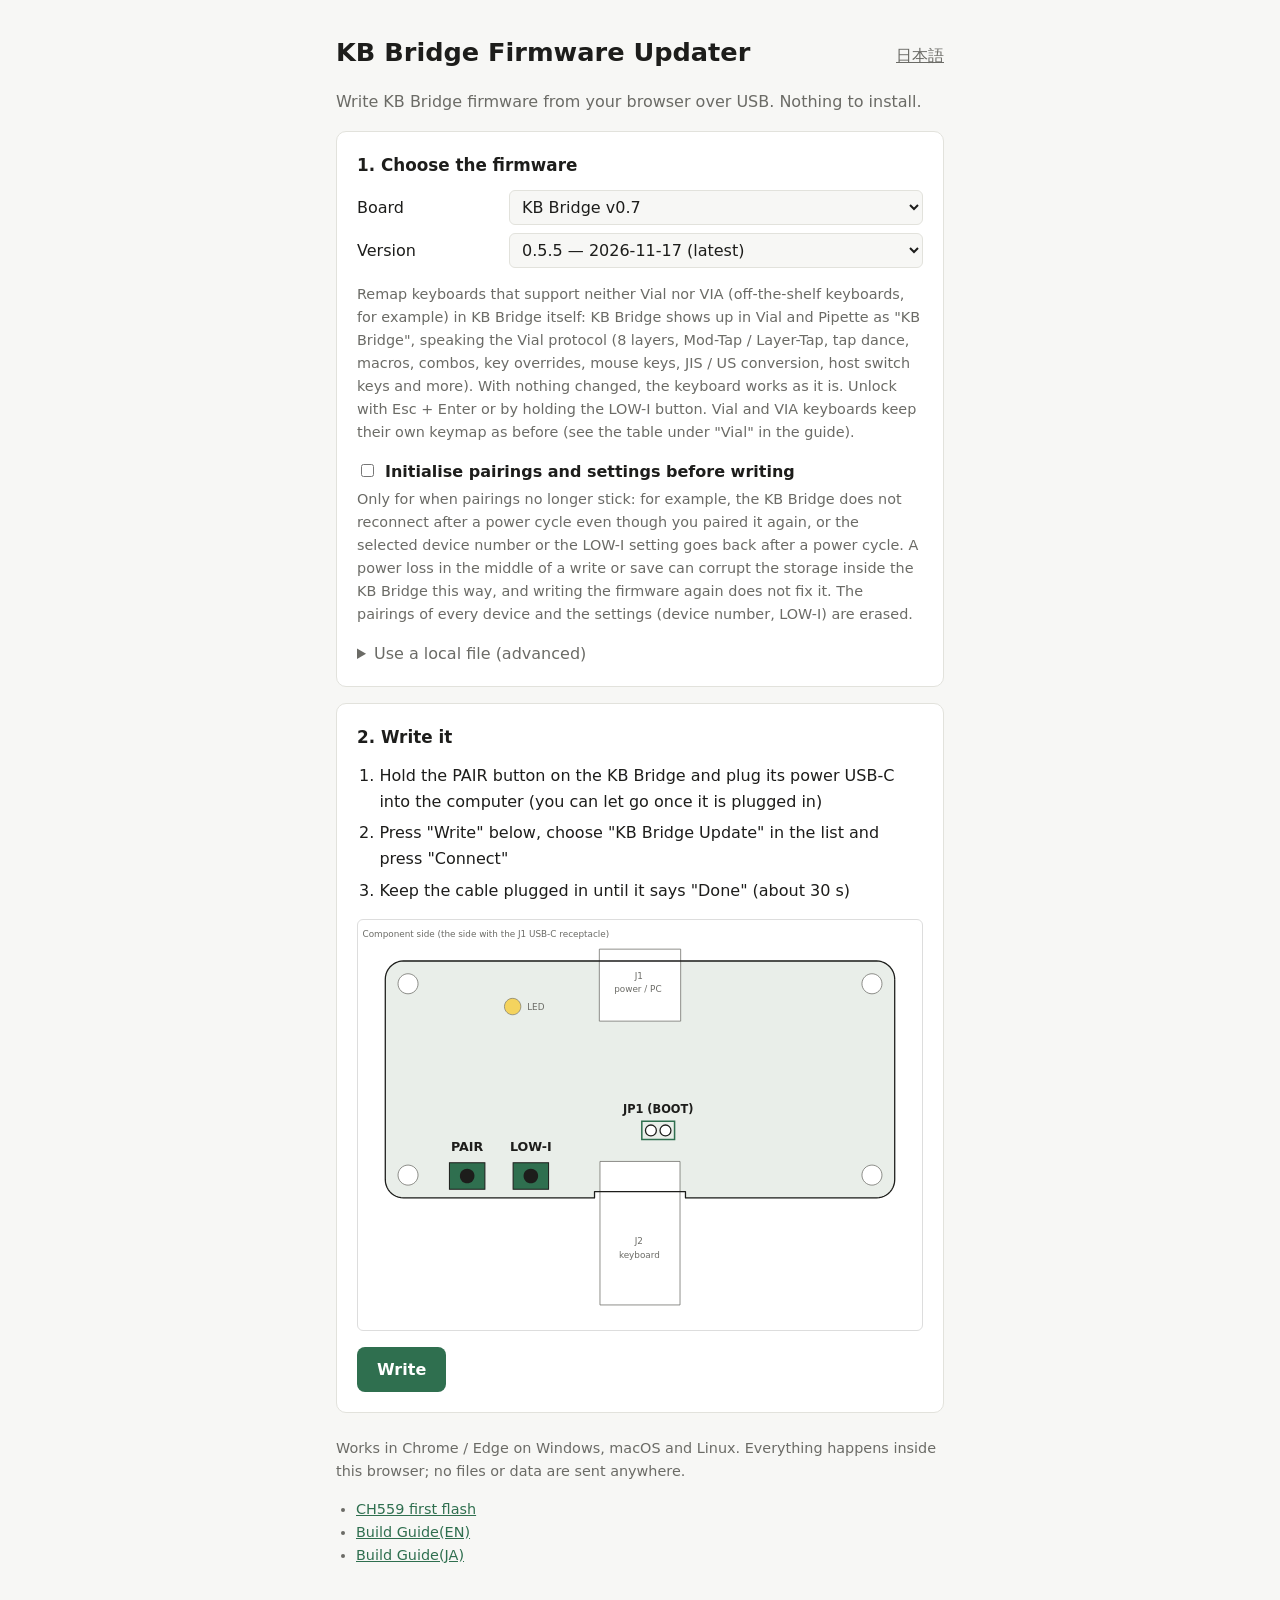
<file: docs/index.html>
<!doctype html>
<html lang="ja">
<head>
<meta charset="utf-8">
<meta name="viewport" content="width=device-width, initial-scale=1">
<title>KB Bridge Firmware Updater</title>
<link rel="stylesheet" href="style.css?v=6">
</head>
<body>
<main>
  <header>
    <h1>KB Bridge Firmware Updater</h1>
    <button id="lang" class="link" type="button">English</button>
  </header>
  <p class="lead" data-i18n="lead"></p>

  <div id="unsupported" class="notice error" hidden data-i18n="unsupported"></div>

  <section>
    <h2 data-i18n="s1"></h2>
    <label class="field"><span data-i18n="board"></span>
      <select id="board"></select>
    </label>
    <label class="field"><span data-i18n="version"></span>
      <select id="fw"></select>
    </label>
    <p id="notes" class="muted"></p>
    <label class="check"><input id="reset" type="checkbox"> <span data-i18n="resetLabel"></span></label>
    <p class="muted" data-i18n="resetHelp"></p>
    <details>
      <summary data-i18n="localSummary"></summary>
      <p class="muted" data-i18n="localHelp"></p>
      <input id="local" type="file" accept=".zip">
    </details>
  </section>

  <section>
    <h2 data-i18n="s2"></h2>
    <ol class="steps">
      <li data-i18n="step1"></li>
      <li data-i18n="step2"></li>
      <li data-i18n="step3"></li>
    </ol>
    <figure class="diagram"><img src="img/buttons.svg" style="max-width:100%;height:auto" alt="PAIR / LOW-I / JP1 (BOOT)"></figure>
    <button id="go" class="primary" type="button" data-i18n="go"></button>
  </section>

  <section id="run" hidden>
    <h2 data-i18n="s3"></h2>
    <div class="bar"><div id="barfill"></div></div>
    <p id="status" class="status"></p>
  </section>

  <footer class="muted">
    <p data-i18n="footer"></p>
    <ul class="links">
      <li><a id="ch559" href="ch559.html">CH559 first flash</a></li>
      <li><a href="guide_en.html">Build Guide(EN)</a></li>
      <li><a href="guide_ja.html">Build Guide(JA)</a></li>
    </ul>
  </footer>
</main>
<script type="module" src="js/app.js"></script>
</body>
</html>
</file>
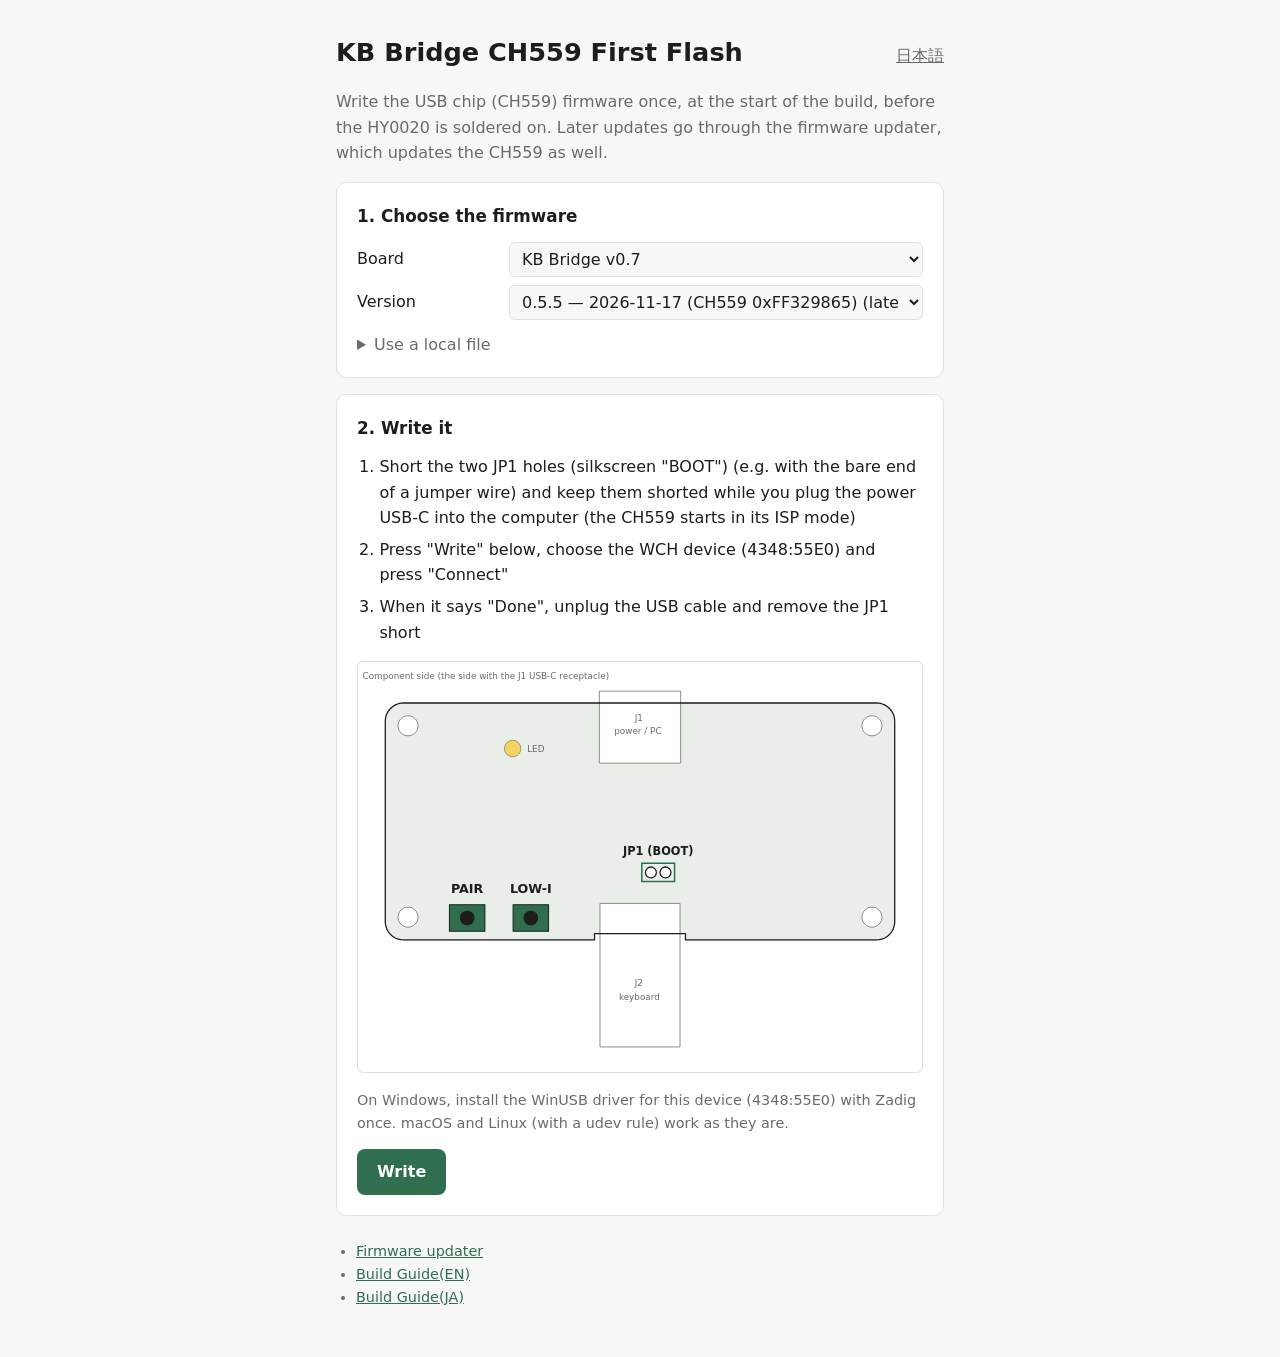
<file: docs/ch559.html>
<!doctype html>
<html lang="ja">
<head>
<meta charset="utf-8">
<meta name="viewport" content="width=device-width, initial-scale=1">
<title>KB Bridge CH559 First Flash</title>
<link rel="stylesheet" href="style.css?v=5">
</head>
<body>
<main>
  <header>
    <h1>KB Bridge CH559 First Flash</h1>
    <button id="lang" class="link" type="button">English</button>
  </header>
  <p class="lead" data-i18n="lead"></p>

  <div id="unsupported" class="notice error" hidden data-i18n="unsupported"></div>

  <section>
    <h2 data-i18n="s1"></h2>
    <label class="field"><span data-i18n="board"></span>
      <select id="board"></select>
    </label>
    <label class="field"><span data-i18n="version"></span>
      <select id="fw"></select>
    </label>
    <details>
      <summary data-i18n="localSummary"></summary>
      <p class="muted" data-i18n="localHelp"></p>
      <input id="local" type="file" accept=".bin">
    </details>
  </section>

  <section>
    <h2 data-i18n="s2"></h2>
    <ol class="steps">
      <li data-i18n="step1"></li>
      <li data-i18n="step2"></li>
      <li data-i18n="step3"></li>
    </ol>
    <figure class="diagram"><img src="img/buttons.svg" style="max-width:100%;height:auto" alt="JP1 (BOOT) / PAIR / LOW-I"></figure>
    <p class="muted" data-i18n="windows"></p>
    <button id="go" class="primary" type="button" data-i18n="go"></button>
  </section>

  <section id="run" hidden>
    <h2 data-i18n="s3"></h2>
    <div class="bar"><div id="barfill"></div></div>
    <p id="status" class="status"></p>
  </section>
  <footer class="muted">
    <ul class="links">
      <li><a id="back" href="./">Firmware updater</a></li>
      <li><a href="guide_en.html#ch559">Build Guide(EN)</a></li>
      <li><a href="guide_ja.html#ch559">Build Guide(JA)</a></li>
    </ul>
  </footer>
</main>
<script type="module" src="js/ch559.js"></script>
</body>
</html>
</file>
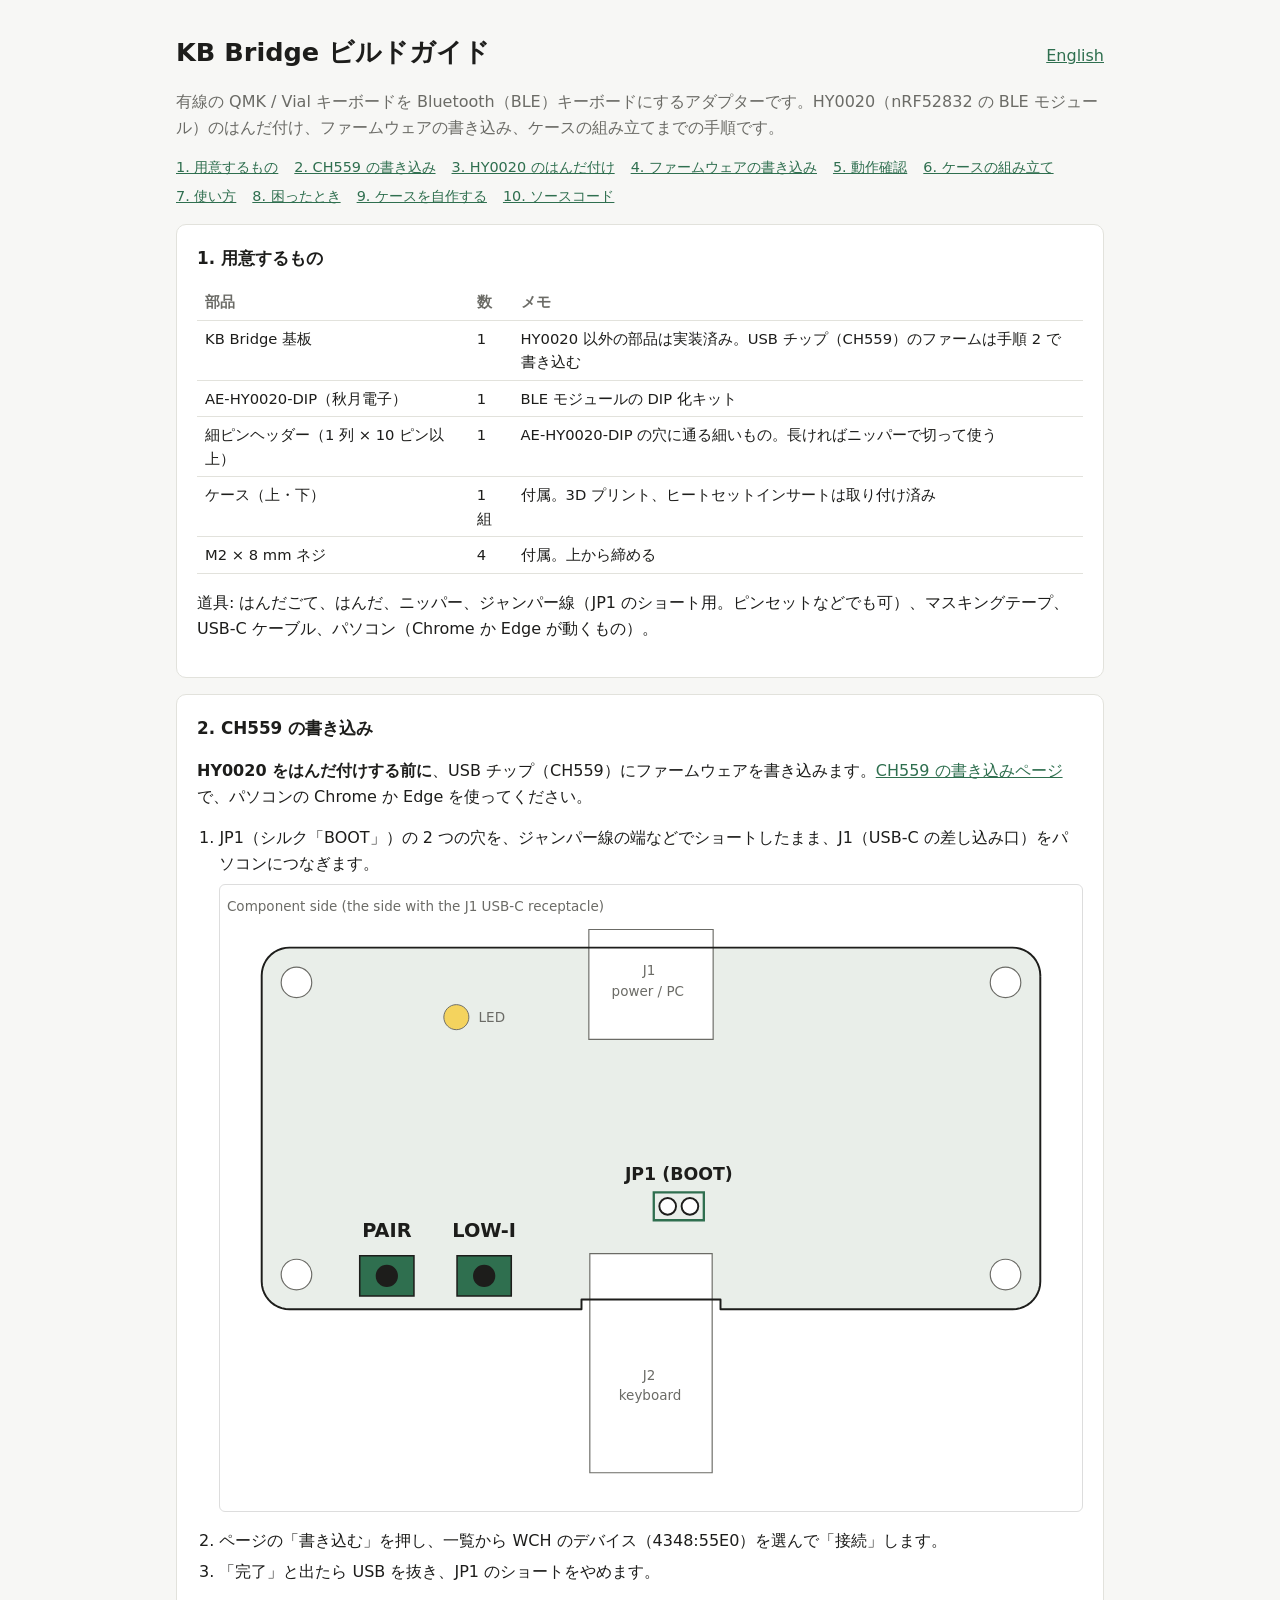
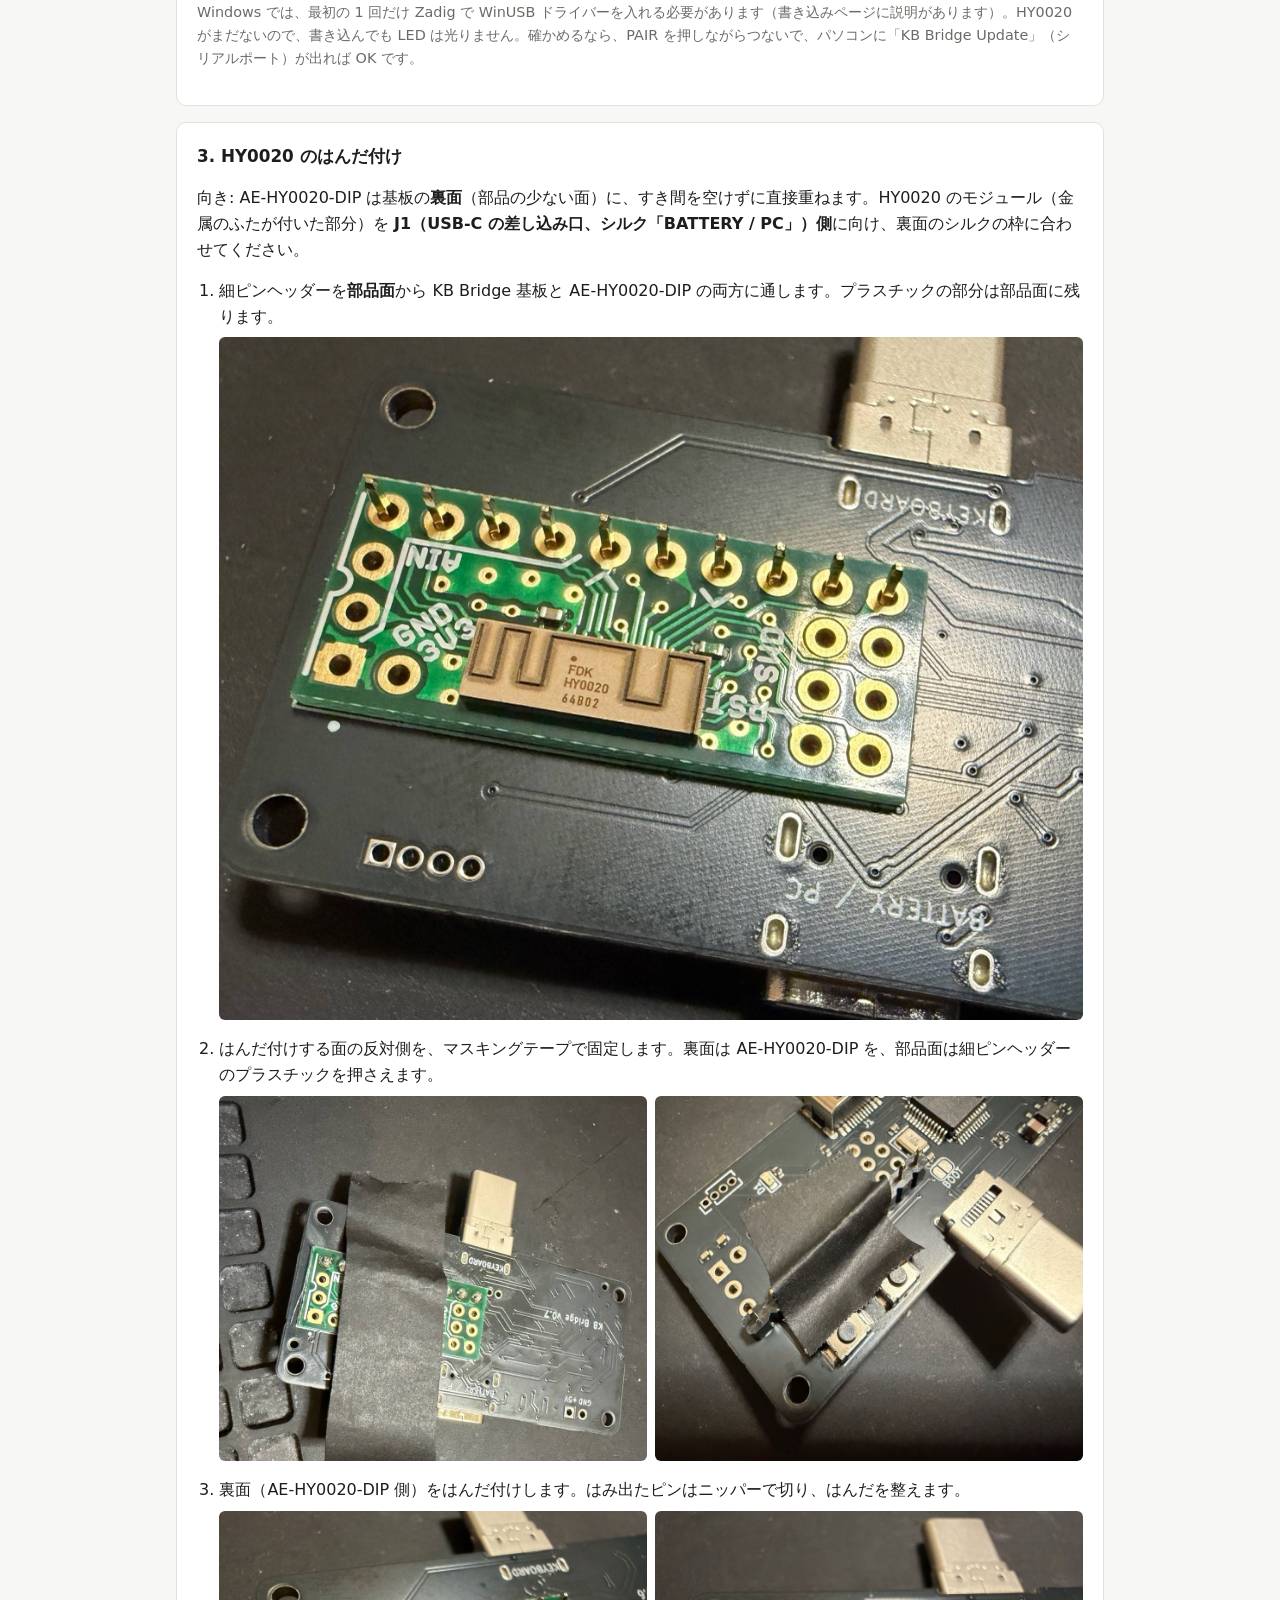
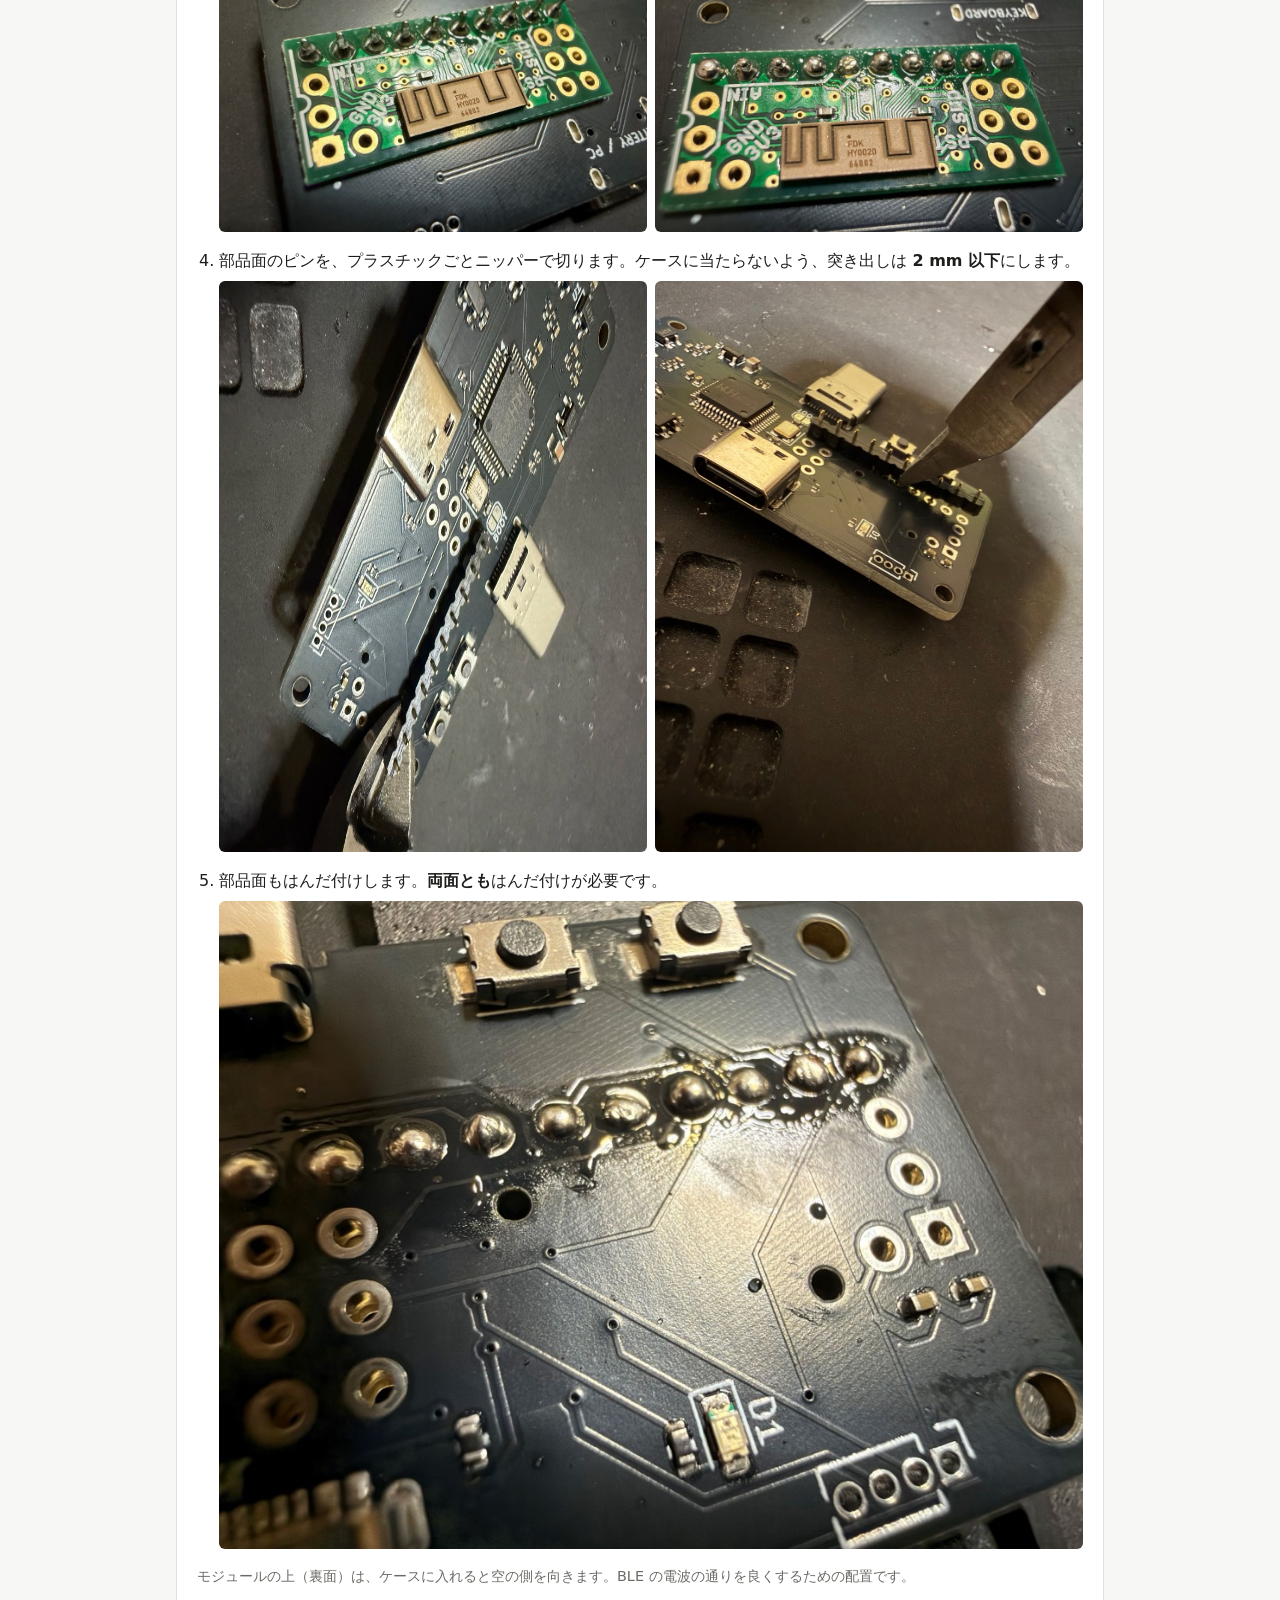
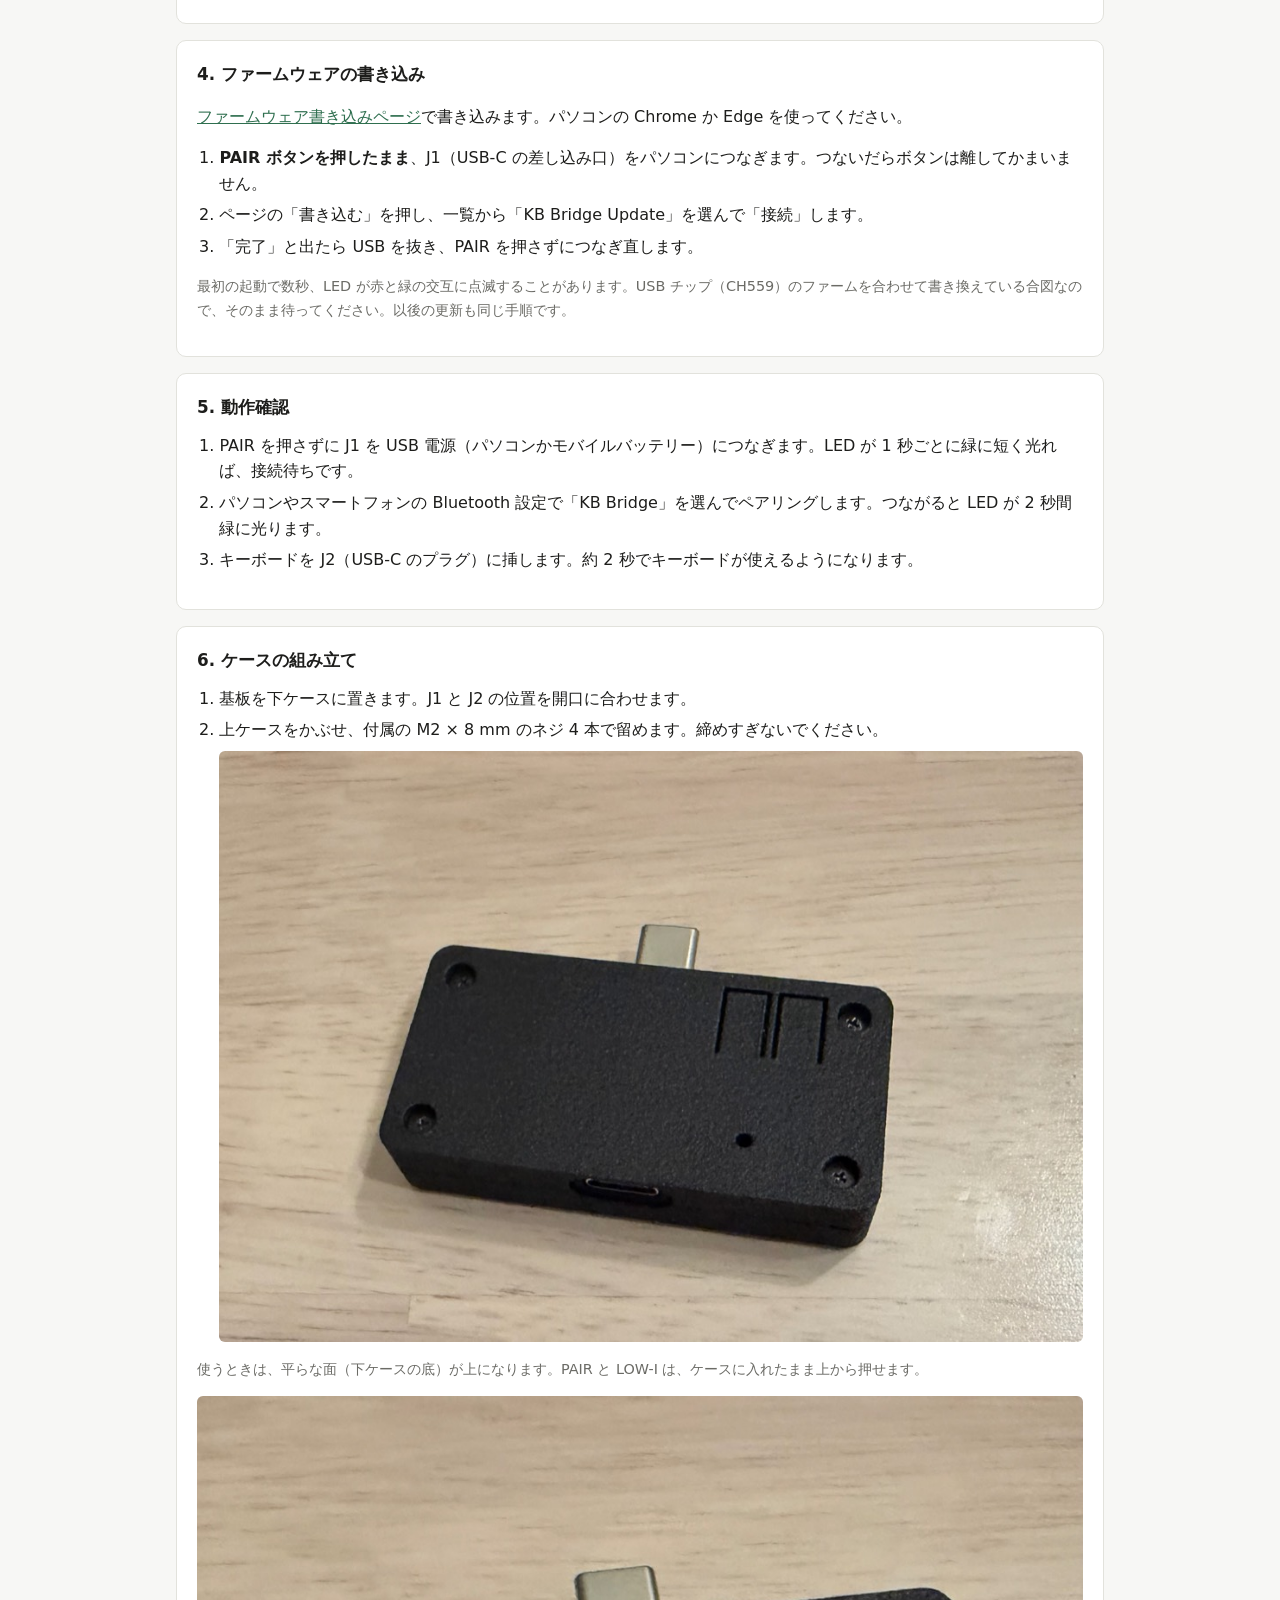
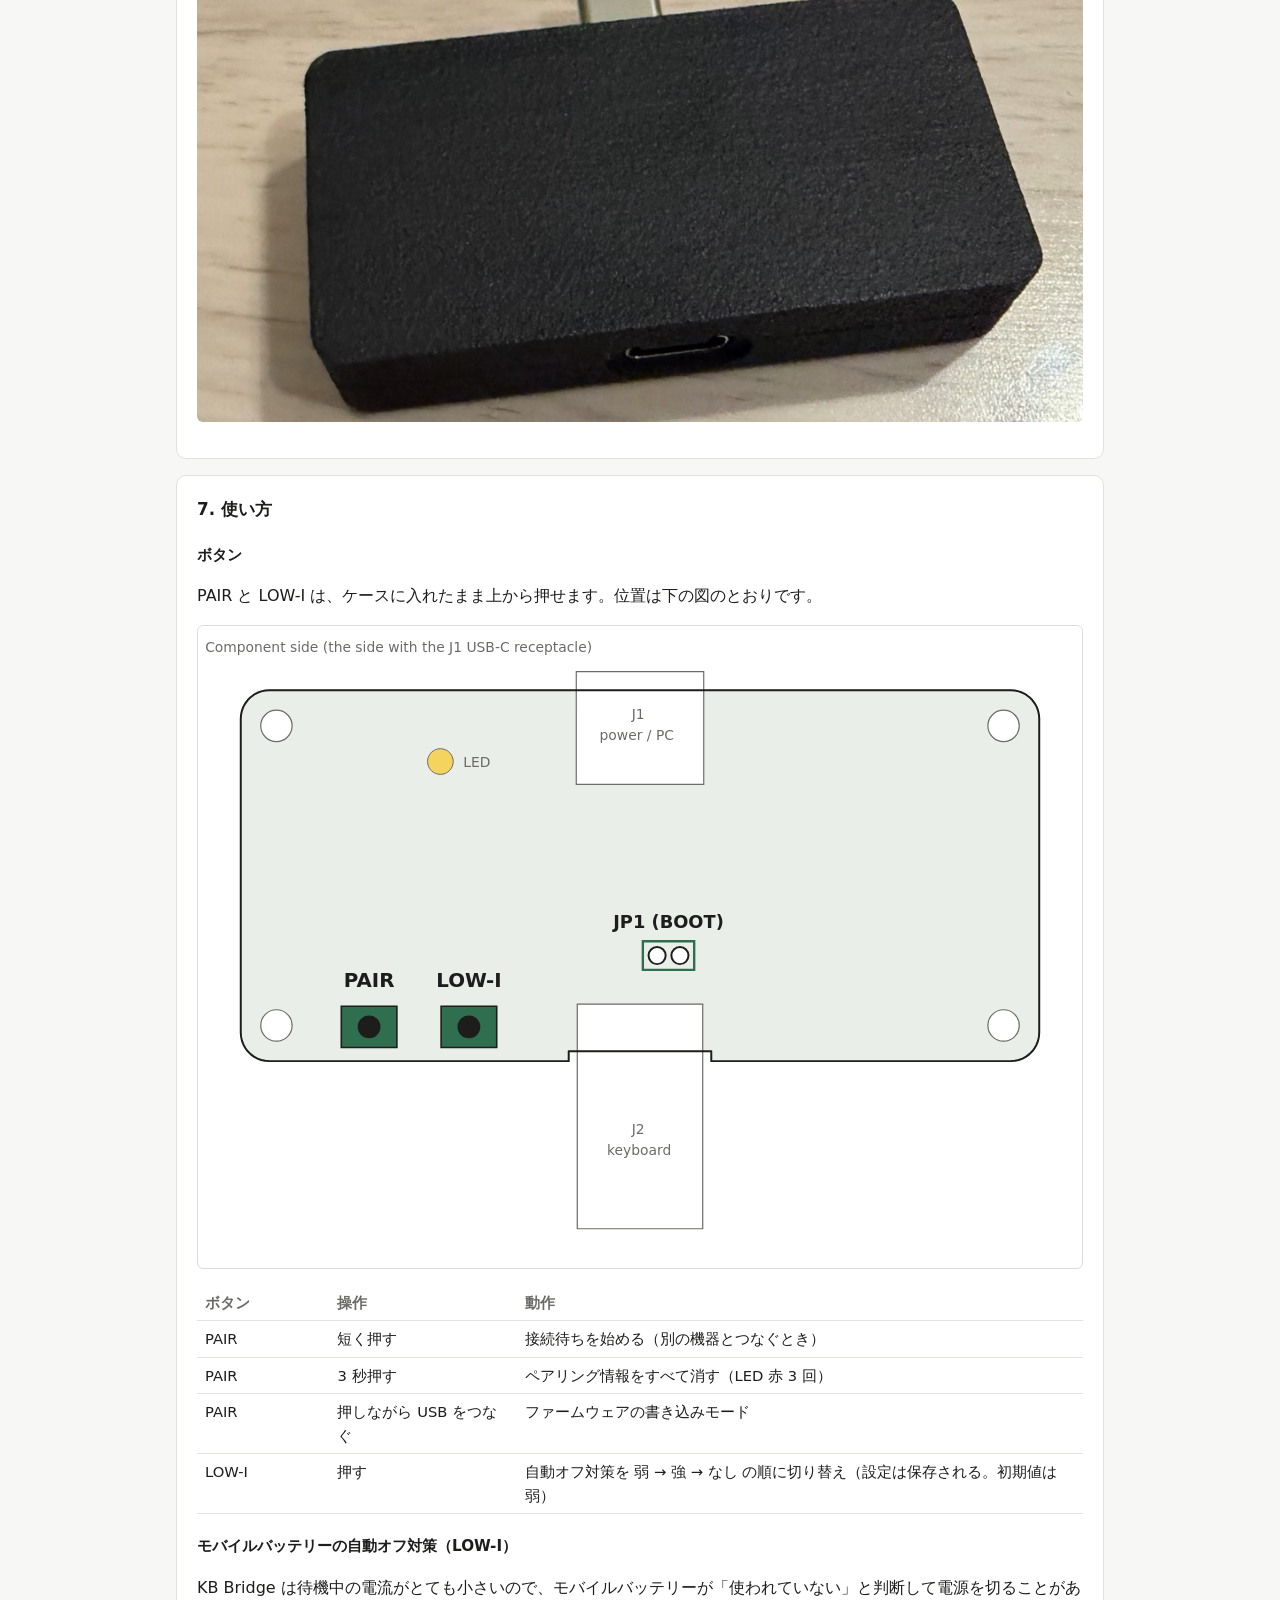
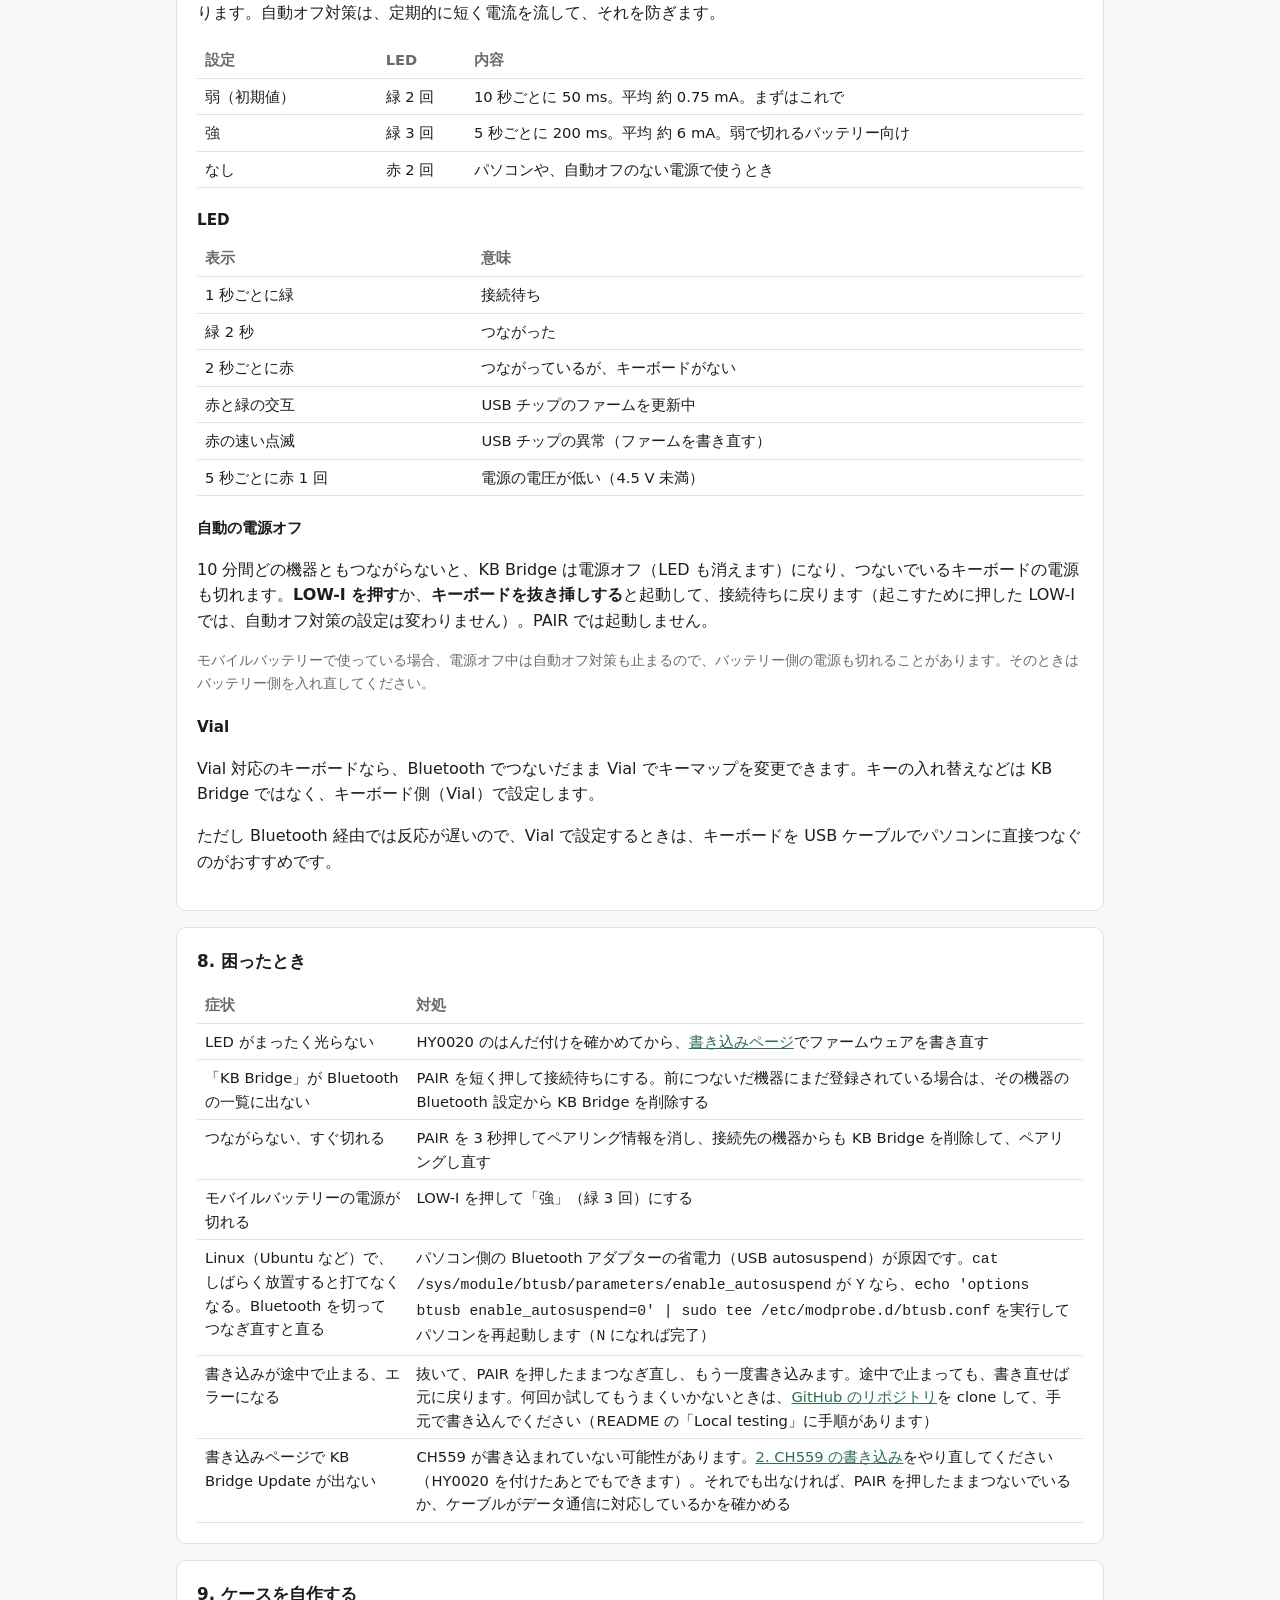
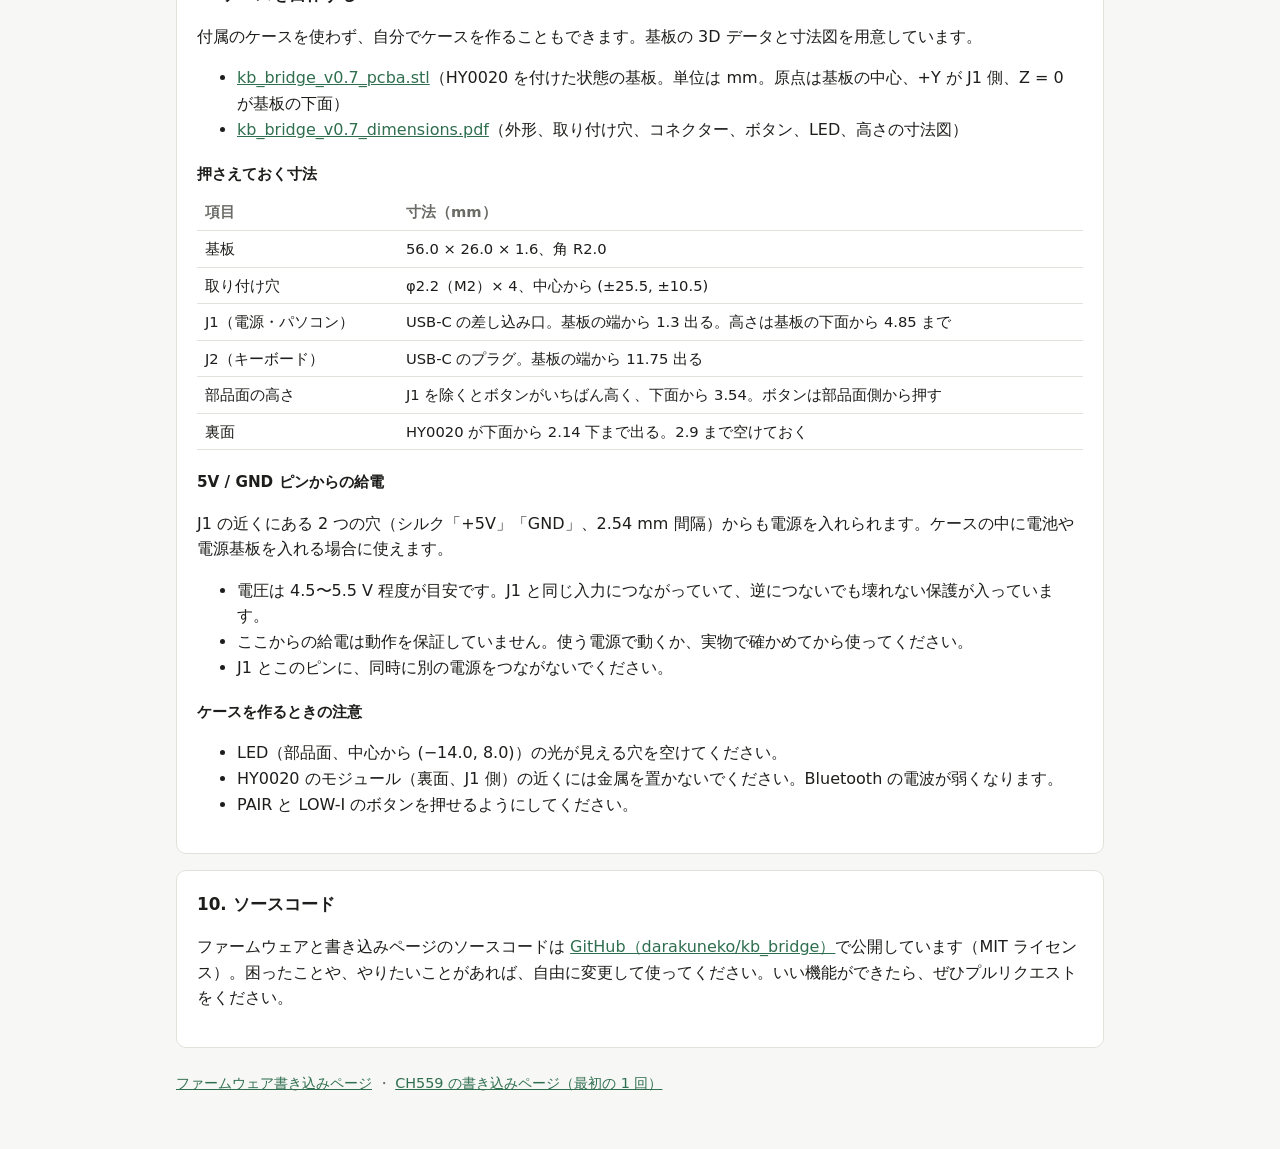
<file: docs/guide.html>
<!doctype html>
<html lang="ja">
<head>
<meta charset="utf-8">
<meta name="viewport" content="width=device-width, initial-scale=1">
<title>KB Bridge Build Guide</title>
<link rel="stylesheet" href="style.css?v=3">
</head>
<body>
<main class="doc">
  <header>
    <h1>KB Bridge ビルドガイド</h1>
    <a href="guide_en.html" lang="en">English</a>
  </header>
  <p class="lead">有線の QMK / Vial キーボードを Bluetooth（BLE）キーボードにするアダプターです。HY0020（nRF52832 の BLE モジュール）のはんだ付け、ファームウェアの書き込み、ケースの組み立てまでの手順です。</p>
  <nav class="toc">
    <a href="#parts">1. 用意するもの</a>
    <a href="#ch559">2. CH559 の書き込み</a>
    <a href="#solder">3. HY0020 のはんだ付け</a>
    <a href="#firmware">4. ファームウェアの書き込み</a>
    <a href="#check">5. 動作確認</a>
    <a href="#case">6. ケースの組み立て</a>
    <a href="#use">7. 使い方</a>
    <a href="#trouble">8. 困ったとき</a>
    <a href="#custom">9. ケースを自作する</a>
    <a href="#source">10. ソースコード</a>
  </nav>

  <section id="parts">
    <h2>1. 用意するもの</h2>
    <table>
      <tr><th>部品</th><th>数</th><th>メモ</th></tr>
      <tr><td>KB Bridge 基板</td><td>1</td><td>HY0020 以外の部品は実装済み。USB チップ（CH559）のファームは手順 2 で書き込む</td></tr>
      <tr><td>AE-HY0020-DIP（秋月電子）</td><td>1</td><td>BLE モジュールの DIP 化キット</td></tr>
      <tr><td>細ピンヘッダー（1 列 × 10 ピン以上）</td><td>1</td><td>AE-HY0020-DIP の穴に通る細いもの。長ければニッパーで切って使う</td></tr>
      <tr><td>ケース（上・下）</td><td>1 組</td><td>付属。3D プリント、ヒートセットインサートは取り付け済み</td></tr>
      <tr><td>M2 × 8 mm ネジ</td><td>4</td><td>付属。上から締める</td></tr>
    </table>
    <p>道具: はんだごて、はんだ、ニッパー、ジャンパー線（JP1 のショート用。ピンセットなどでも可）、マスキングテープ、USB-C ケーブル、パソコン（Chrome か Edge が動くもの）。</p>
  </section>

  <section id="ch559">
    <h2>2. CH559 の書き込み</h2>
    <p><strong>HY0020 をはんだ付けする前に</strong>、USB チップ（CH559）にファームウェアを書き込みます。<a href="ch559.html">CH559 の書き込みページ</a>で、パソコンの Chrome か Edge を使ってください。</p>
    <ol class="steps">
      <li>JP1（シルク「BOOT」）の 2 つの穴を、ジャンパー線の端などでショートしたまま、J1（USB-C の差し込み口）をパソコンにつなぎます。
        <figure class="diagram"><img src="img/buttons.svg" style="max-width:100%;height:auto" alt="部品面の図: JP1（BOOT）の位置"></figure></li>
      <li>ページの「書き込む」を押し、一覧から WCH のデバイス（4348:55E0）を選んで「接続」します。</li>
      <li>「完了」と出たら USB を抜き、JP1 のショートをやめます。</li>
    </ol>
    <p class="muted">Windows では、最初の 1 回だけ Zadig で WinUSB ドライバーを入れる必要があります（書き込みページに説明があります）。HY0020 がまだないので、書き込んでも LED は光りません。確かめるなら、PAIR を押しながらつないで、パソコンに「KB Bridge Update」（シリアルポート）が出れば OK です。</p>
  </section>

  <section id="solder">
    <h2>3. HY0020 のはんだ付け</h2>
    <p>向き: AE-HY0020-DIP は基板の<strong>裏面</strong>（部品の少ない面）に、すき間を空けずに直接重ねます。HY0020 のモジュール（金属のふたが付いた部分）を <strong>J1（USB-C の差し込み口、シルク「BATTERY / PC」）側</strong>に向け、裏面のシルクの枠に合わせてください。</p>
    <ol class="steps">
      <li>細ピンヘッダーを<strong>部品面</strong>から KB Bridge 基板と AE-HY0020-DIP の両方に通します。プラスチックの部分は部品面に残ります。
        <figure><img src="img/solder_1.jpg" alt="裏面に AE-HY0020-DIP を重ね、細ピンヘッダーを通した状態" loading="lazy"></figure></li>
      <li>はんだ付けする面の反対側を、マスキングテープで固定します。裏面は AE-HY0020-DIP を、部品面は細ピンヘッダーのプラスチックを押さえます。
        <figure><img src="img/solder_2.jpg" alt="裏面: AE-HY0020-DIP をマスキングテープで固定" loading="lazy"><img src="img/solder_3.jpg" alt="部品面: 細ピンヘッダーをマスキングテープで固定" loading="lazy"></figure></li>
      <li>裏面（AE-HY0020-DIP 側）をはんだ付けします。はみ出たピンはニッパーで切り、はんだを整えます。
        <figure><img src="img/solder_4.jpg" alt="裏面をはんだ付けした状態" loading="lazy"><img src="img/solder_5.jpg" alt="裏面のピンを切って整えた状態" loading="lazy"></figure></li>
      <li>部品面のピンを、プラスチックごとニッパーで切ります。ケースに当たらないよう、突き出しは <strong>2 mm 以下</strong>にします。
        <figure><img src="img/solder_6.jpg" alt="部品面のピンをプラスチックごとニッパーで切る" loading="lazy"><img src="img/solder_7.jpg" alt="ピンを切っているところ" loading="lazy"></figure></li>
      <li>部品面もはんだ付けします。<strong>両面とも</strong>はんだ付けが必要です。
        <figure><img src="img/solder_8.jpg" alt="部品面をはんだ付けした状態" loading="lazy"></figure></li>
    </ol>
    <p class="muted">モジュールの上（裏面）は、ケースに入れると空の側を向きます。BLE の電波の通りを良くするための配置です。</p>
  </section>

  <section id="firmware">
    <h2>4. ファームウェアの書き込み</h2>
    <p><a href="./">ファームウェア書き込みページ</a>で書き込みます。パソコンの Chrome か Edge を使ってください。</p>
    <ol class="steps">
      <li><strong>PAIR ボタンを押したまま</strong>、J1（USB-C の差し込み口）をパソコンにつなぎます。つないだらボタンは離してかまいません。</li>
      <li>ページの「書き込む」を押し、一覧から「KB Bridge Update」を選んで「接続」します。</li>
      <li>「完了」と出たら USB を抜き、PAIR を押さずにつなぎ直します。</li>
    </ol>
    <p class="muted">最初の起動で数秒、LED が赤と緑の交互に点滅することがあります。USB チップ（CH559）のファームを合わせて書き換えている合図なので、そのまま待ってください。以後の更新も同じ手順です。</p>
  </section>

  <section id="check">
    <h2>5. 動作確認</h2>
    <ol class="steps">
      <li>PAIR を押さずに J1 を USB 電源（パソコンかモバイルバッテリー）につなぎます。LED が 1 秒ごとに緑に短く光れば、接続待ちです。</li>
      <li>パソコンやスマートフォンの Bluetooth 設定で「KB Bridge」を選んでペアリングします。つながると LED が 2 秒間緑に光ります。</li>
      <li>キーボードを J2（USB-C のプラグ）に挿します。約 2 秒でキーボードが使えるようになります。</li>
    </ol>
  </section>

  <section id="case">
    <h2>6. ケースの組み立て</h2>
    <ol class="steps">
      <li>基板を下ケースに置きます。J1 と J2 の位置を開口に合わせます。</li>
      <li>上ケースをかぶせ、付属の M2 × 8 mm のネジ 4 本で留めます。締めすぎないでください。
        <figure><img src="img/case_1.jpg" alt="ネジ止めしたケース。ネジ 4 本と LED の穴がある面" loading="lazy"></figure></li>
    </ol>
    <p class="muted">使うときは、平らな面（下ケースの底）が上になります。PAIR と LOW-I は、ケースに入れたまま上から押せます。</p>
    <figure><img src="img/case_2.jpg" alt="使うときの向き: 平らな面が上" loading="lazy"></figure>
  </section>

  <section id="use">
    <h2>7. 使い方</h2>
    <h3>ボタン</h3>
    <p>PAIR と LOW-I は、ケースに入れたまま上から押せます。位置は下の図のとおりです。</p>
    <figure class="diagram"><img src="img/buttons.svg" style="max-width:100%;height:auto" alt="部品面の図: PAIR と LOW-I のボタン、JP1（BOOT）の位置"></figure>
    <table>
      <tr><th>ボタン</th><th>操作</th><th>動作</th></tr>
      <tr><td>PAIR</td><td>短く押す</td><td>接続待ちを始める（別の機器とつなぐとき）</td></tr>
      <tr><td>PAIR</td><td>3 秒押す</td><td>ペアリング情報をすべて消す（LED 赤 3 回）</td></tr>
      <tr><td>PAIR</td><td>押しながら USB をつなぐ</td><td>ファームウェアの書き込みモード</td></tr>
      <tr><td>LOW-I</td><td>押す</td><td>自動オフ対策を 弱 → 強 → なし の順に切り替え（設定は保存される。初期値は弱）</td></tr>
    </table>
    <h3>モバイルバッテリーの自動オフ対策（LOW-I）</h3>
    <p>KB Bridge は待機中の電流がとても小さいので、モバイルバッテリーが「使われていない」と判断して電源を切ることがあります。自動オフ対策は、定期的に短く電流を流して、それを防ぎます。</p>
    <table>
      <tr><th>設定</th><th>LED</th><th>内容</th></tr>
      <tr><td>弱（初期値）</td><td>緑 2 回</td><td>10 秒ごとに 50 ms。平均 約 0.75 mA。まずはこれで</td></tr>
      <tr><td>強</td><td>緑 3 回</td><td>5 秒ごとに 200 ms。平均 約 6 mA。弱で切れるバッテリー向け</td></tr>
      <tr><td>なし</td><td>赤 2 回</td><td>パソコンや、自動オフのない電源で使うとき</td></tr>
    </table>
    <h3>LED</h3>
    <table>
      <tr><th>表示</th><th>意味</th></tr>
      <tr><td>1 秒ごとに緑</td><td>接続待ち</td></tr>
      <tr><td>緑 2 秒</td><td>つながった</td></tr>
      <tr><td>2 秒ごとに赤</td><td>つながっているが、キーボードがない</td></tr>
      <tr><td>赤と緑の交互</td><td>USB チップのファームを更新中</td></tr>
      <tr><td>赤の速い点滅</td><td>USB チップの異常（ファームを書き直す）</td></tr>
      <tr><td>5 秒ごとに赤 1 回</td><td>電源の電圧が低い（4.5 V 未満）</td></tr>
    </table>
    <h3>自動の電源オフ</h3>
    <p>10 分間どの機器ともつながらないと、KB Bridge は電源オフ（LED も消えます）になり、つないでいるキーボードの電源も切れます。<strong>LOW-I を押す</strong>か、<strong>キーボードを抜き挿しする</strong>と起動して、接続待ちに戻ります（起こすために押した LOW-I では、自動オフ対策の設定は変わりません）。PAIR では起動しません。</p>
    <p class="muted">モバイルバッテリーで使っている場合、電源オフ中は自動オフ対策も止まるので、バッテリー側の電源も切れることがあります。そのときはバッテリー側を入れ直してください。</p>
    <h3>Vial</h3>
    <p>Vial 対応のキーボードなら、Bluetooth でつないだまま Vial でキーマップを変更できます。キーの入れ替えなどは KB Bridge ではなく、キーボード側（Vial）で設定します。</p>
    <p>ただし Bluetooth 経由では反応が遅いので、Vial で設定するときは、キーボードを USB ケーブルでパソコンに直接つなぐのがおすすめです。</p>
  </section>

  <section id="trouble">
    <h2>8. 困ったとき</h2>
    <table>
      <tr><th>症状</th><th>対処</th></tr>
      <tr><td>LED がまったく光らない</td><td>HY0020 のはんだ付けを確かめてから、<a href="./">書き込みページ</a>でファームウェアを書き直す</td></tr>
      <tr><td>「KB Bridge」が Bluetooth の一覧に出ない</td><td>PAIR を短く押して接続待ちにする。前につないだ機器にまだ登録されている場合は、その機器の Bluetooth 設定から KB Bridge を削除する</td></tr>
      <tr><td>つながらない、すぐ切れる</td><td>PAIR を 3 秒押してペアリング情報を消し、接続先の機器からも KB Bridge を削除して、ペアリングし直す</td></tr>
      <tr><td>モバイルバッテリーの電源が切れる</td><td>LOW-I を押して「強」（緑 3 回）にする</td></tr>
      <tr><td>Linux（Ubuntu など）で、しばらく放置すると打てなくなる。Bluetooth を切ってつなぎ直すと直る</td><td>パソコン側の Bluetooth アダプターの省電力（USB autosuspend）が原因です。<code>cat /sys/module/btusb/parameters/enable_autosuspend</code> が <code>Y</code> なら、<code>echo 'options btusb enable_autosuspend=0' | sudo tee /etc/modprobe.d/btusb.conf</code> を実行してパソコンを再起動します（<code>N</code> になれば完了）</td></tr>
      <tr><td>書き込みが途中で止まる、エラーになる</td><td>抜いて、PAIR を押したままつなぎ直し、もう一度書き込みます。途中で止まっても、書き直せば元に戻ります。何回か試してもうまくいかないときは、<a href="https://github.com/darakuneko/kb_bridge">GitHub のリポジトリ</a>を clone して、手元で書き込んでください（README の「Local testing」に手順があります）</td></tr>
      <tr><td>書き込みページで KB Bridge Update が出ない</td><td>CH559 が書き込まれていない可能性があります。<a href="#ch559">2. CH559 の書き込み</a>をやり直してください（HY0020 を付けたあとでもできます）。それでも出なければ、PAIR を押したままつないでいるか、ケーブルがデータ通信に対応しているかを確かめる</td></tr>
    </table>
  </section>

  <section id="custom">
    <h2>9. ケースを自作する</h2>
    <p>付属のケースを使わず、自分でケースを作ることもできます。基板の 3D データと寸法図を用意しています。</p>
    <ul>
      <li><a href="hardware/kb_bridge_v0.7_pcba.stl" download>kb_bridge_v0.7_pcba.stl</a>（HY0020 を付けた状態の基板。単位は mm。原点は基板の中心、+Y が J1 側、Z = 0 が基板の下面）</li>
      <li><a href="hardware/kb_bridge_v0.7_dimensions.pdf">kb_bridge_v0.7_dimensions.pdf</a>（外形、取り付け穴、コネクター、ボタン、LED、高さの寸法図）</li>
    </ul>
    <h3>押さえておく寸法</h3>
    <table>
      <tr><th>項目</th><th>寸法（mm）</th></tr>
      <tr><td>基板</td><td>56.0 × 26.0 × 1.6、角 R2.0</td></tr>
      <tr><td>取り付け穴</td><td>φ2.2（M2）× 4、中心から (±25.5, ±10.5)</td></tr>
      <tr><td>J1（電源・パソコン）</td><td>USB-C の差し込み口。基板の端から 1.3 出る。高さは基板の下面から 4.85 まで</td></tr>
      <tr><td>J2（キーボード）</td><td>USB-C のプラグ。基板の端から 11.75 出る</td></tr>
      <tr><td>部品面の高さ</td><td>J1 を除くとボタンがいちばん高く、下面から 3.54。ボタンは部品面側から押す</td></tr>
      <tr><td>裏面</td><td>HY0020 が下面から 2.14 下まで出る。2.9 まで空けておく</td></tr>
    </table>
    <h3>5V / GND ピンからの給電</h3>
    <p>J1 の近くにある 2 つの穴（シルク「+5V」「GND」、2.54 mm 間隔）からも電源を入れられます。ケースの中に電池や電源基板を入れる場合に使えます。</p>
    <ul>
      <li>電圧は 4.5〜5.5 V 程度が目安です。J1 と同じ入力につながっていて、逆につないでも壊れない保護が入っています。</li>
      <li>ここからの給電は動作を保証していません。使う電源で動くか、実物で確かめてから使ってください。</li>
      <li>J1 とこのピンに、同時に別の電源をつながないでください。</li>
    </ul>
    <h3>ケースを作るときの注意</h3>
    <ul>
      <li>LED（部品面、中心から (−14.0, 8.0)）の光が見える穴を空けてください。</li>
      <li>HY0020 のモジュール（裏面、J1 側）の近くには金属を置かないでください。Bluetooth の電波が弱くなります。</li>
      <li>PAIR と LOW-I のボタンを押せるようにしてください。</li>
    </ul>
  </section>

  <section id="source">
    <h2>10. ソースコード</h2>
    <p>ファームウェアと書き込みページのソースコードは <a href="https://github.com/darakuneko/kb_bridge">GitHub（darakuneko/kb_bridge）</a>で公開しています（MIT ライセンス）。困ったことや、やりたいことがあれば、自由に変更して使ってください。いい機能ができたら、ぜひプルリクエストをください。</p>
  </section>

  <footer class="muted">
    <p><a href="./">ファームウェア書き込みページ</a> ・ <a href="ch559.html">CH559 の書き込みページ（最初の 1 回）</a></p>
  </footer>
</main>
</body>
</html>
</file>
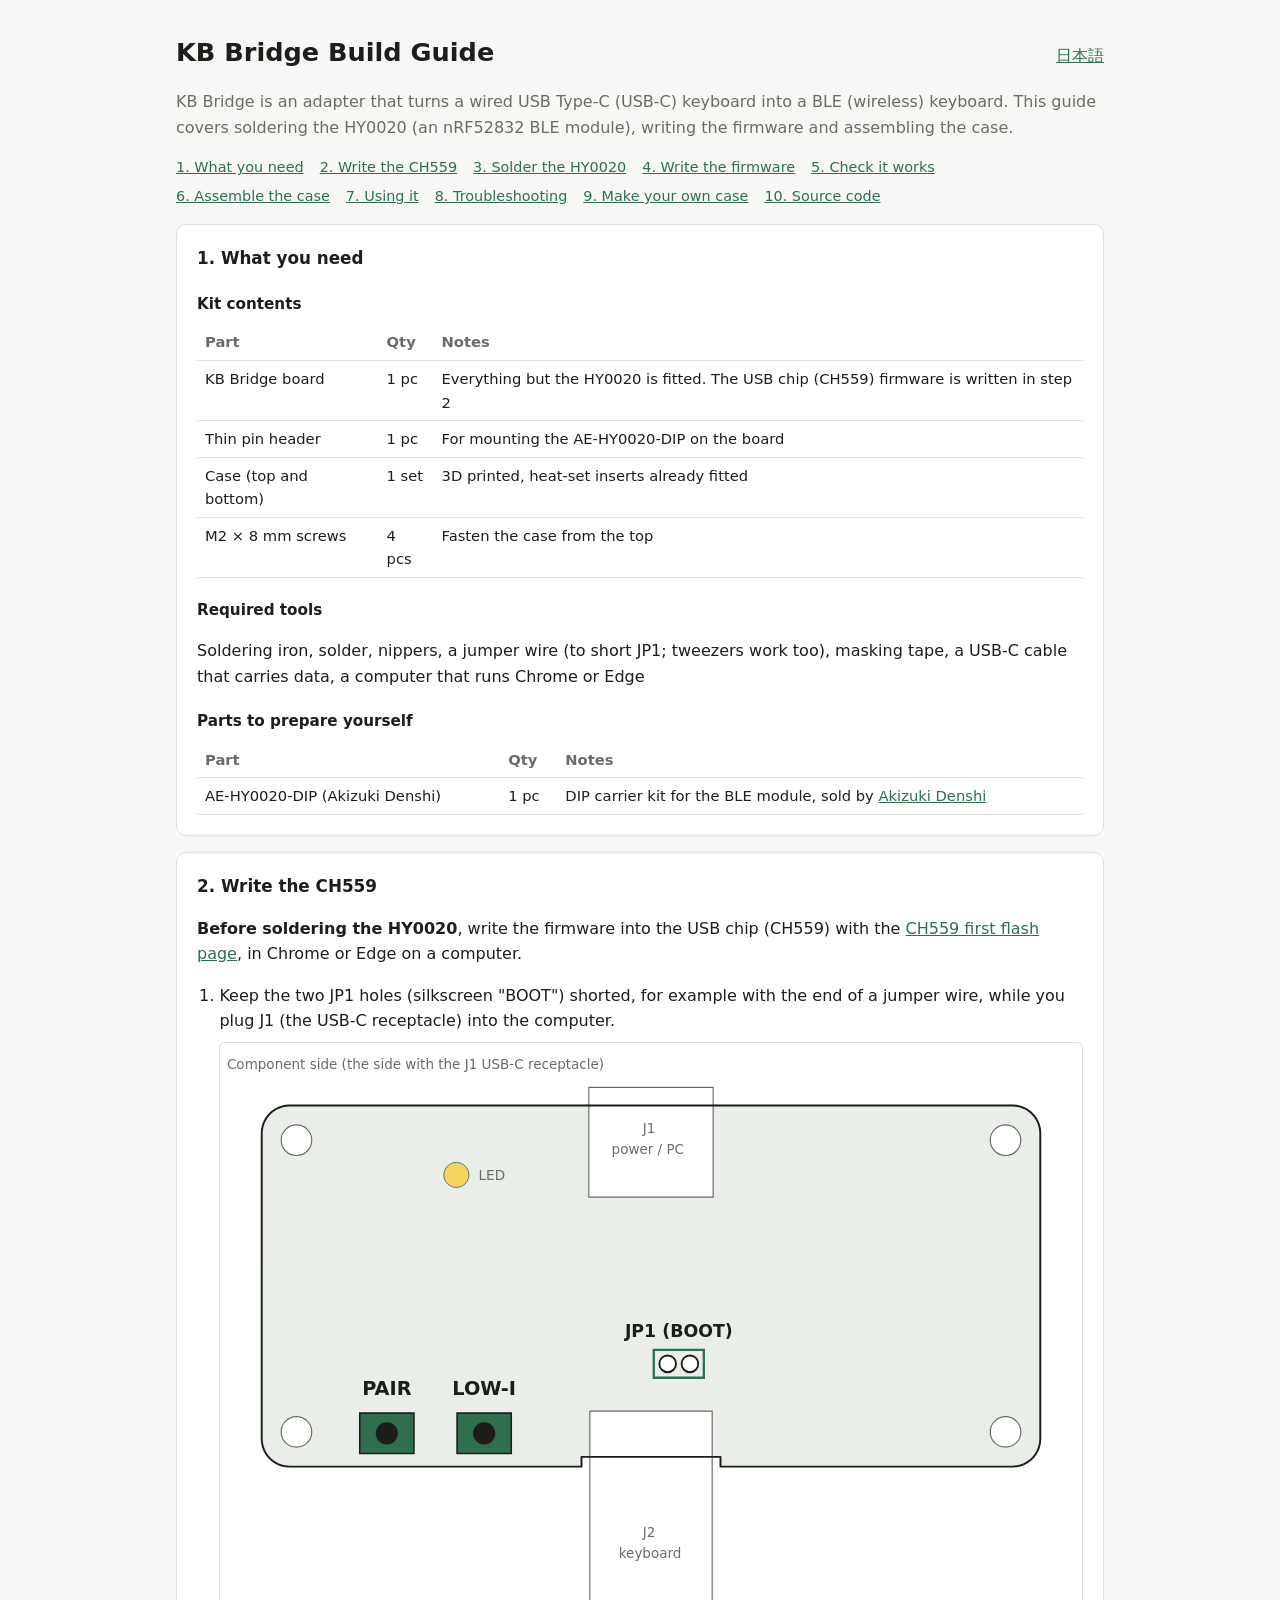
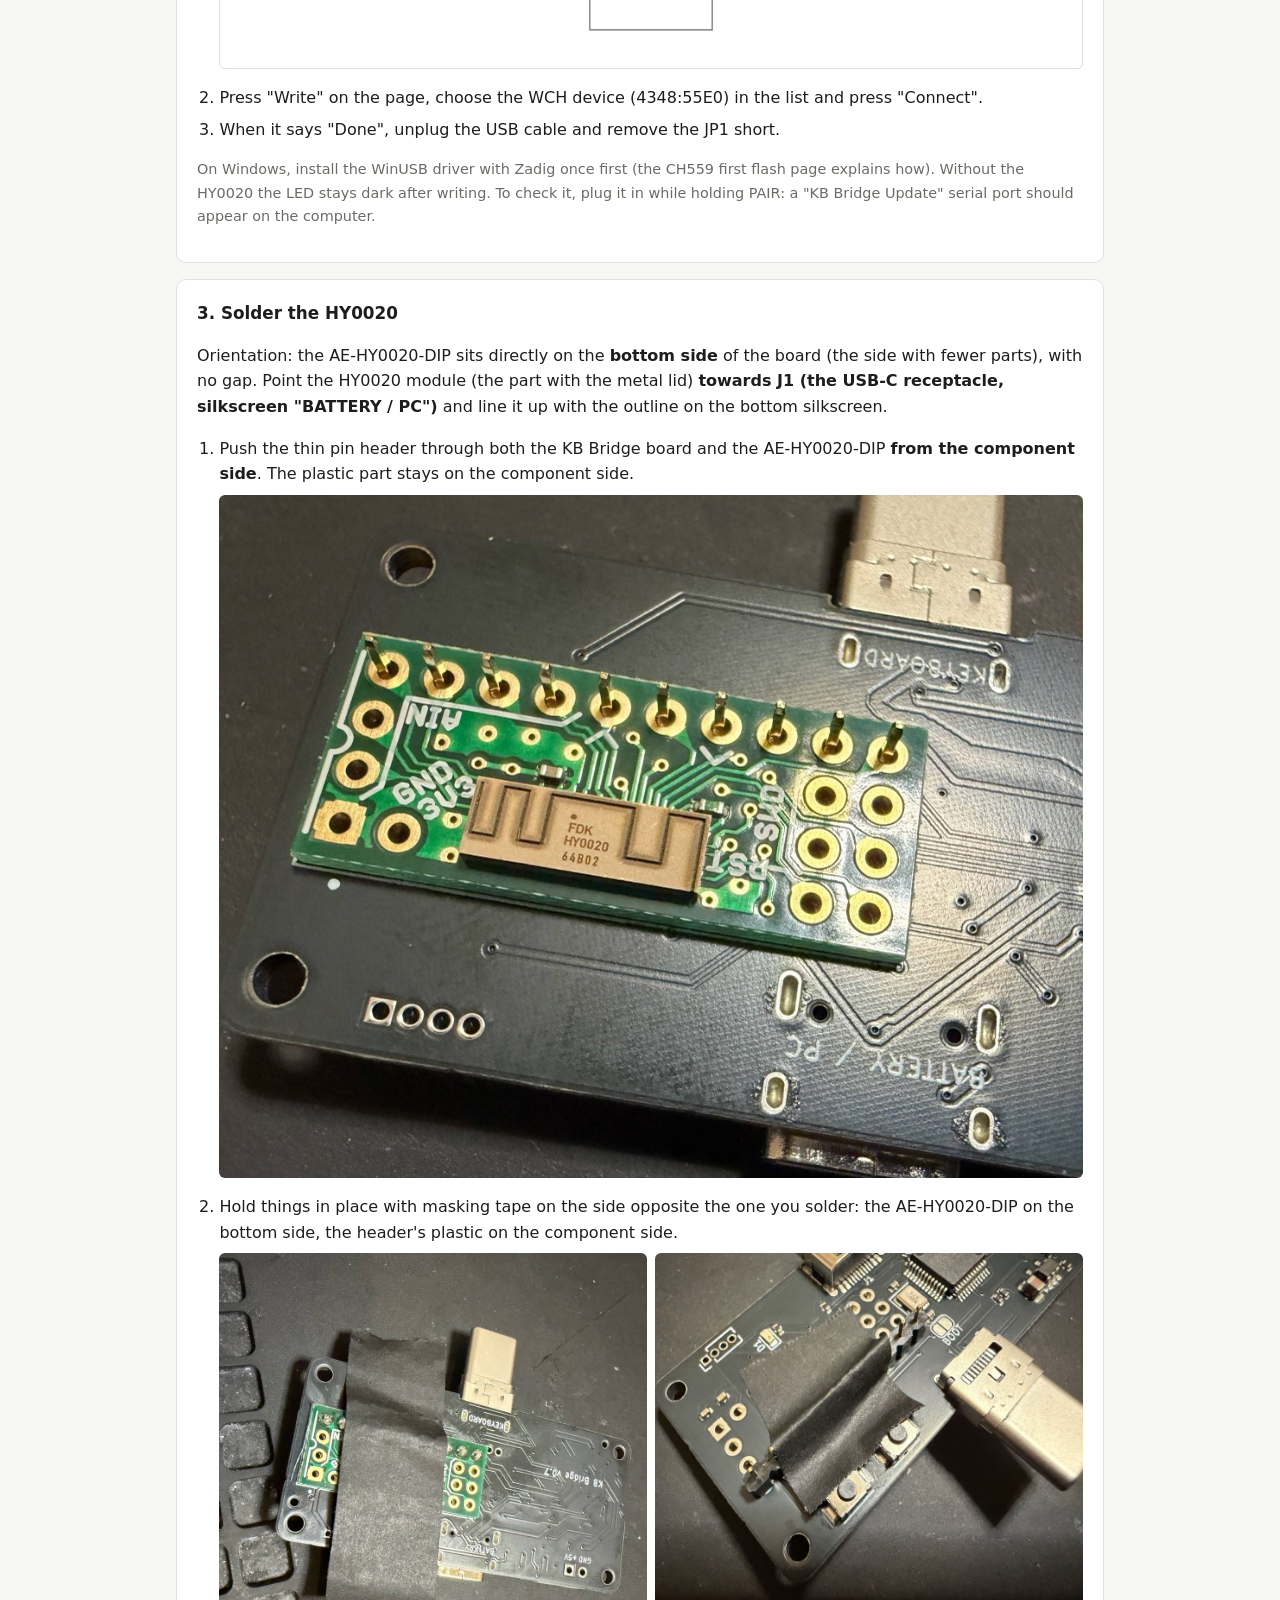
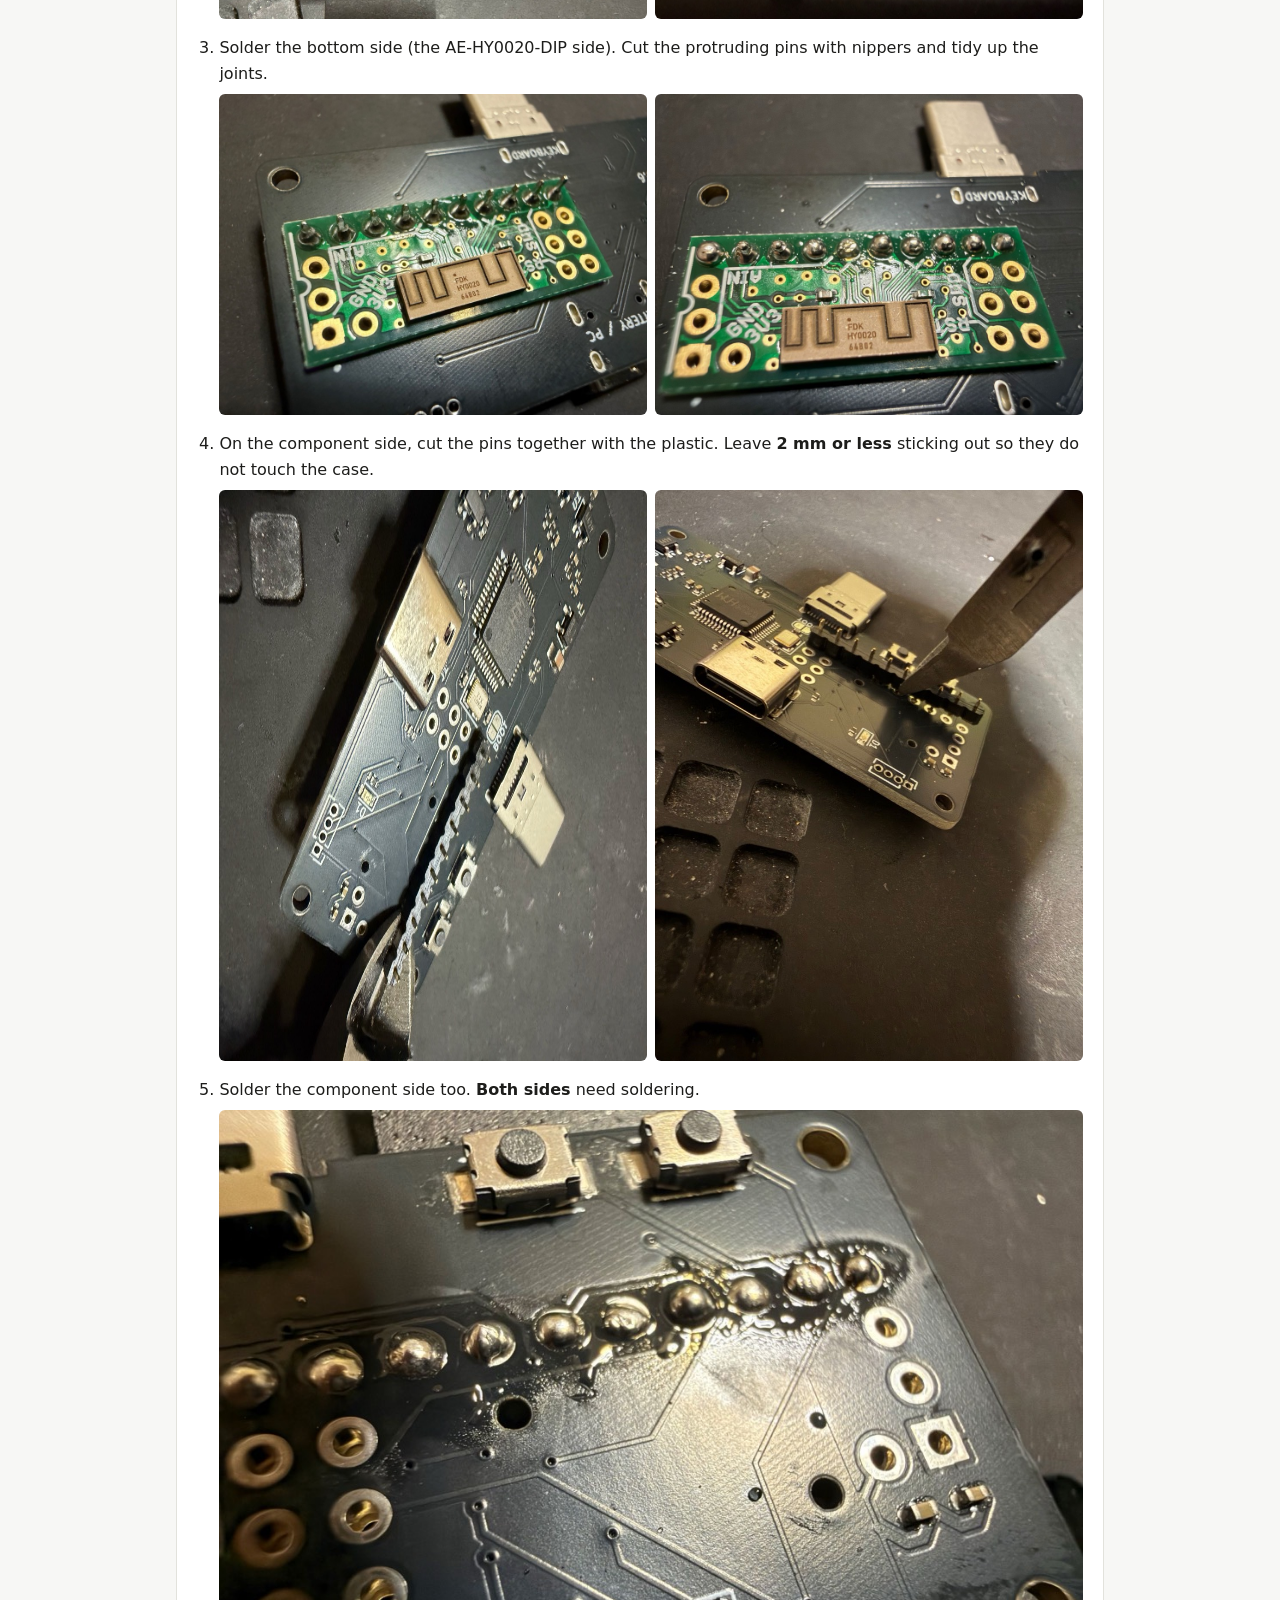
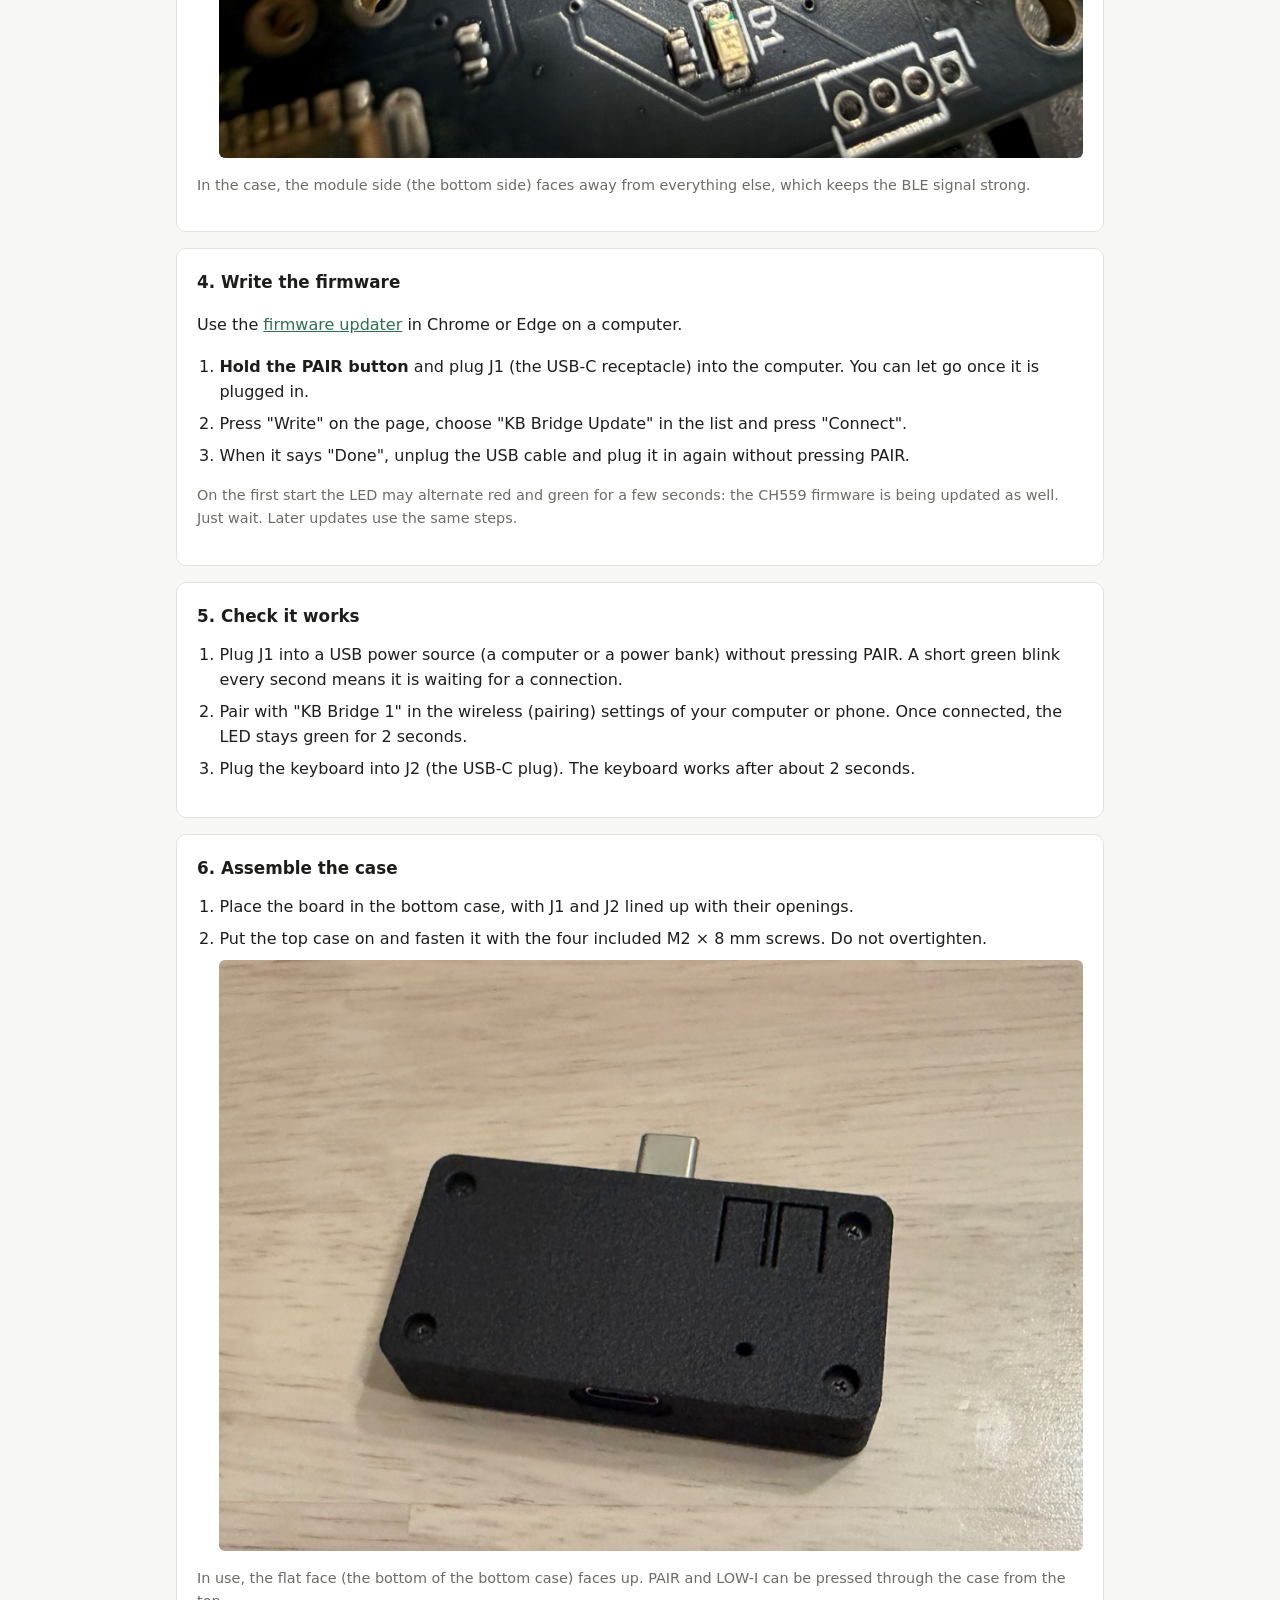
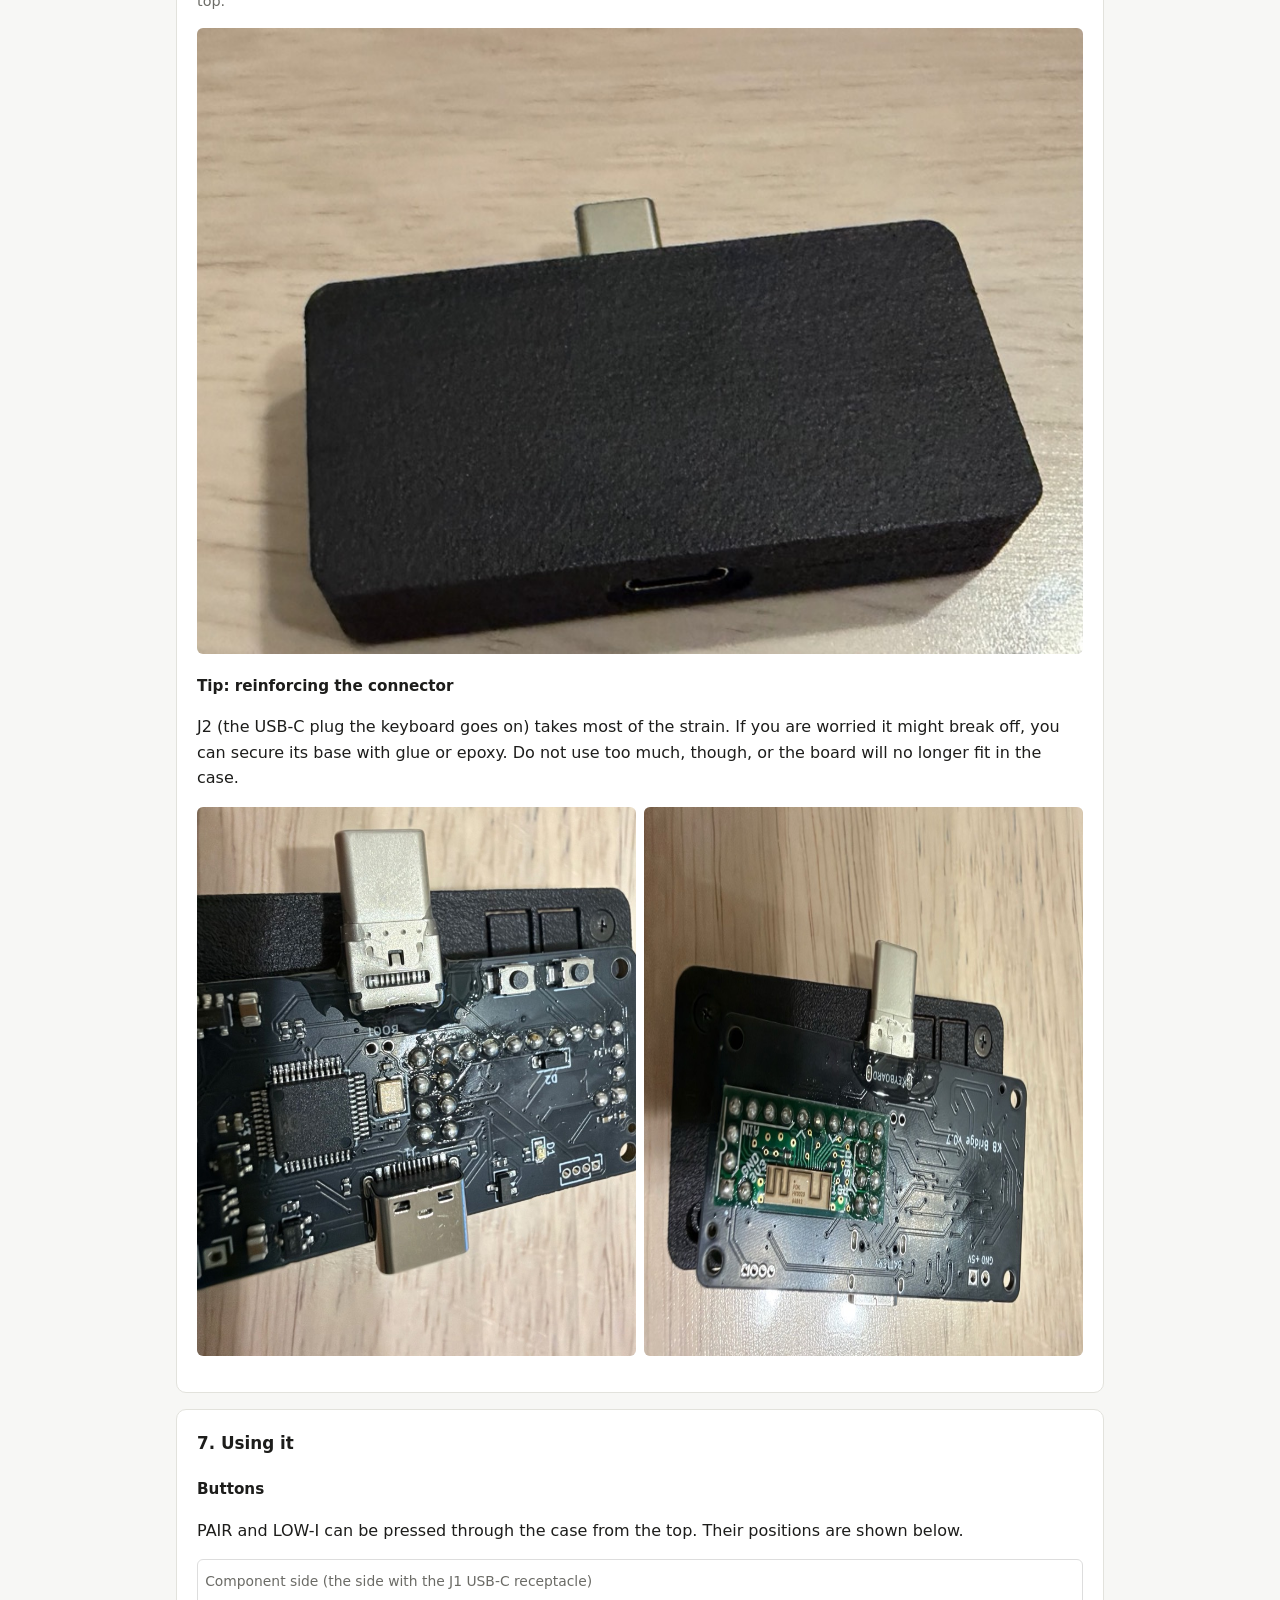
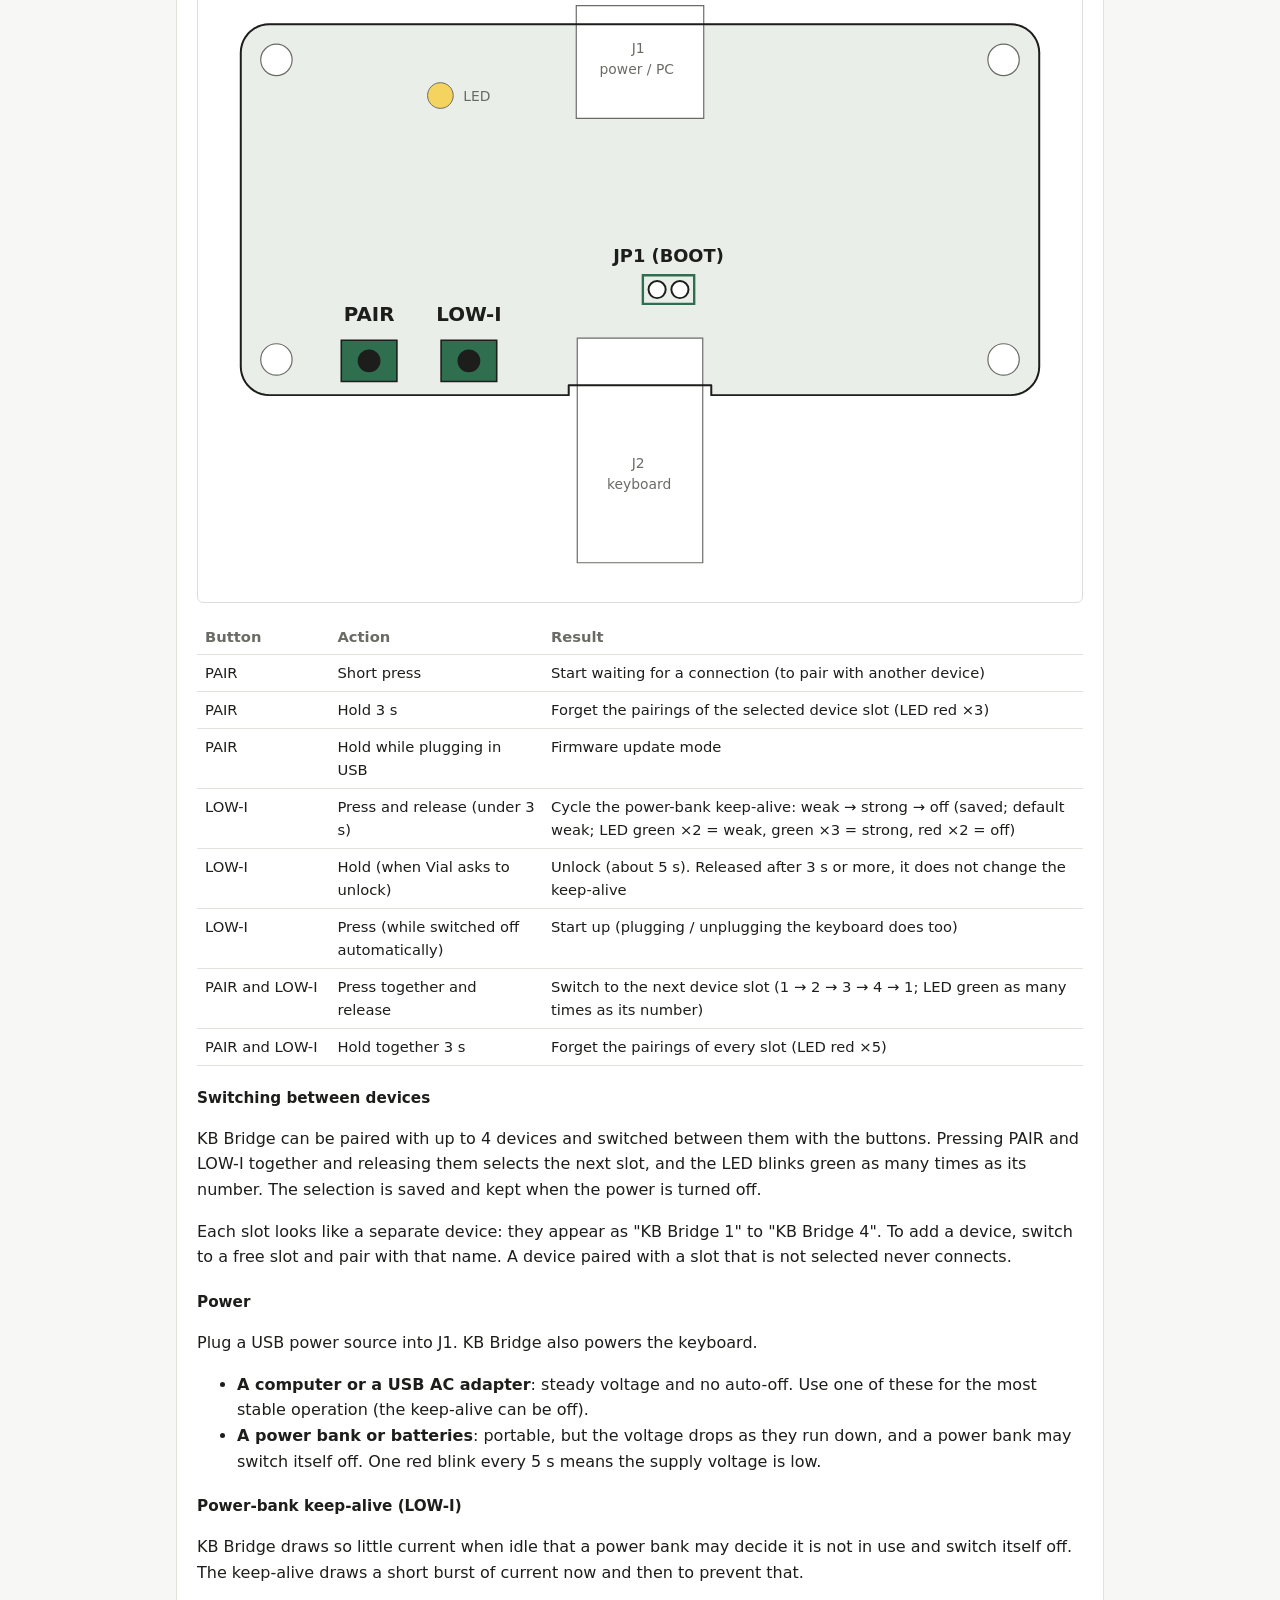
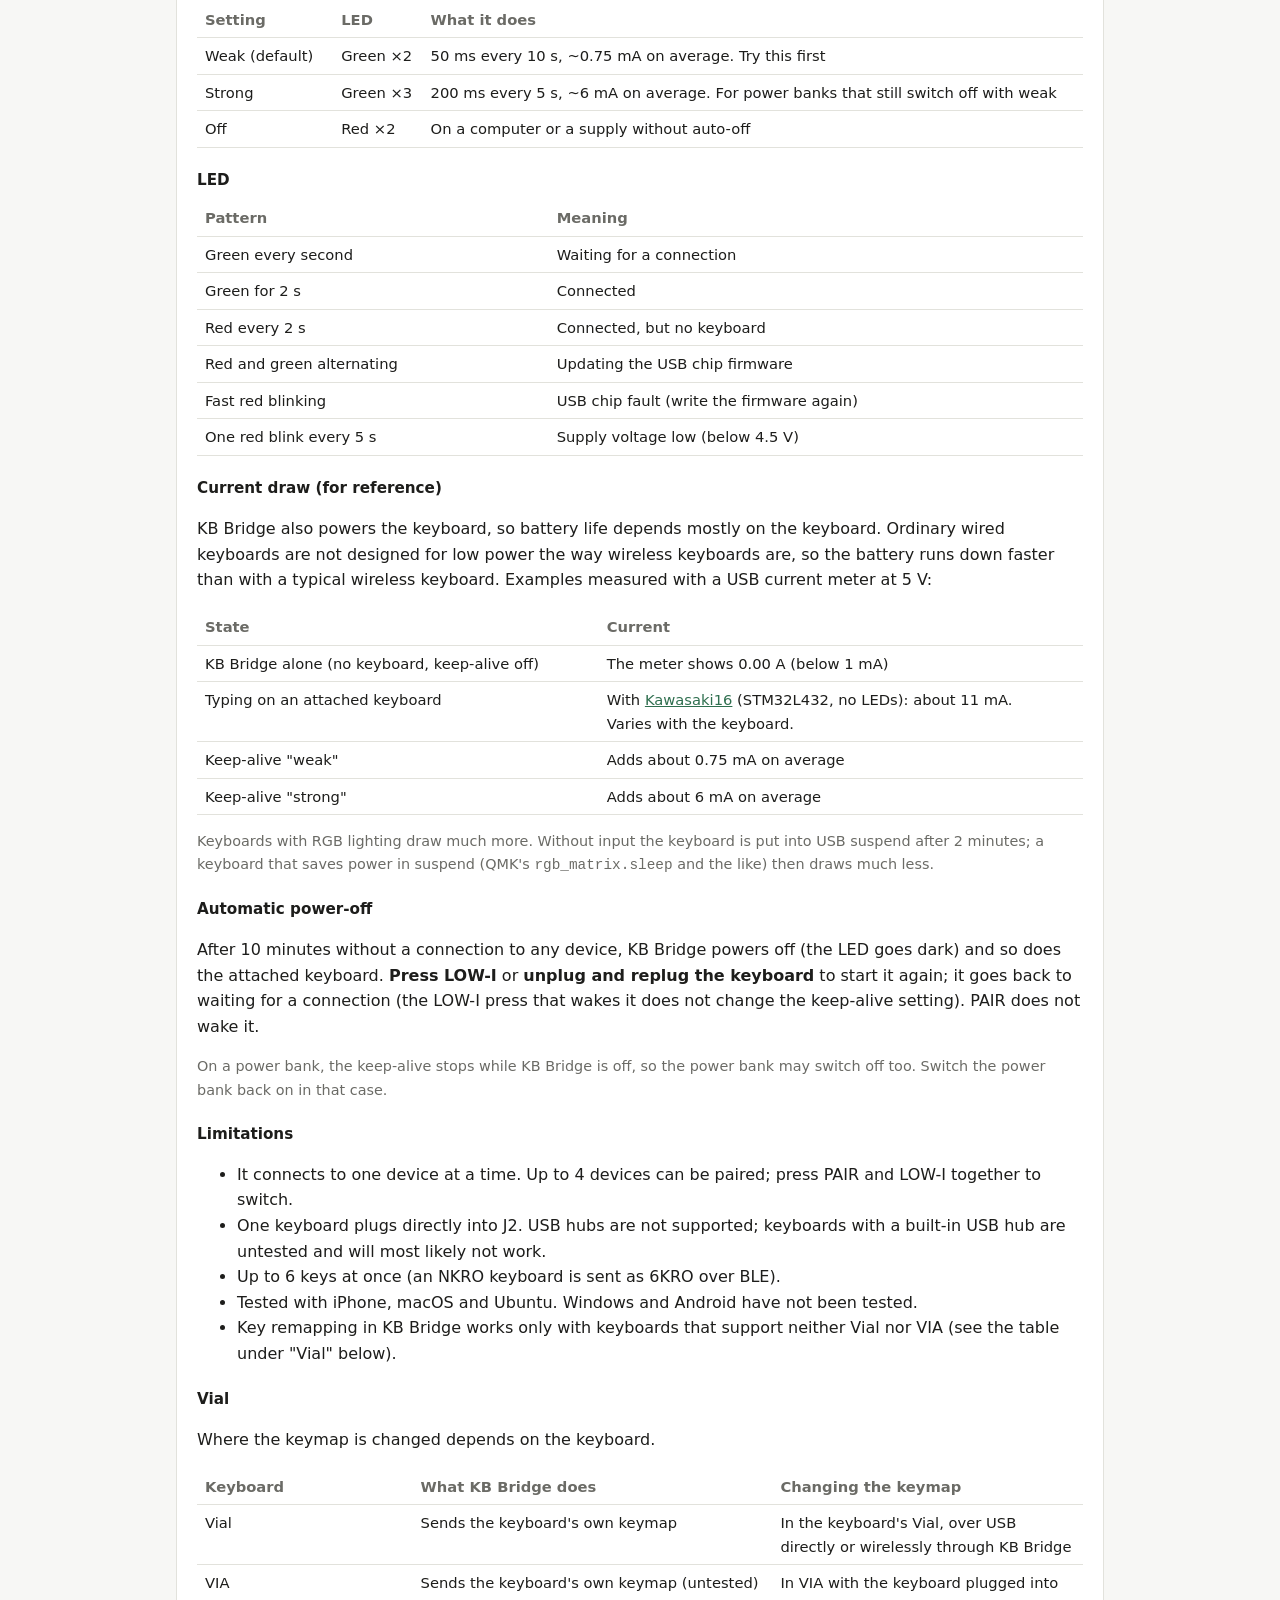
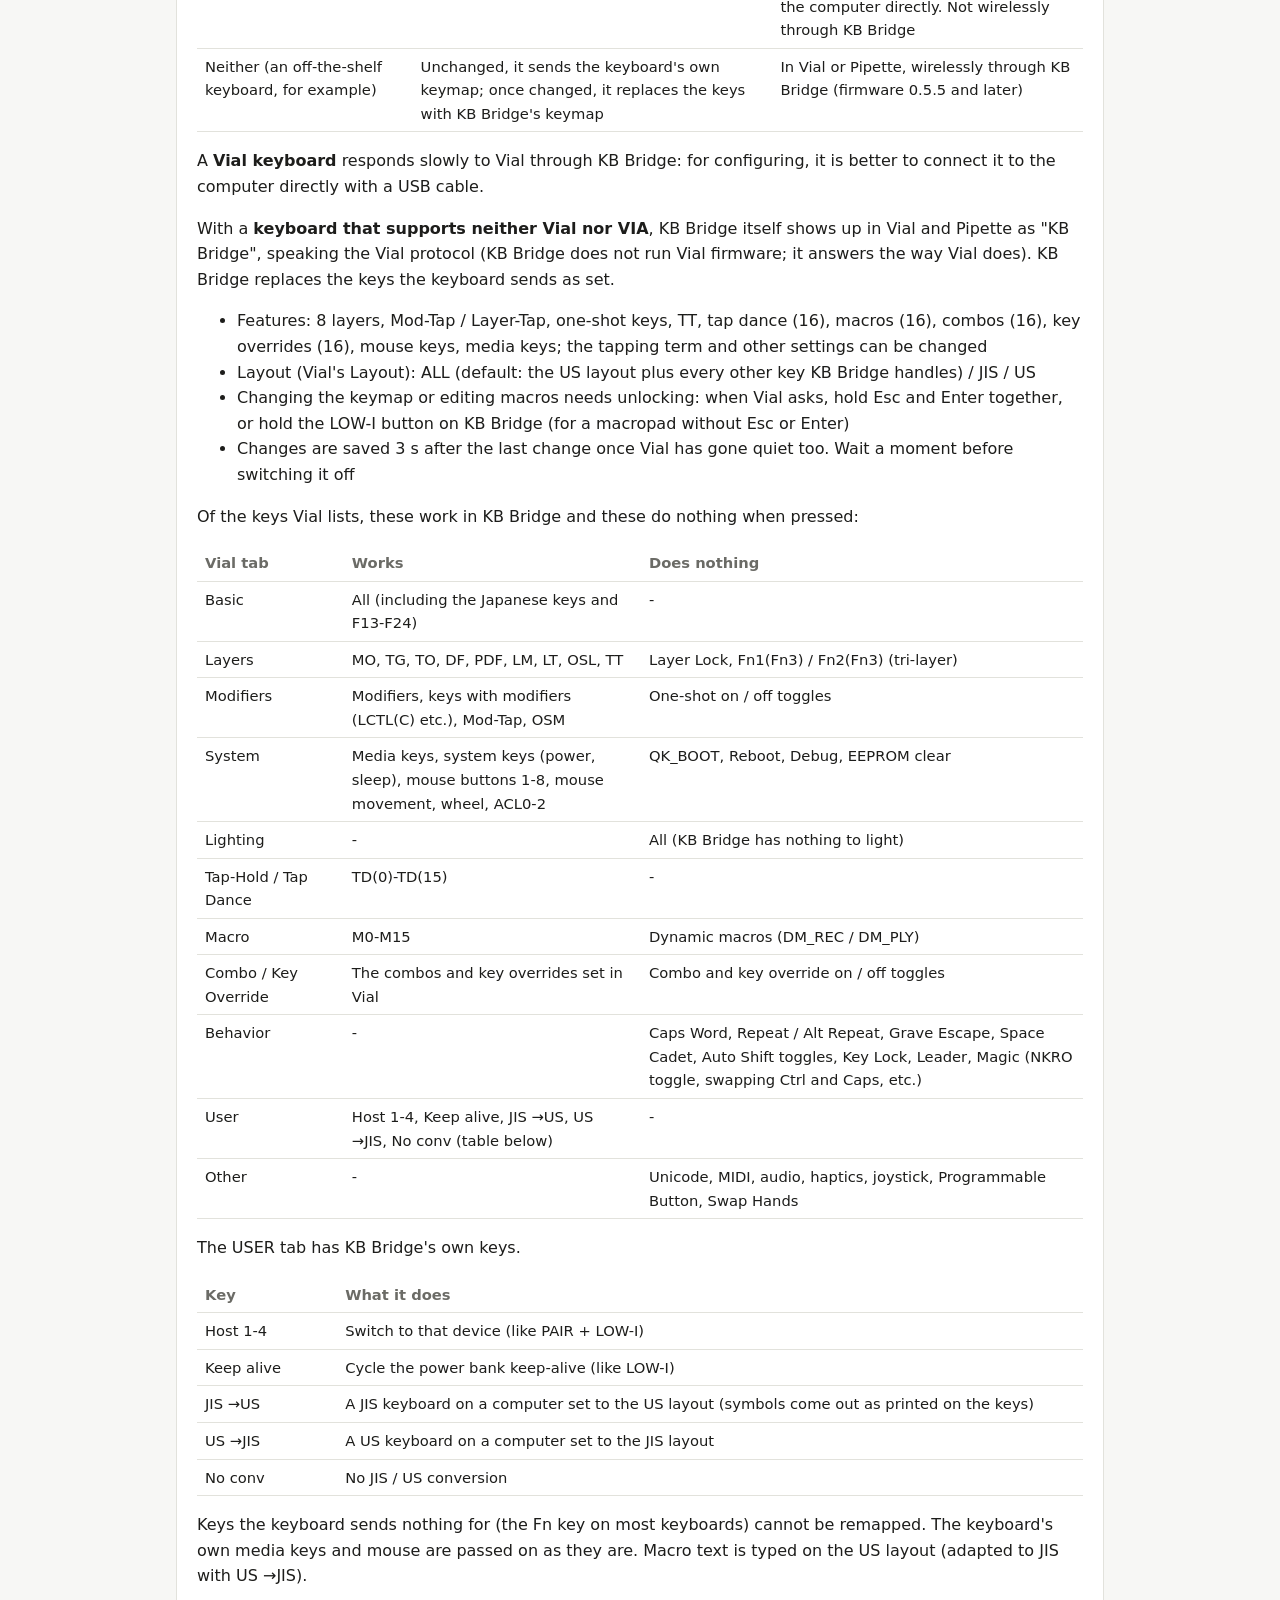
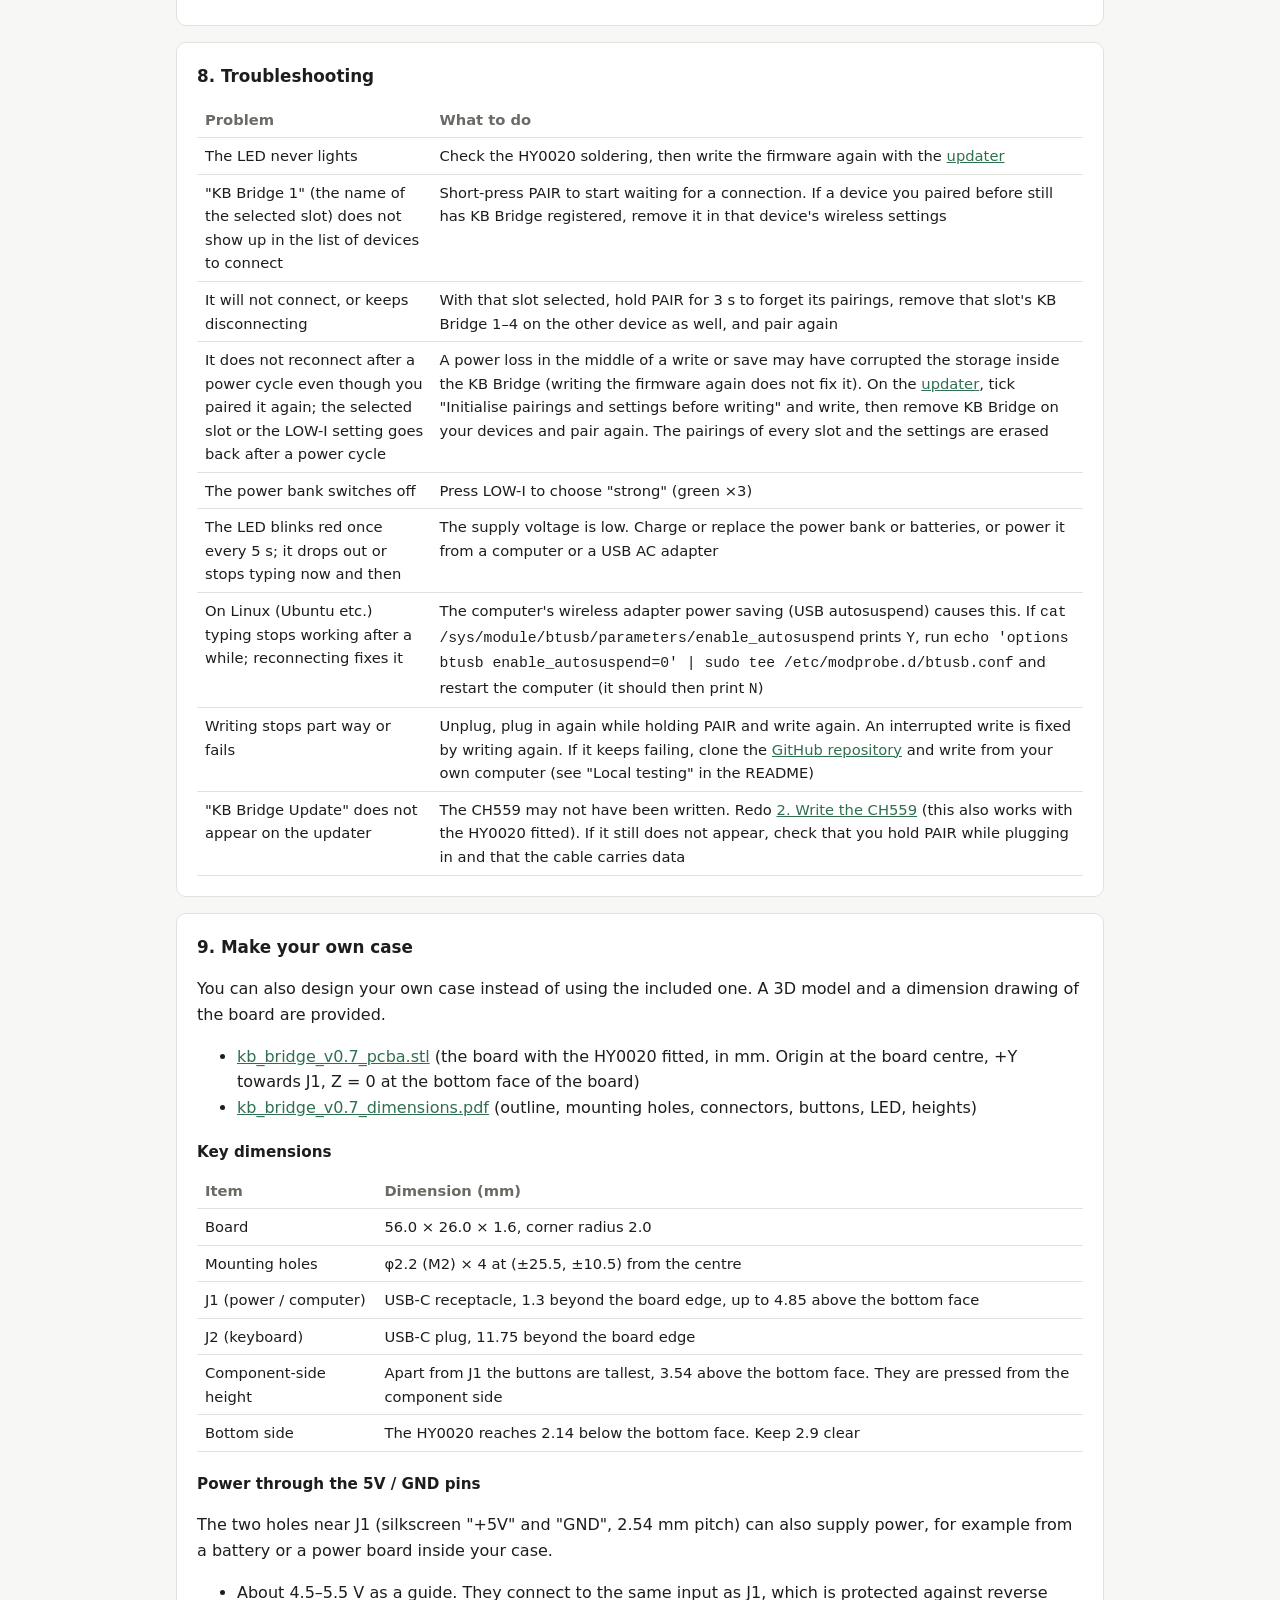
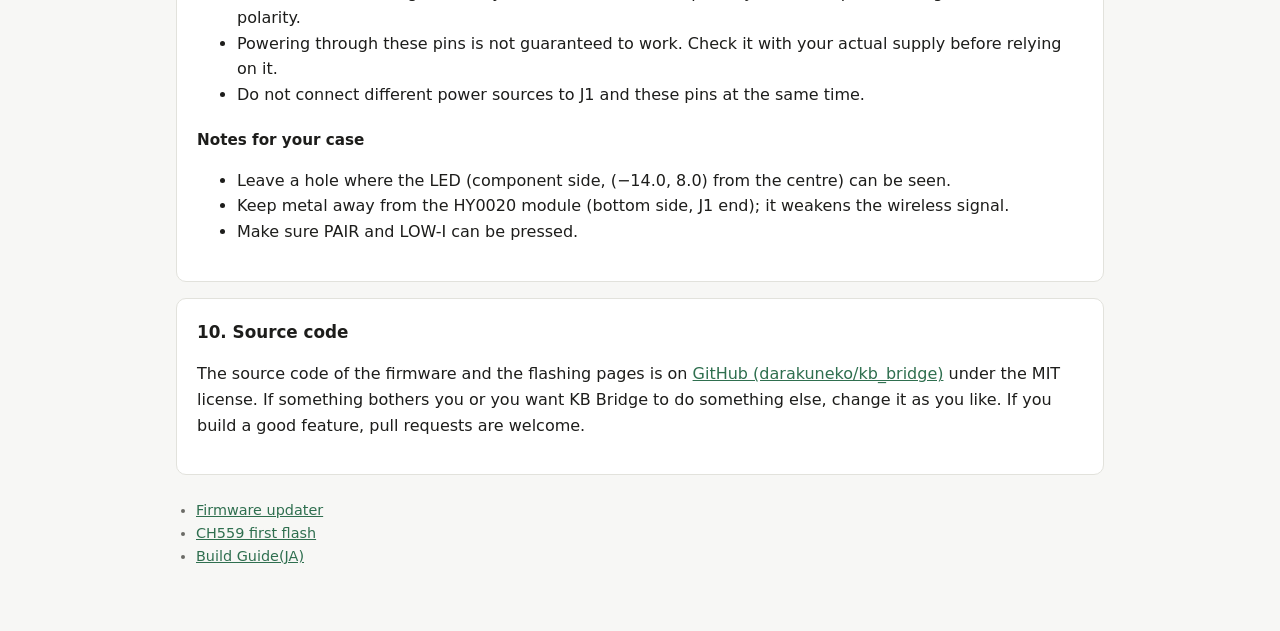
<file: docs/guide_en.html>
<!doctype html>
<html lang="en">
<head>
<meta charset="utf-8">
<meta name="viewport" content="width=device-width, initial-scale=1">
<title>KB Bridge Build Guide</title>
<link rel="stylesheet" href="style.css?v=5">
</head>
<body>
<main class="doc">
  <header>
    <h1>KB Bridge Build Guide</h1>
    <a href="guide_ja.html" lang="ja">日本語</a>
  </header>
  <p class="lead">KB Bridge is an adapter that turns a wired USB Type-C (USB-C) keyboard into a BLE (wireless) keyboard. This guide covers soldering the HY0020 (an nRF52832 BLE module), writing the firmware and assembling the case.</p>
  <nav class="toc">
    <a href="#parts">1. What you need</a>
    <a href="#ch559">2. Write the CH559</a>
    <a href="#solder">3. Solder the HY0020</a>
    <a href="#firmware">4. Write the firmware</a>
    <a href="#check">5. Check it works</a>
    <a href="#case">6. Assemble the case</a>
    <a href="#use">7. Using it</a>
    <a href="#trouble">8. Troubleshooting</a>
    <a href="#custom">9. Make your own case</a>
    <a href="#source">10. Source code</a>
  </nav>

  <section id="parts">
    <h2>1. What you need</h2>
    <h3>Kit contents</h3>
    <table>
      <tr><th>Part</th><th>Qty</th><th>Notes</th></tr>
      <tr><td>KB Bridge board</td><td>1 pc</td><td>Everything but the HY0020 is fitted. The USB chip (CH559) firmware is written in step 2</td></tr>
      <tr><td>Thin pin header</td><td>1 pc</td><td>For mounting the AE-HY0020-DIP on the board</td></tr>
      <tr><td>Case (top and bottom)</td><td>1 set</td><td>3D printed, heat-set inserts already fitted</td></tr>
      <tr><td>M2 × 8 mm screws</td><td>4 pcs</td><td>Fasten the case from the top</td></tr>
    </table>
    <h3>Required tools</h3>
    <p>Soldering iron, solder, nippers, a jumper wire (to short JP1; tweezers work too), masking tape, a USB-C cable that carries data, a computer that runs Chrome or Edge</p>
    <h3>Parts to prepare yourself</h3>
    <table>
      <tr><th>Part</th><th>Qty</th><th>Notes</th></tr>
      <tr><td>AE-HY0020-DIP (Akizuki Denshi)</td><td>1 pc</td><td>DIP carrier kit for the BLE module, sold by <a href="https://akizukidenshi.com/catalog/g/g131342/">Akizuki Denshi</a></td></tr>
    </table>
  </section>

  <section id="ch559">
    <h2>2. Write the CH559</h2>
    <p><strong>Before soldering the HY0020</strong>, write the firmware into the USB chip (CH559) with the <a href="ch559.html?lang=en">CH559 first flash page</a>, in Chrome or Edge on a computer.</p>
    <ol class="steps">
      <li>Keep the two JP1 holes (silkscreen "BOOT") shorted, for example with the end of a jumper wire, while you plug J1 (the USB-C receptacle) into the computer.
        <figure class="diagram"><img src="img/buttons.svg" style="max-width:100%;height:auto" alt="Component side: position of JP1 (BOOT)"></figure></li>
      <li>Press "Write" on the page, choose the WCH device (4348:55E0) in the list and press "Connect".</li>
      <li>When it says "Done", unplug the USB cable and remove the JP1 short.</li>
    </ol>
    <p class="muted">On Windows, install the WinUSB driver with Zadig once first (the CH559 first flash page explains how). Without the HY0020 the LED stays dark after writing. To check it, plug it in while holding PAIR: a "KB Bridge Update" serial port should appear on the computer.</p>
  </section>

  <section id="solder">
    <h2>3. Solder the HY0020</h2>
    <p>Orientation: the AE-HY0020-DIP sits directly on the <strong>bottom side</strong> of the board (the side with fewer parts), with no gap. Point the HY0020 module (the part with the metal lid) <strong>towards J1 (the USB-C receptacle, silkscreen "BATTERY / PC")</strong> and line it up with the outline on the bottom silkscreen.</p>
    <ol class="steps">
      <li>Push the thin pin header through both the KB Bridge board and the AE-HY0020-DIP <strong>from the component side</strong>. The plastic part stays on the component side.
        <figure><img src="img/solder_1.jpg" alt="AE-HY0020-DIP on the bottom side with the thin pin header pushed through" loading="lazy"></figure></li>
      <li>Hold things in place with masking tape on the side opposite the one you solder: the AE-HY0020-DIP on the bottom side, the header's plastic on the component side.
        <figure><img src="img/solder_2.jpg" alt="Bottom side: AE-HY0020-DIP held with masking tape" loading="lazy"><img src="img/solder_3.jpg" alt="Component side: thin pin header held with masking tape" loading="lazy"></figure></li>
      <li>Solder the bottom side (the AE-HY0020-DIP side). Cut the protruding pins with nippers and tidy up the joints.
        <figure><img src="img/solder_4.jpg" alt="Bottom side soldered" loading="lazy"><img src="img/solder_5.jpg" alt="Bottom side pins cut and tidied" loading="lazy"></figure></li>
      <li>On the component side, cut the pins together with the plastic. Leave <strong>2 mm or less</strong> sticking out so they do not touch the case.
        <figure><img src="img/solder_6.jpg" alt="Cutting the component-side pins together with the plastic" loading="lazy"><img src="img/solder_7.jpg" alt="Cutting the pins" loading="lazy"></figure></li>
      <li>Solder the component side too. <strong>Both sides</strong> need soldering.
        <figure><img src="img/solder_8.jpg" alt="Component side soldered" loading="lazy"></figure></li>
    </ol>
    <p class="muted">In the case, the module side (the bottom side) faces away from everything else, which keeps the BLE signal strong.</p>
  </section>

  <section id="firmware">
    <h2>4. Write the firmware</h2>
    <p>Use the <a href="./?lang=en">firmware updater</a> in Chrome or Edge on a computer.</p>
    <ol class="steps">
      <li><strong>Hold the PAIR button</strong> and plug J1 (the USB-C receptacle) into the computer. You can let go once it is plugged in.</li>
      <li>Press "Write" on the page, choose "KB Bridge Update" in the list and press "Connect".</li>
      <li>When it says "Done", unplug the USB cable and plug it in again without pressing PAIR.</li>
    </ol>
    <p class="muted">On the first start the LED may alternate red and green for a few seconds: the CH559 firmware is being updated as well. Just wait. Later updates use the same steps.</p>
  </section>

  <section id="check">
    <h2>5. Check it works</h2>
    <ol class="steps">
      <li>Plug J1 into a USB power source (a computer or a power bank) without pressing PAIR. A short green blink every second means it is waiting for a connection.</li>
      <li>Pair with "KB Bridge 1" in the wireless (pairing) settings of your computer or phone. Once connected, the LED stays green for 2 seconds.</li>
      <li>Plug the keyboard into J2 (the USB-C plug). The keyboard works after about 2 seconds.</li>
    </ol>
  </section>

  <section id="case">
    <h2>6. Assemble the case</h2>
    <ol class="steps">
      <li>Place the board in the bottom case, with J1 and J2 lined up with their openings.</li>
      <li>Put the top case on and fasten it with the four included M2 × 8 mm screws. Do not overtighten.
        <figure><img src="img/case_1.jpg" alt="Assembled case: the side with the four screws and the LED hole" loading="lazy"></figure></li>
    </ol>
    <p class="muted">In use, the flat face (the bottom of the bottom case) faces up. PAIR and LOW-I can be pressed through the case from the top.</p>
    <figure><img src="img/case_2.jpg" alt="In use: flat face up" loading="lazy"></figure>
    <h3>Tip: reinforcing the connector</h3>
    <p>J2 (the USB-C plug the keyboard goes on) takes most of the strain. If you are worried it might break off, you can secure its base with glue or epoxy. Do not use too much, though, or the board will no longer fit in the case.</p>
    <figure><img src="img/epoxy_1.jpg" alt="Component side: base of J2 secured with epoxy" loading="lazy"><img src="img/epoxy_2.jpg" alt="Bottom side: base of J2 secured with epoxy" loading="lazy"></figure>
  </section>

  <section id="use">
    <h2>7. Using it</h2>
    <h3>Buttons</h3>
    <p>PAIR and LOW-I can be pressed through the case from the top. Their positions are shown below.</p>
    <figure class="diagram"><img src="img/buttons.svg" style="max-width:100%;height:auto" alt="Component side: PAIR and LOW-I buttons, JP1 (BOOT)"></figure>
    <table>
      <tr><th>Button</th><th>Action</th><th>Result</th></tr>
      <tr><td>PAIR</td><td>Short press</td><td>Start waiting for a connection (to pair with another device)</td></tr>
      <tr><td>PAIR</td><td>Hold 3 s</td><td>Forget the pairings of the selected device slot (LED red ×3)</td></tr>
      <tr><td>PAIR</td><td>Hold while plugging in USB</td><td>Firmware update mode</td></tr>
      <tr><td>LOW-I</td><td>Press and release (under 3 s)</td><td>Cycle the power-bank keep-alive: weak → strong → off (saved; default weak; LED green ×2 = weak, green ×3 = strong, red ×2 = off)</td></tr>
      <tr><td>LOW-I</td><td>Hold (when Vial asks to unlock)</td><td>Unlock (about 5 s). Released after 3 s or more, it does not change the keep-alive</td></tr>
      <tr><td>LOW-I</td><td>Press (while switched off automatically)</td><td>Start up (plugging / unplugging the keyboard does too)</td></tr>
      <tr><td>PAIR and LOW-I</td><td>Press together and release</td><td>Switch to the next device slot (1 → 2 → 3 → 4 → 1; LED green as many times as its number)</td></tr>
      <tr><td>PAIR and LOW-I</td><td>Hold together 3 s</td><td>Forget the pairings of every slot (LED red ×5)</td></tr>
    </table>
    <h3>Switching between devices</h3>
    <p>KB Bridge can be paired with up to 4 devices and switched between them with the buttons. Pressing PAIR and LOW-I together and releasing them selects the next slot, and the LED blinks green as many times as its number. The selection is saved and kept when the power is turned off.</p>
    <p>Each slot looks like a separate device: they appear as "KB Bridge 1" to "KB Bridge 4". To add a device, switch to a free slot and pair with that name. A device paired with a slot that is not selected never connects.</p>
    <h3>Power</h3>
    <p>Plug a USB power source into J1. KB Bridge also powers the keyboard.</p>
    <ul>
      <li><strong>A computer or a USB AC adapter</strong>: steady voltage and no auto-off. Use one of these for the most stable operation (the keep-alive can be off).</li>
      <li><strong>A power bank or batteries</strong>: portable, but the voltage drops as they run down, and a power bank may switch itself off. One red blink every 5 s means the supply voltage is low.</li>
    </ul>
    <h3>Power-bank keep-alive (LOW-I)</h3>
    <p>KB Bridge draws so little current when idle that a power bank may decide it is not in use and switch itself off. The keep-alive draws a short burst of current now and then to prevent that.</p>
    <table>
      <tr><th>Setting</th><th>LED</th><th>What it does</th></tr>
      <tr><td>Weak (default)</td><td>Green ×2</td><td>50 ms every 10 s, ~0.75 mA on average. Try this first</td></tr>
      <tr><td>Strong</td><td>Green ×3</td><td>200 ms every 5 s, ~6 mA on average. For power banks that still switch off with weak</td></tr>
      <tr><td>Off</td><td>Red ×2</td><td>On a computer or a supply without auto-off</td></tr>
    </table>
    <h3>LED</h3>
    <table>
      <tr><th>Pattern</th><th>Meaning</th></tr>
      <tr><td>Green every second</td><td>Waiting for a connection</td></tr>
      <tr><td>Green for 2 s</td><td>Connected</td></tr>
      <tr><td>Red every 2 s</td><td>Connected, but no keyboard</td></tr>
      <tr><td>Red and green alternating</td><td>Updating the USB chip firmware</td></tr>
      <tr><td>Fast red blinking</td><td>USB chip fault (write the firmware again)</td></tr>
      <tr><td>One red blink every 5 s</td><td>Supply voltage low (below 4.5 V)</td></tr>
    </table>
    <h3>Current draw (for reference)</h3>
    <p>KB Bridge also powers the keyboard, so battery life depends mostly on the keyboard. Ordinary wired keyboards are not designed for low power the way wireless keyboards are, so the battery runs down faster than with a typical wireless keyboard. Examples measured with a USB current meter at 5 V:</p>
    <table>
      <tr><th>State</th><th>Current</th></tr>
      <tr><td>KB Bridge alone (no keyboard, keep-alive off)</td><td>The meter shows 0.00 A (below 1 mA)</td></tr>
      <tr><td>Typing on an attached keyboard</td><td>With <a href="https://booth.pm/ja/items/5647687">Kawasaki16</a> (STM32L432, no LEDs): about 11 mA.<br>Varies with the keyboard.</td></tr>
      <tr><td>Keep-alive "weak"</td><td>Adds about 0.75 mA on average</td></tr>
      <tr><td>Keep-alive "strong"</td><td>Adds about 6 mA on average</td></tr>
    </table>
    <p class="muted">Keyboards with RGB lighting draw much more. Without input the keyboard is put into USB suspend after 2 minutes; a keyboard that saves power in suspend (QMK's <code>rgb_matrix.sleep</code> and the like) then draws much less.</p>
    <h3>Automatic power-off</h3>
    <p>After 10 minutes without a connection to any device, KB Bridge powers off (the LED goes dark) and so does the attached keyboard. <strong>Press LOW-I</strong> or <strong>unplug and replug the keyboard</strong> to start it again; it goes back to waiting for a connection (the LOW-I press that wakes it does not change the keep-alive setting). PAIR does not wake it.</p>
    <p class="muted">On a power bank, the keep-alive stops while KB Bridge is off, so the power bank may switch off too. Switch the power bank back on in that case.</p>
    <h3>Limitations</h3>
    <ul>
      <li>It connects to one device at a time. Up to 4 devices can be paired; press PAIR and LOW-I together to switch.</li>
      <li>One keyboard plugs directly into J2. USB hubs are not supported; keyboards with a built-in USB hub are untested and will most likely not work.</li>
      <li>Up to 6 keys at once (an NKRO keyboard is sent as 6KRO over BLE).</li>
      <li>Tested with iPhone, macOS and Ubuntu. Windows and Android have not been tested.</li>
      <li>Key remapping in KB Bridge works only with keyboards that support neither Vial nor VIA (see the table under "Vial" below).</li>
    </ul>
    <h3>Vial</h3>
    <p>Where the keymap is changed depends on the keyboard.</p>
    <table>
      <tr><th>Keyboard</th><th>What KB Bridge does</th><th>Changing the keymap</th></tr>
      <tr><td>Vial</td><td>Sends the keyboard's own keymap</td><td>In the keyboard's Vial, over USB directly or wirelessly through KB Bridge</td></tr>
      <tr><td>VIA</td><td>Sends the keyboard's own keymap (untested)</td><td>In VIA with the keyboard plugged into the computer directly. Not wirelessly through KB Bridge</td></tr>
      <tr><td>Neither (an off-the-shelf keyboard, for example)</td><td>Unchanged, it sends the keyboard's own keymap; once changed, it replaces the keys with KB Bridge's keymap</td><td>In Vial or Pipette, wirelessly through KB Bridge (firmware 0.5.5 and later)</td></tr>
    </table>
    <p>A <b>Vial keyboard</b> responds slowly to Vial through KB Bridge: for configuring, it is better to connect it to the computer directly with a USB cable.</p>
    <p>With a <b>keyboard that supports neither Vial nor VIA</b>, KB Bridge itself shows up in Vial and Pipette as "KB Bridge", speaking the Vial protocol (KB Bridge does not run Vial firmware; it answers the way Vial does). KB Bridge replaces the keys the keyboard sends as set.</p>
    <ul>
      <li>Features: 8 layers, Mod-Tap / Layer-Tap, one-shot keys, TT, tap dance (16), macros (16), combos (16), key overrides (16), mouse keys, media keys; the tapping term and other settings can be changed</li>
      <li>Layout (Vial's Layout): ALL (default: the US layout plus every other key KB Bridge handles) / JIS / US</li>
      <li>Changing the keymap or editing macros needs unlocking: when Vial asks, hold Esc and Enter together, or hold the LOW-I button on KB Bridge (for a macropad without Esc or Enter)</li>
      <li>Changes are saved 3 s after the last change once Vial has gone quiet too. Wait a moment before switching it off</li>
    </ul>
    <p>Of the keys Vial lists, these work in KB Bridge and these do nothing when pressed:</p>
    <table>
      <tr><th>Vial tab</th><th>Works</th><th>Does nothing</th></tr>
      <tr><td>Basic</td><td>All (including the Japanese keys and F13-F24)</td><td>-</td></tr>
      <tr><td>Layers</td><td>MO, TG, TO, DF, PDF, LM, LT, OSL, TT</td><td>Layer Lock, Fn1(Fn3) / Fn2(Fn3) (tri-layer)</td></tr>
      <tr><td>Modifiers</td><td>Modifiers, keys with modifiers (LCTL(C) etc.), Mod-Tap, OSM</td><td>One-shot on / off toggles</td></tr>
      <tr><td>System</td><td>Media keys, system keys (power, sleep), mouse buttons 1-8, mouse movement, wheel, ACL0-2</td><td>QK_BOOT, Reboot, Debug, EEPROM clear</td></tr>
      <tr><td>Lighting</td><td>-</td><td>All (KB Bridge has nothing to light)</td></tr>
      <tr><td>Tap-Hold / Tap Dance</td><td>TD(0)-TD(15)</td><td>-</td></tr>
      <tr><td>Macro</td><td>M0-M15</td><td>Dynamic macros (DM_REC / DM_PLY)</td></tr>
      <tr><td>Combo / Key Override</td><td>The combos and key overrides set in Vial</td><td>Combo and key override on / off toggles</td></tr>
      <tr><td>Behavior</td><td>-</td><td>Caps Word, Repeat / Alt Repeat, Grave Escape, Space Cadet, Auto Shift toggles, Key Lock, Leader, Magic (NKRO toggle, swapping Ctrl and Caps, etc.)</td></tr>
      <tr><td>User</td><td>Host 1-4, Keep alive, JIS →US, US →JIS, No conv (table below)</td><td>-</td></tr>
      <tr><td>Other</td><td>-</td><td>Unicode, MIDI, audio, haptics, joystick, Programmable Button, Swap Hands</td></tr>
    </table>
    <p>The USER tab has KB Bridge's own keys.</p>
    <table>
      <tr><th>Key</th><th>What it does</th></tr>
      <tr><td>Host 1-4</td><td>Switch to that device (like PAIR + LOW-I)</td></tr>
      <tr><td>Keep alive</td><td>Cycle the power bank keep-alive (like LOW-I)</td></tr>
      <tr><td>JIS →US</td><td>A JIS keyboard on a computer set to the US layout (symbols come out as printed on the keys)</td></tr>
      <tr><td>US →JIS</td><td>A US keyboard on a computer set to the JIS layout</td></tr>
      <tr><td>No conv</td><td>No JIS / US conversion</td></tr>
    </table>
    <p>Keys the keyboard sends nothing for (the Fn key on most keyboards) cannot be remapped. The keyboard's own media keys and mouse are passed on as they are. Macro text is typed on the US layout (adapted to JIS with US →JIS).</p>
  </section>

  <section id="trouble">
    <h2>8. Troubleshooting</h2>
    <table>
      <tr><th>Problem</th><th>What to do</th></tr>
      <tr><td>The LED never lights</td><td>Check the HY0020 soldering, then write the firmware again with the <a href="./?lang=en">updater</a></td></tr>
      <tr><td>"KB Bridge 1" (the name of the selected slot) does not show up in the list of devices to connect</td><td>Short-press PAIR to start waiting for a connection. If a device you paired before still has KB Bridge registered, remove it in that device's wireless settings</td></tr>
      <tr><td>It will not connect, or keeps disconnecting</td><td>With that slot selected, hold PAIR for 3 s to forget its pairings, remove that slot's KB Bridge 1–4 on the other device as well, and pair again</td></tr>
      <tr><td>It does not reconnect after a power cycle even though you paired it again; the selected slot or the LOW-I setting goes back after a power cycle</td><td>A power loss in the middle of a write or save may have corrupted the storage inside the KB Bridge (writing the firmware again does not fix it). On the <a href="./?lang=en">updater</a>, tick "Initialise pairings and settings before writing" and write, then remove KB Bridge on your devices and pair again. The pairings of every slot and the settings are erased</td></tr>
      <tr><td>The power bank switches off</td><td>Press LOW-I to choose "strong" (green ×3)</td></tr>
      <tr><td>The LED blinks red once every 5 s; it drops out or stops typing now and then</td><td>The supply voltage is low. Charge or replace the power bank or batteries, or power it from a computer or a USB AC adapter</td></tr>
      <tr><td>On Linux (Ubuntu etc.) typing stops working after a while; reconnecting fixes it</td><td>The computer's wireless adapter power saving (USB autosuspend) causes this. If <code>cat /sys/module/btusb/parameters/enable_autosuspend</code> prints <code>Y</code>, run <code>echo 'options btusb enable_autosuspend=0' | sudo tee /etc/modprobe.d/btusb.conf</code> and restart the computer (it should then print <code>N</code>)</td></tr>
      <tr><td>Writing stops part way or fails</td><td>Unplug, plug in again while holding PAIR and write again. An interrupted write is fixed by writing again. If it keeps failing, clone the <a href="https://github.com/darakuneko/kb_bridge">GitHub repository</a> and write from your own computer (see "Local testing" in the README)</td></tr>
      <tr><td>"KB Bridge Update" does not appear on the updater</td><td>The CH559 may not have been written. Redo <a href="#ch559">2. Write the CH559</a> (this also works with the HY0020 fitted). If it still does not appear, check that you hold PAIR while plugging in and that the cable carries data</td></tr>
    </table>
  </section>

  <section id="custom">
    <h2>9. Make your own case</h2>
    <p>You can also design your own case instead of using the included one. A 3D model and a dimension drawing of the board are provided.</p>
    <ul>
      <li><a href="hardware/kb_bridge_v0.7_pcba.stl" download>kb_bridge_v0.7_pcba.stl</a> (the board with the HY0020 fitted, in mm. Origin at the board centre, +Y towards J1, Z = 0 at the bottom face of the board)</li>
      <li><a href="hardware/kb_bridge_v0.7_dimensions.pdf">kb_bridge_v0.7_dimensions.pdf</a> (outline, mounting holes, connectors, buttons, LED, heights)</li>
    </ul>
    <h3>Key dimensions</h3>
    <table>
      <tr><th>Item</th><th>Dimension (mm)</th></tr>
      <tr><td>Board</td><td>56.0 × 26.0 × 1.6, corner radius 2.0</td></tr>
      <tr><td>Mounting holes</td><td>φ2.2 (M2) × 4 at (±25.5, ±10.5) from the centre</td></tr>
      <tr><td>J1 (power / computer)</td><td>USB-C receptacle, 1.3 beyond the board edge, up to 4.85 above the bottom face</td></tr>
      <tr><td>J2 (keyboard)</td><td>USB-C plug, 11.75 beyond the board edge</td></tr>
      <tr><td>Component-side height</td><td>Apart from J1 the buttons are tallest, 3.54 above the bottom face. They are pressed from the component side</td></tr>
      <tr><td>Bottom side</td><td>The HY0020 reaches 2.14 below the bottom face. Keep 2.9 clear</td></tr>
    </table>
    <h3>Power through the 5V / GND pins</h3>
    <p>The two holes near J1 (silkscreen "+5V" and "GND", 2.54 mm pitch) can also supply power, for example from a battery or a power board inside your case.</p>
    <ul>
      <li>About 4.5–5.5 V as a guide. They connect to the same input as J1, which is protected against reverse polarity.</li>
      <li>Powering through these pins is not guaranteed to work. Check it with your actual supply before relying on it.</li>
      <li>Do not connect different power sources to J1 and these pins at the same time.</li>
    </ul>
    <h3>Notes for your case</h3>
    <ul>
      <li>Leave a hole where the LED (component side, (−14.0, 8.0) from the centre) can be seen.</li>
      <li>Keep metal away from the HY0020 module (bottom side, J1 end); it weakens the wireless signal.</li>
      <li>Make sure PAIR and LOW-I can be pressed.</li>
    </ul>
  </section>

  <section id="source">
    <h2>10. Source code</h2>
    <p>The source code of the firmware and the flashing pages is on <a href="https://github.com/darakuneko/kb_bridge">GitHub (darakuneko/kb_bridge)</a> under the MIT license. If something bothers you or you want KB Bridge to do something else, change it as you like. If you build a good feature, pull requests are welcome.</p>
  </section>

  <footer class="muted">
    <ul class="links">
      <li><a href="./?lang=en">Firmware updater</a></li>
      <li><a href="ch559.html?lang=en">CH559 first flash</a></li>
      <li><a href="guide_ja.html">Build Guide(JA)</a></li>
    </ul>
  </footer>
</main>
</body>
</html>
</file>
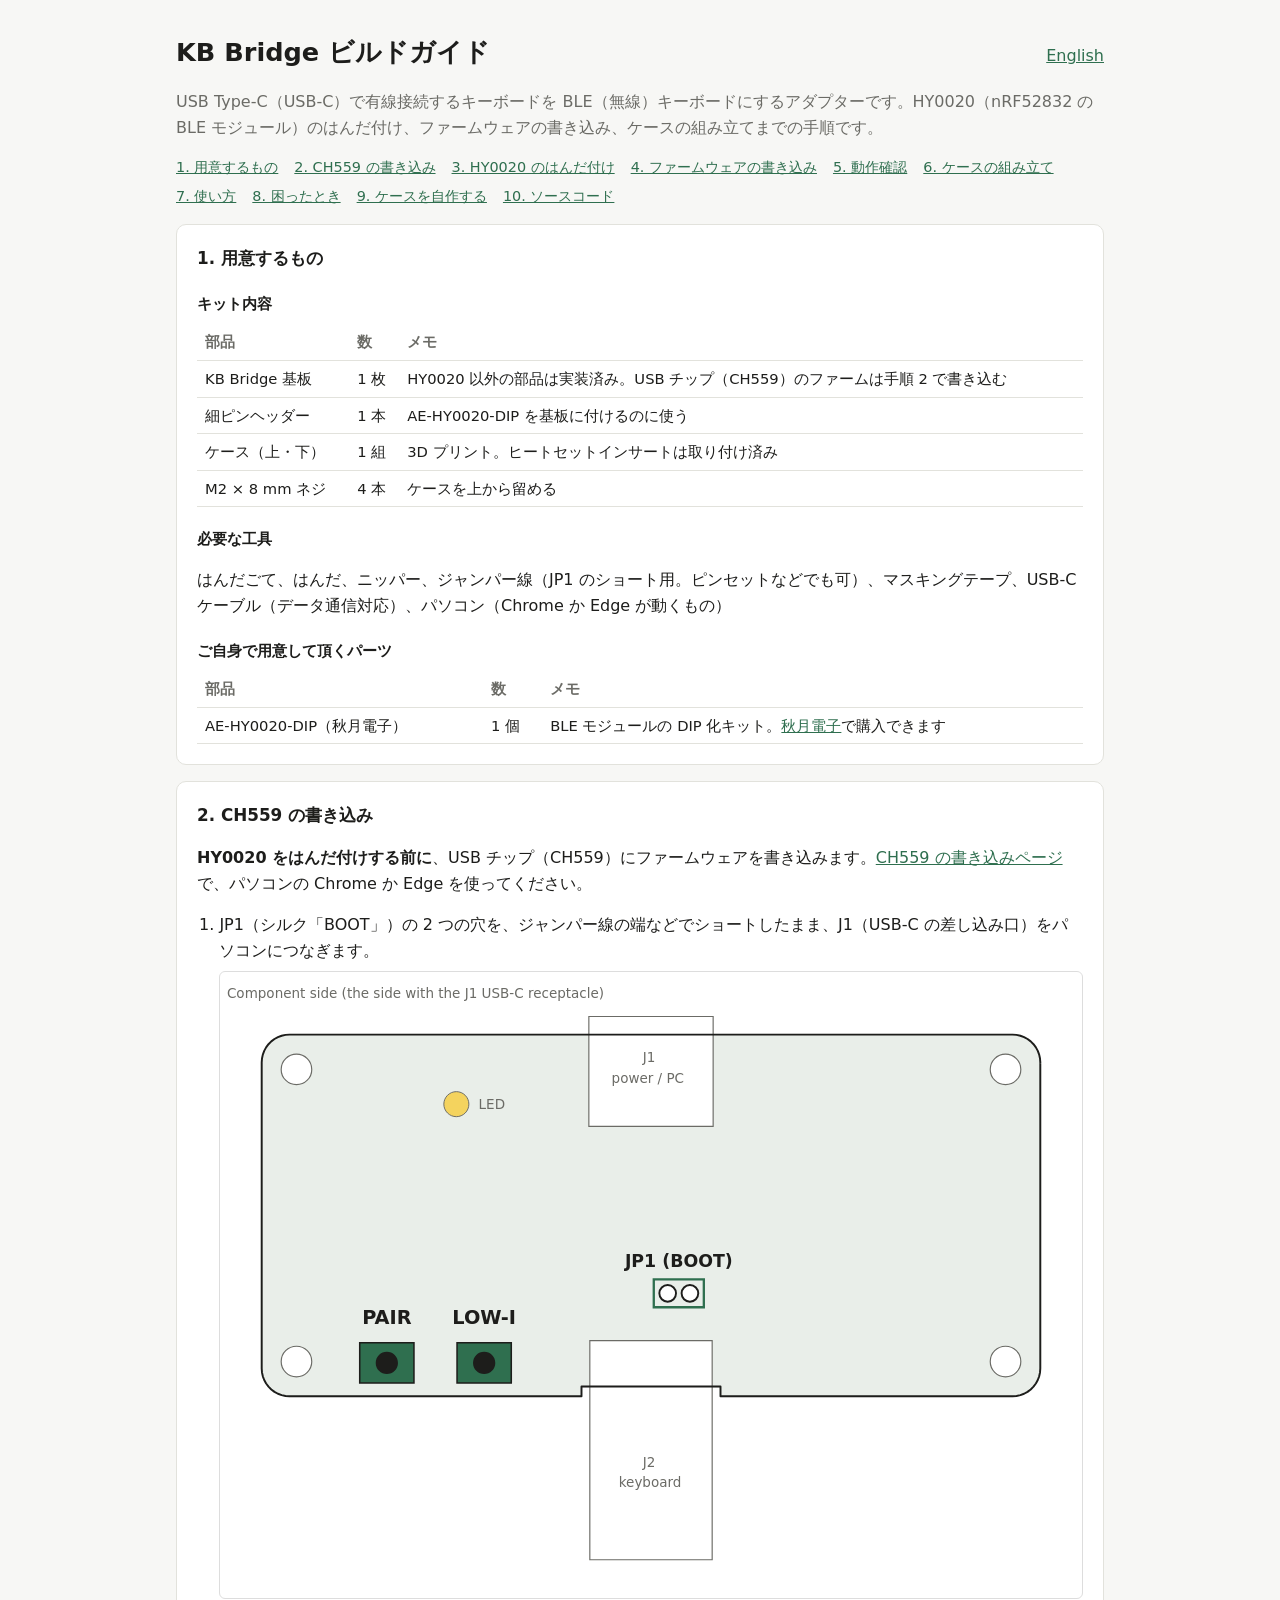
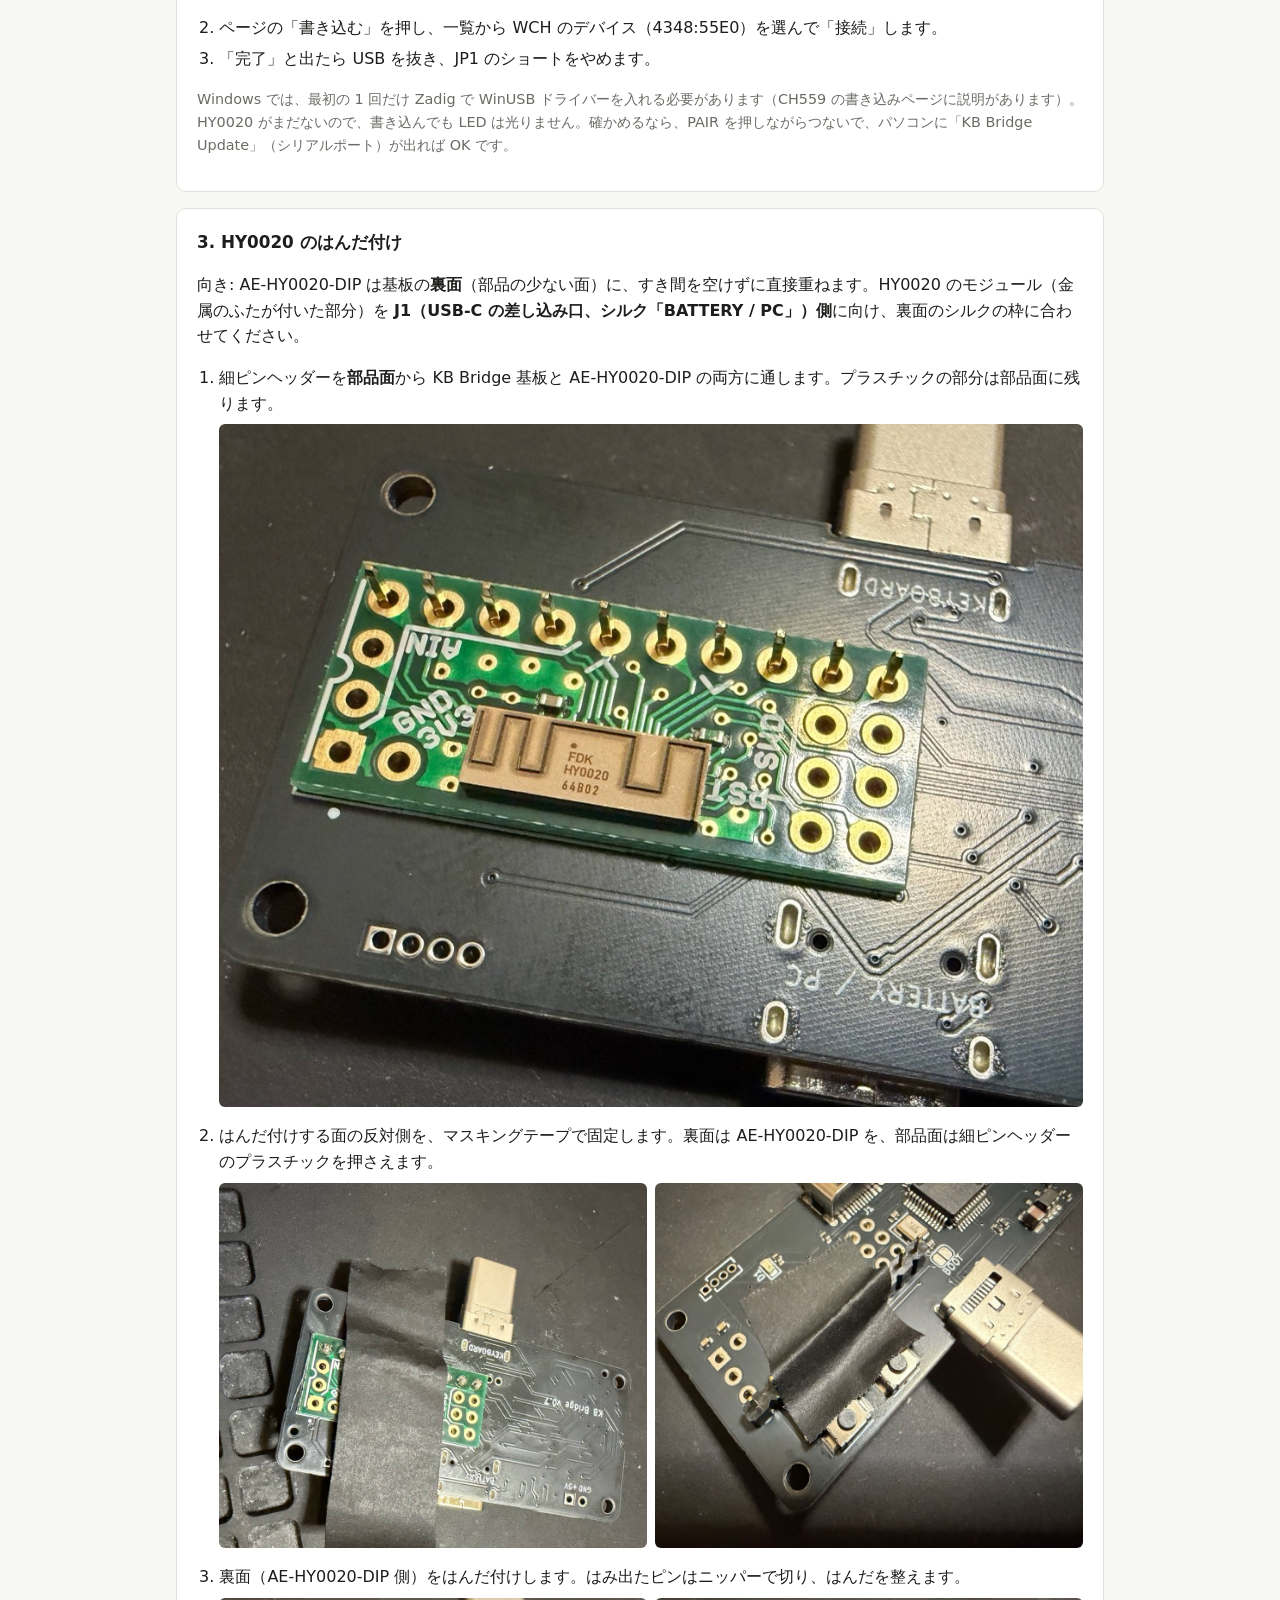
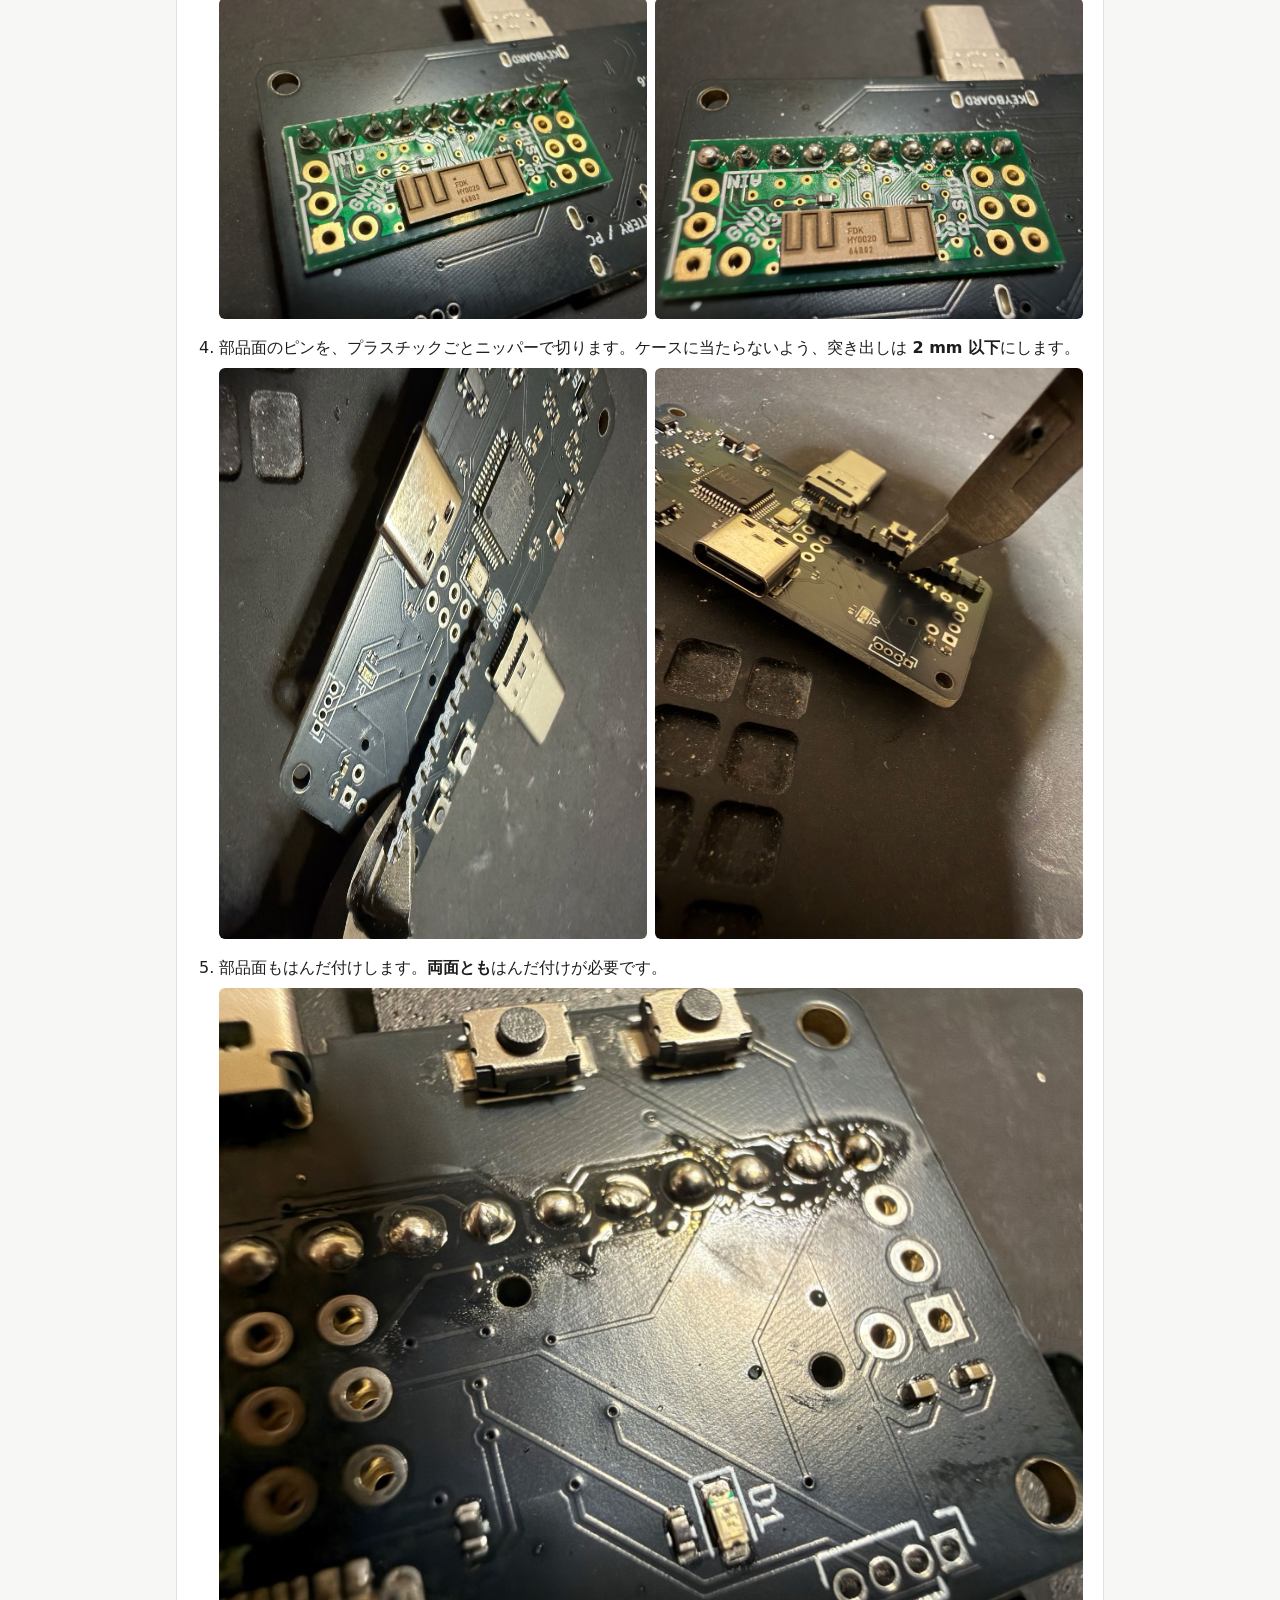
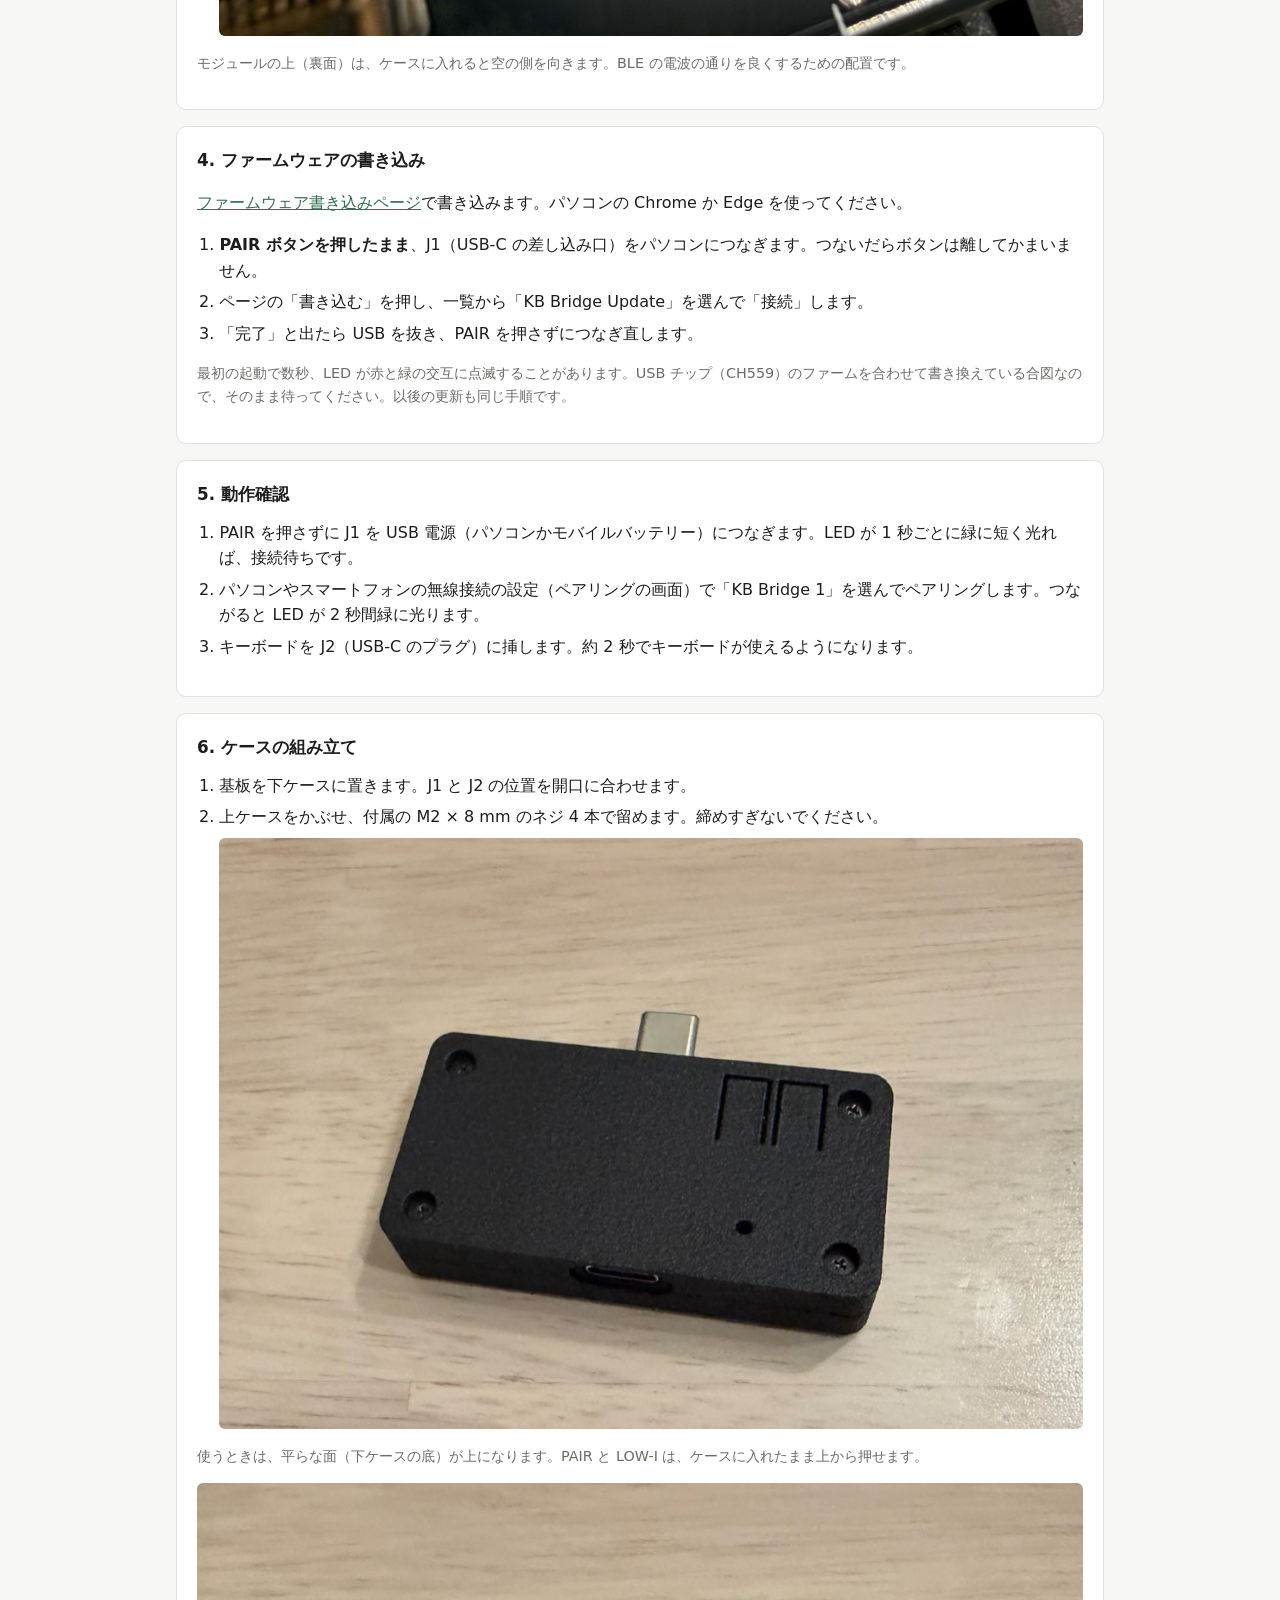
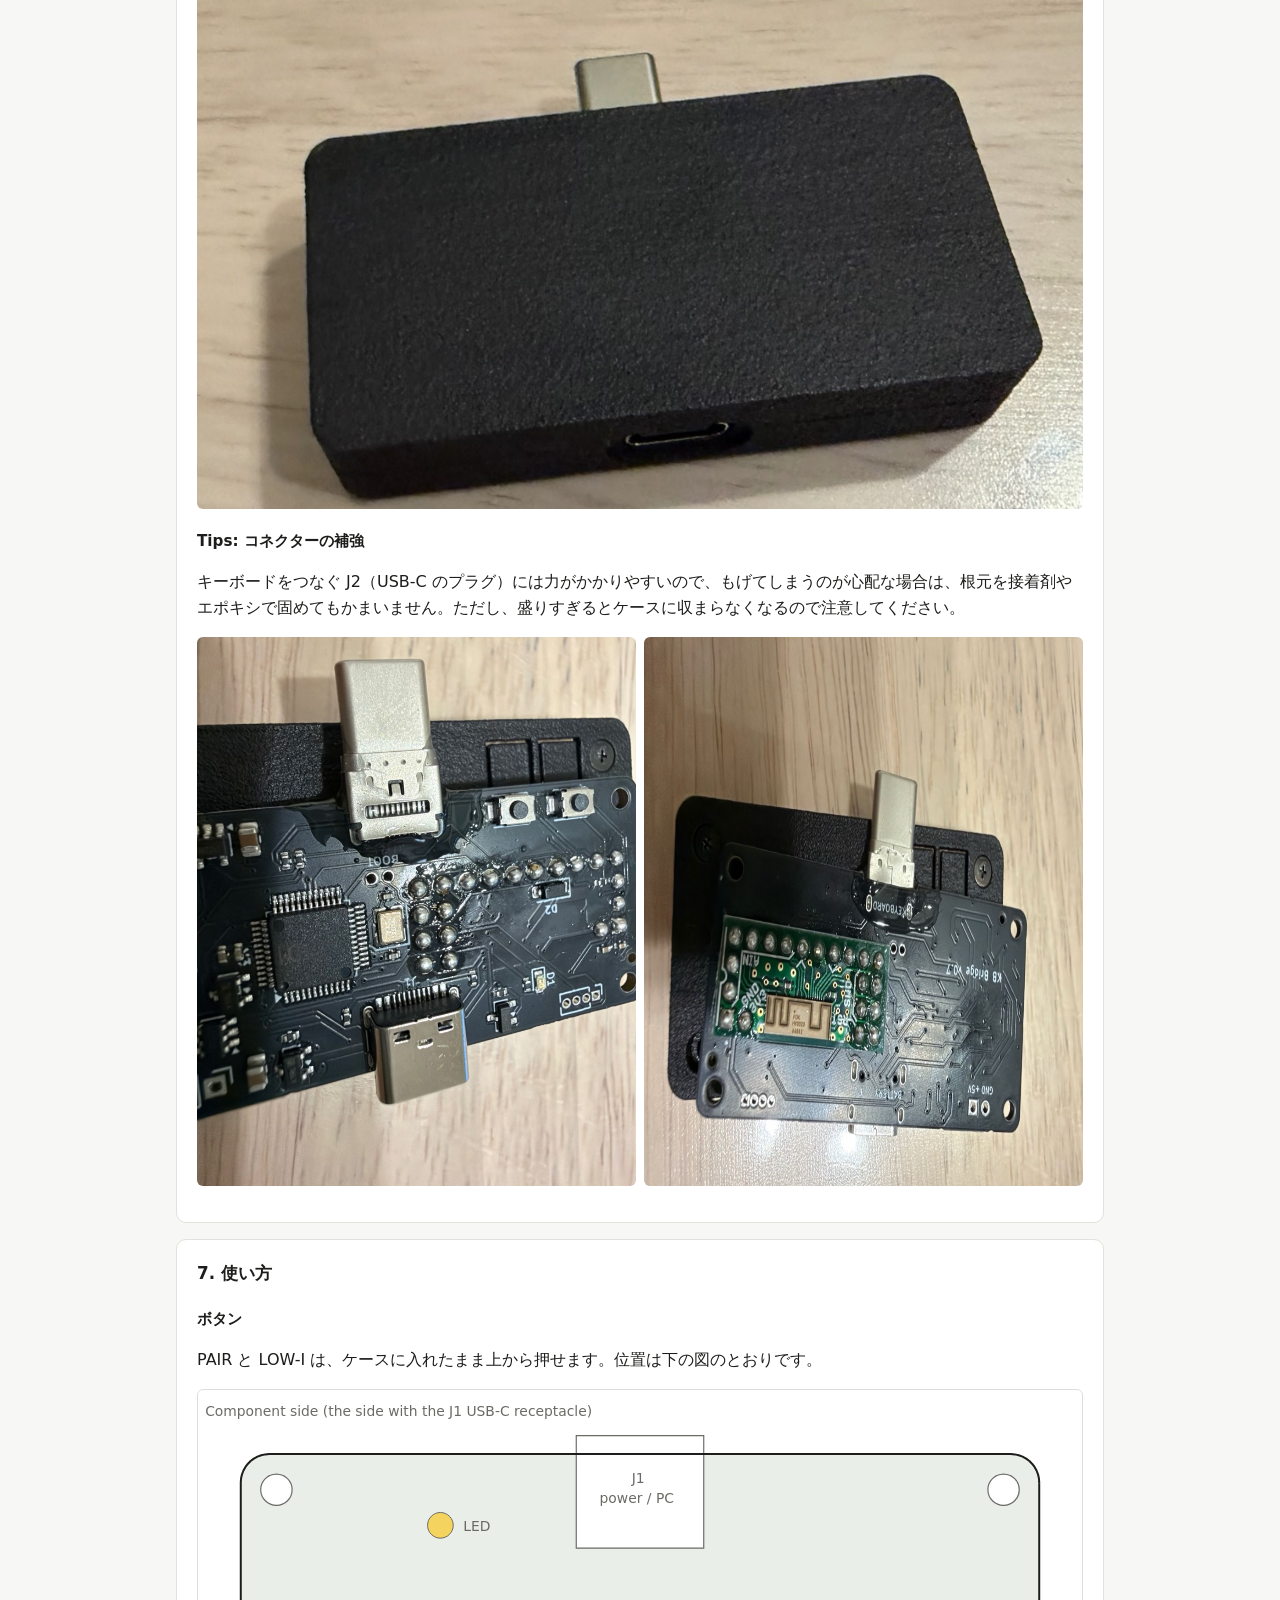
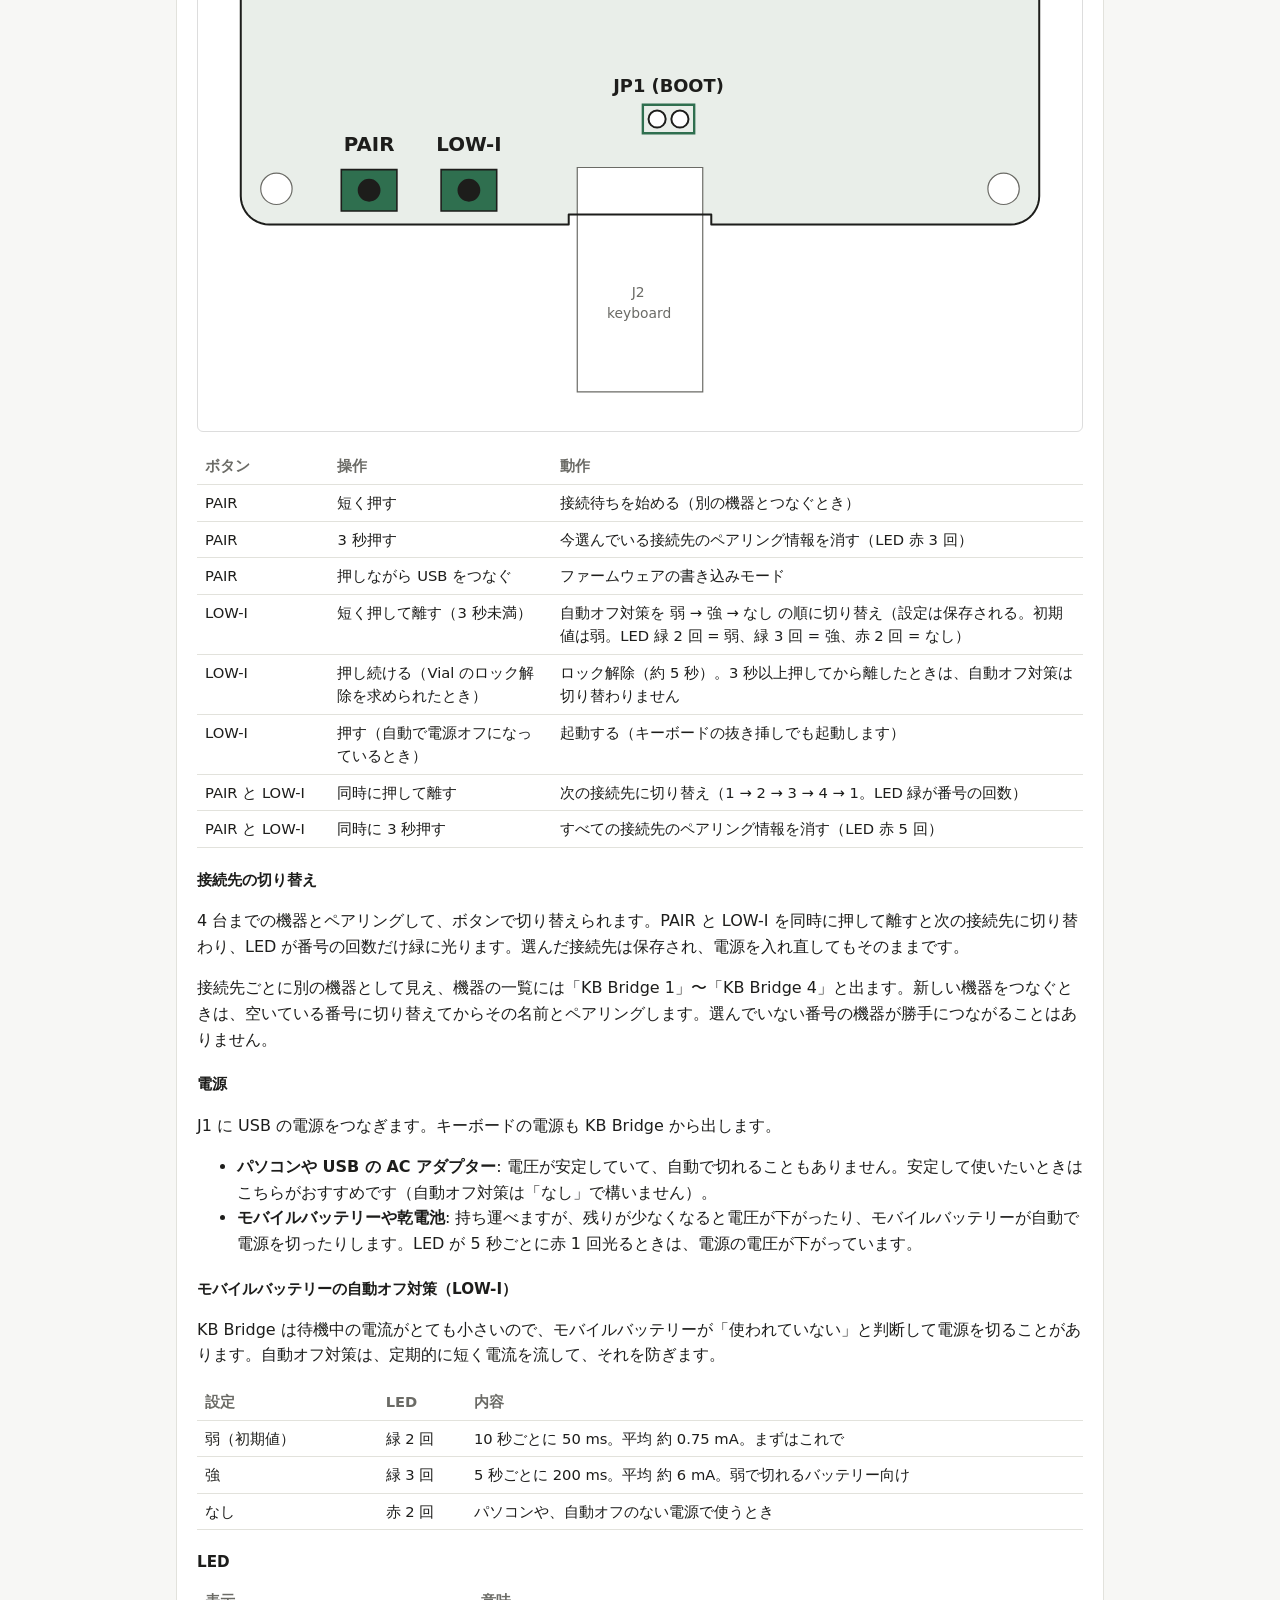
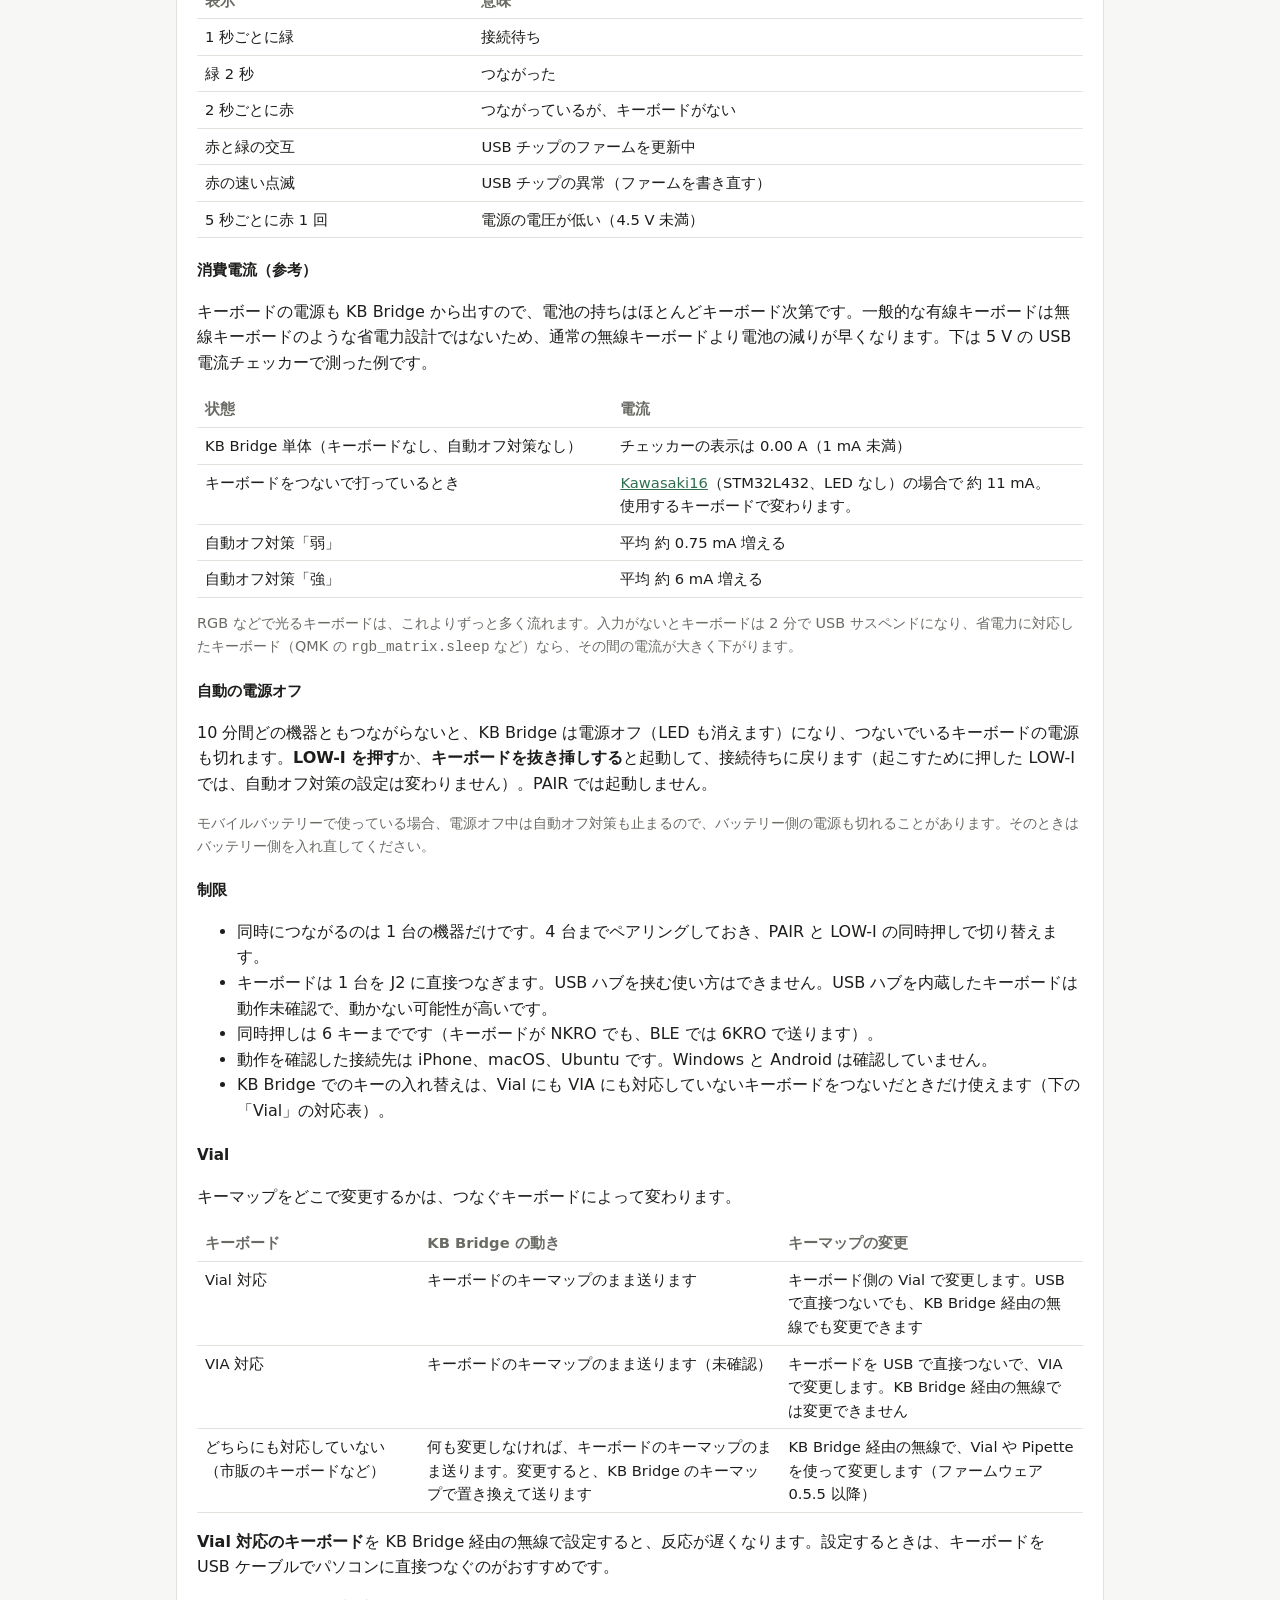
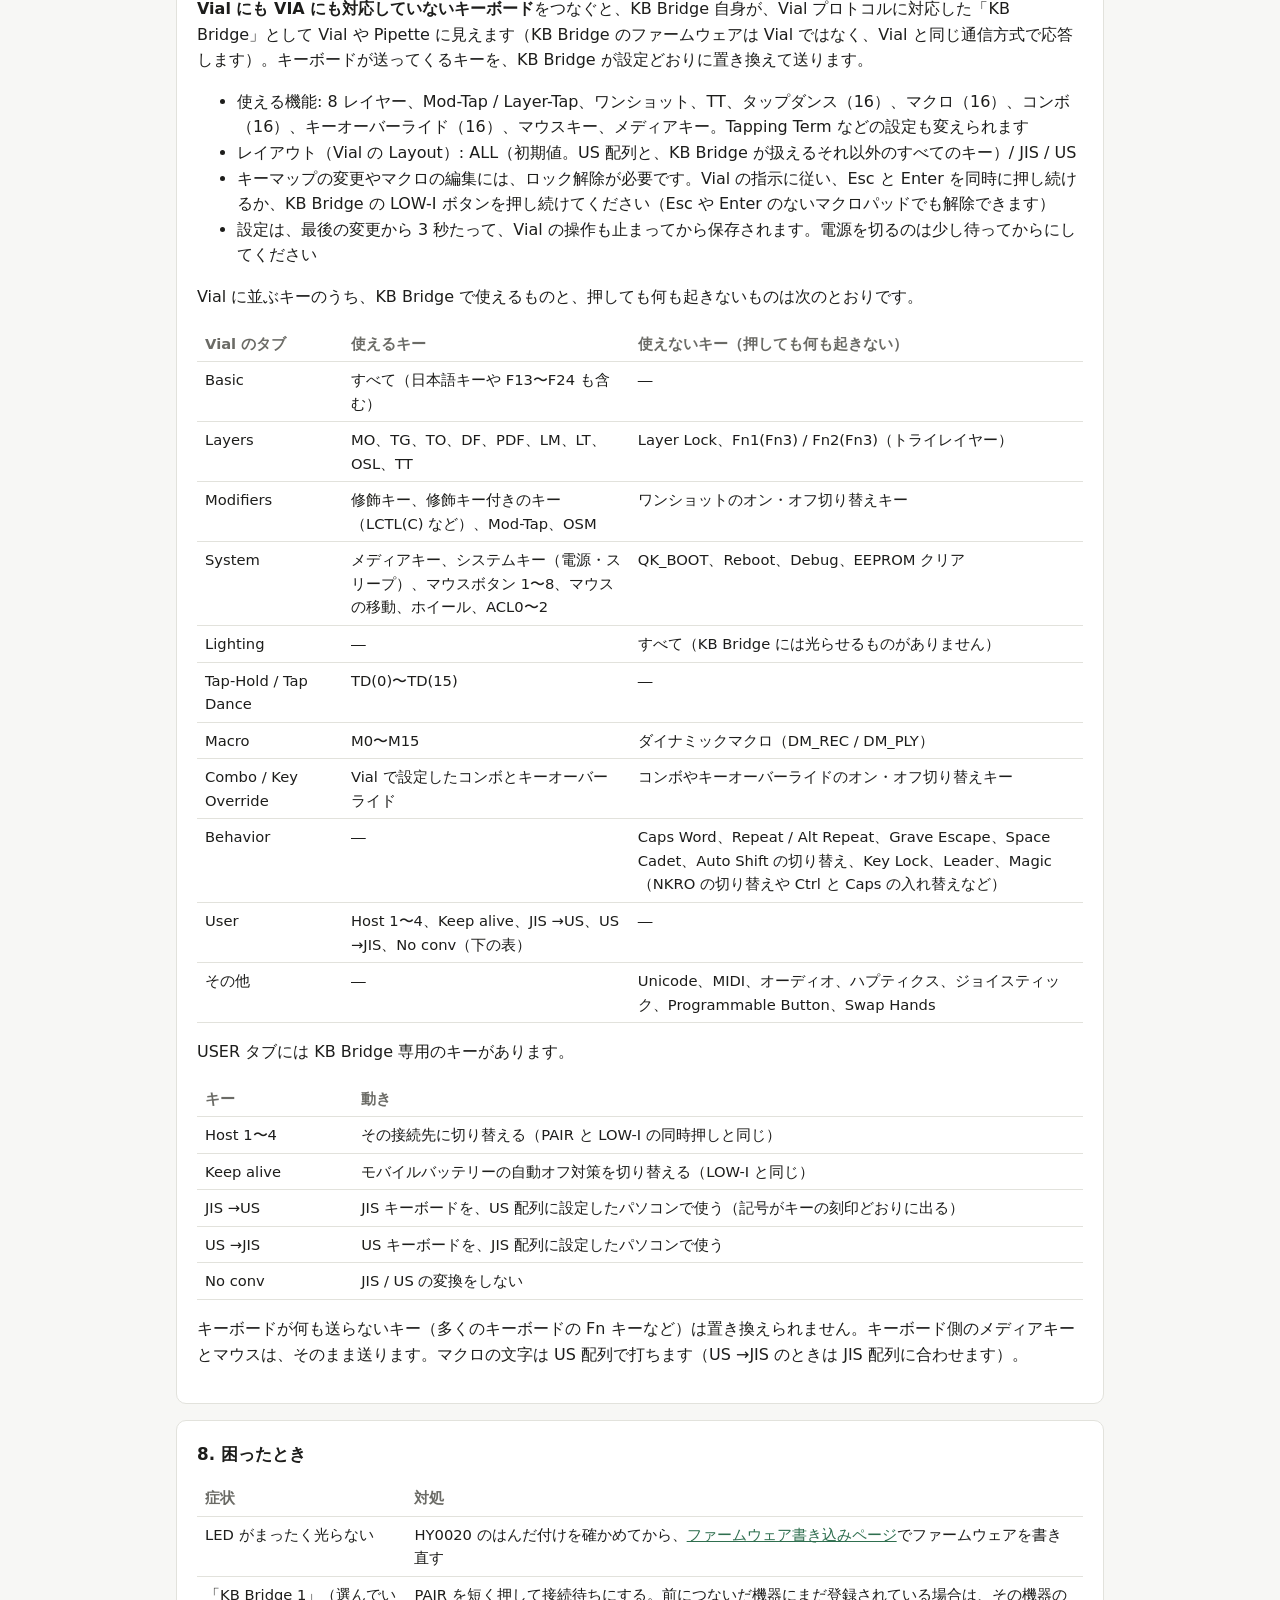
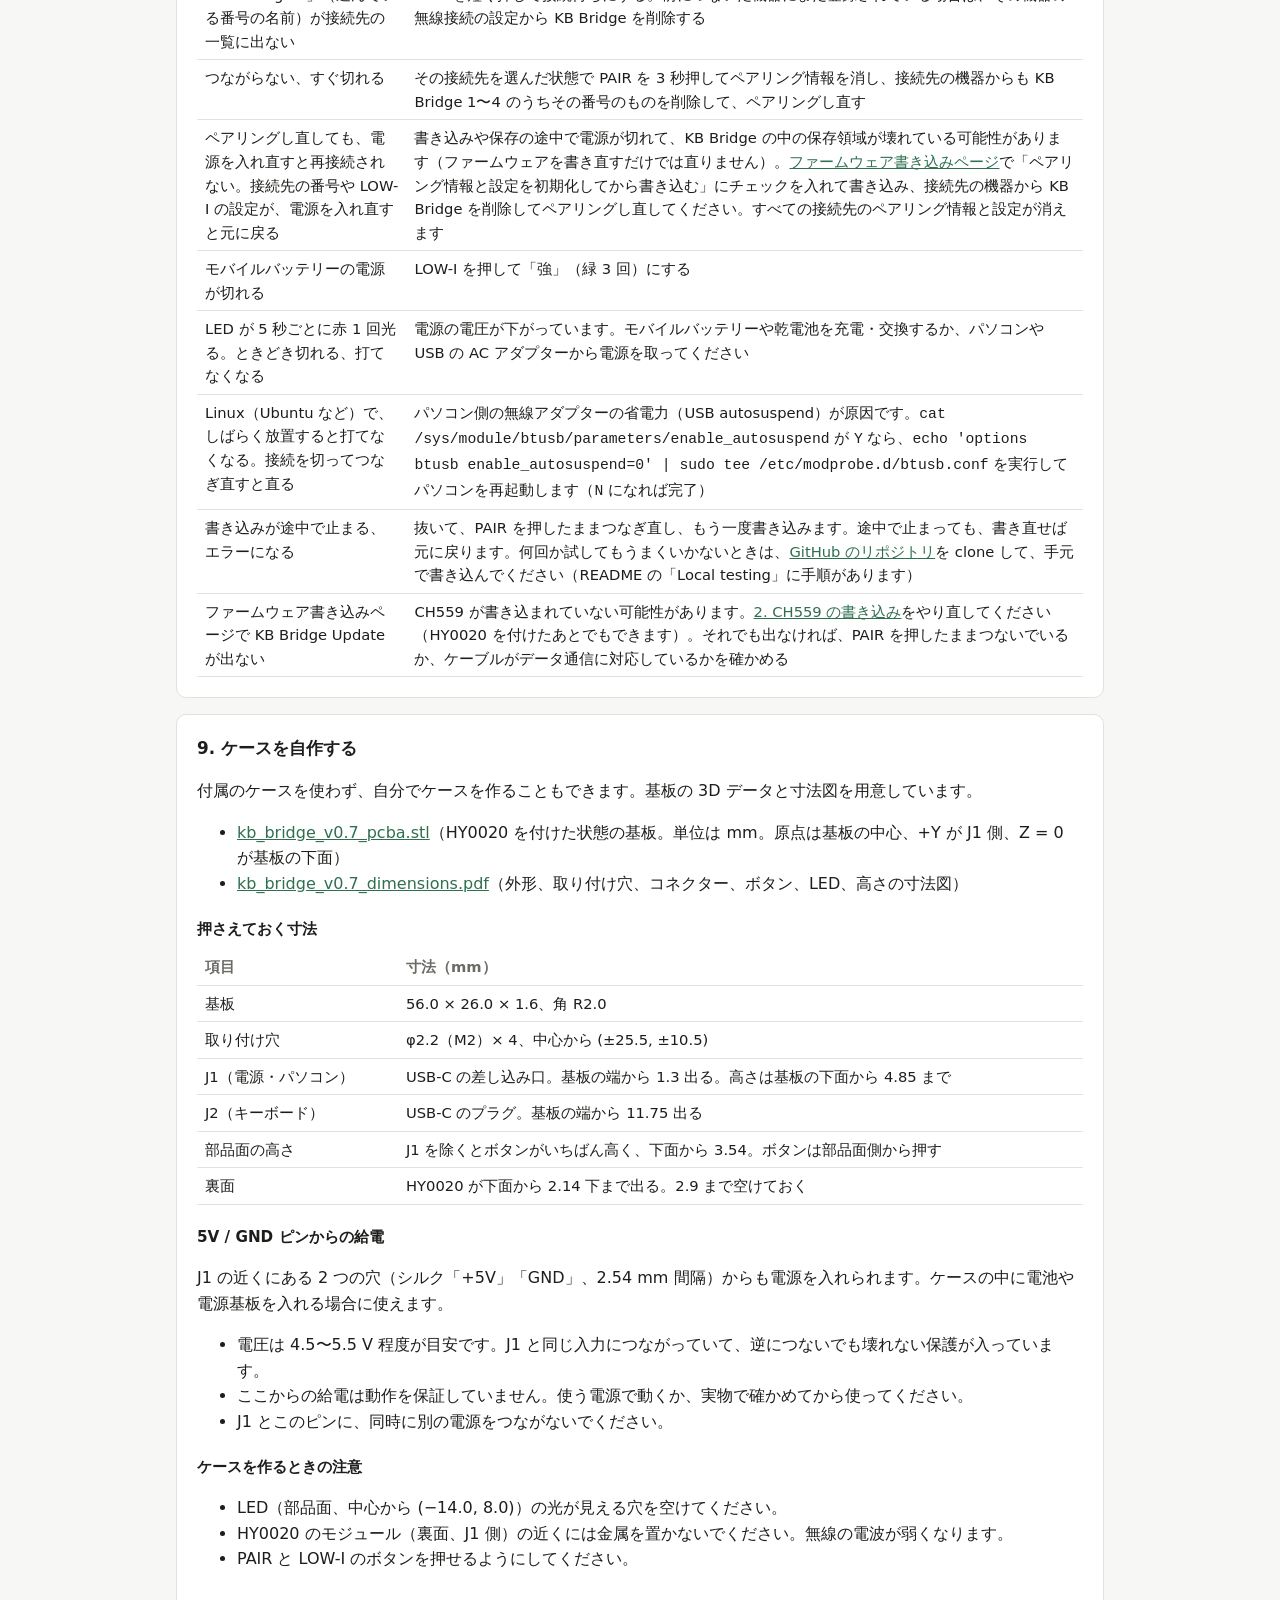
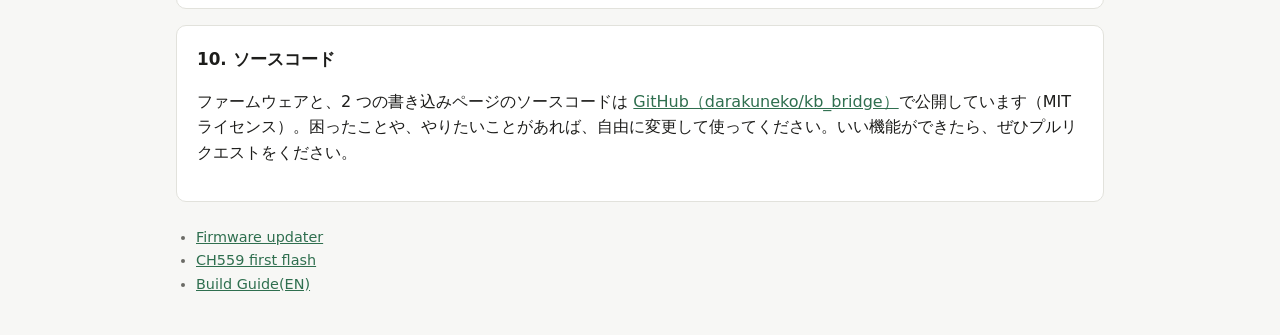
<file: docs/guide_ja.html>
<!doctype html>
<html lang="ja">
<head>
<meta charset="utf-8">
<meta name="viewport" content="width=device-width, initial-scale=1">
<title>KB Bridge Build Guide</title>
<link rel="stylesheet" href="style.css?v=5">
</head>
<body>
<main class="doc">
  <header>
    <h1>KB Bridge ビルドガイド</h1>
    <a href="guide_en.html" lang="en">English</a>
  </header>
  <p class="lead">USB Type-C（USB-C）で有線接続するキーボードを BLE（無線）キーボードにするアダプターです。HY0020（nRF52832 の BLE モジュール）のはんだ付け、ファームウェアの書き込み、ケースの組み立てまでの手順です。</p>
  <nav class="toc">
    <a href="#parts">1. 用意するもの</a>
    <a href="#ch559">2. CH559 の書き込み</a>
    <a href="#solder">3. HY0020 のはんだ付け</a>
    <a href="#firmware">4. ファームウェアの書き込み</a>
    <a href="#check">5. 動作確認</a>
    <a href="#case">6. ケースの組み立て</a>
    <a href="#use">7. 使い方</a>
    <a href="#trouble">8. 困ったとき</a>
    <a href="#custom">9. ケースを自作する</a>
    <a href="#source">10. ソースコード</a>
  </nav>

  <section id="parts">
    <h2>1. 用意するもの</h2>
    <h3>キット内容</h3>
    <table>
      <tr><th>部品</th><th>数</th><th>メモ</th></tr>
      <tr><td>KB Bridge 基板</td><td>1 枚</td><td>HY0020 以外の部品は実装済み。USB チップ（CH559）のファームは手順 2 で書き込む</td></tr>
      <tr><td>細ピンヘッダー</td><td>1 本</td><td>AE-HY0020-DIP を基板に付けるのに使う</td></tr>
      <tr><td>ケース（上・下）</td><td>1 組</td><td>3D プリント。ヒートセットインサートは取り付け済み</td></tr>
      <tr><td>M2 × 8 mm ネジ</td><td>4 本</td><td>ケースを上から留める</td></tr>
    </table>
    <h3>必要な工具</h3>
    <p>はんだごて、はんだ、ニッパー、ジャンパー線（JP1 のショート用。ピンセットなどでも可）、マスキングテープ、USB-C ケーブル（データ通信対応）、パソコン（Chrome か Edge が動くもの）</p>
    <h3>ご自身で用意して頂くパーツ</h3>
    <table>
      <tr><th>部品</th><th>数</th><th>メモ</th></tr>
      <tr><td>AE-HY0020-DIP（秋月電子）</td><td>1 個</td><td>BLE モジュールの DIP 化キット。<a href="https://akizukidenshi.com/catalog/g/g131342/">秋月電子</a>で購入できます</td></tr>
    </table>
  </section>

  <section id="ch559">
    <h2>2. CH559 の書き込み</h2>
    <p><strong>HY0020 をはんだ付けする前に</strong>、USB チップ（CH559）にファームウェアを書き込みます。<a href="ch559.html?lang=ja">CH559 の書き込みページ</a>で、パソコンの Chrome か Edge を使ってください。</p>
    <ol class="steps">
      <li>JP1（シルク「BOOT」）の 2 つの穴を、ジャンパー線の端などでショートしたまま、J1（USB-C の差し込み口）をパソコンにつなぎます。
        <figure class="diagram"><img src="img/buttons.svg" style="max-width:100%;height:auto" alt="部品面の図: JP1（BOOT）の位置"></figure></li>
      <li>ページの「書き込む」を押し、一覧から WCH のデバイス（4348:55E0）を選んで「接続」します。</li>
      <li>「完了」と出たら USB を抜き、JP1 のショートをやめます。</li>
    </ol>
    <p class="muted">Windows では、最初の 1 回だけ Zadig で WinUSB ドライバーを入れる必要があります（CH559 の書き込みページに説明があります）。HY0020 がまだないので、書き込んでも LED は光りません。確かめるなら、PAIR を押しながらつないで、パソコンに「KB Bridge Update」（シリアルポート）が出れば OK です。</p>
  </section>

  <section id="solder">
    <h2>3. HY0020 のはんだ付け</h2>
    <p>向き: AE-HY0020-DIP は基板の<strong>裏面</strong>（部品の少ない面）に、すき間を空けずに直接重ねます。HY0020 のモジュール（金属のふたが付いた部分）を <strong>J1（USB-C の差し込み口、シルク「BATTERY / PC」）側</strong>に向け、裏面のシルクの枠に合わせてください。</p>
    <ol class="steps">
      <li>細ピンヘッダーを<strong>部品面</strong>から KB Bridge 基板と AE-HY0020-DIP の両方に通します。プラスチックの部分は部品面に残ります。
        <figure><img src="img/solder_1.jpg" alt="裏面に AE-HY0020-DIP を重ね、細ピンヘッダーを通した状態" loading="lazy"></figure></li>
      <li>はんだ付けする面の反対側を、マスキングテープで固定します。裏面は AE-HY0020-DIP を、部品面は細ピンヘッダーのプラスチックを押さえます。
        <figure><img src="img/solder_2.jpg" alt="裏面: AE-HY0020-DIP をマスキングテープで固定" loading="lazy"><img src="img/solder_3.jpg" alt="部品面: 細ピンヘッダーをマスキングテープで固定" loading="lazy"></figure></li>
      <li>裏面（AE-HY0020-DIP 側）をはんだ付けします。はみ出たピンはニッパーで切り、はんだを整えます。
        <figure><img src="img/solder_4.jpg" alt="裏面をはんだ付けした状態" loading="lazy"><img src="img/solder_5.jpg" alt="裏面のピンを切って整えた状態" loading="lazy"></figure></li>
      <li>部品面のピンを、プラスチックごとニッパーで切ります。ケースに当たらないよう、突き出しは <strong>2 mm 以下</strong>にします。
        <figure><img src="img/solder_6.jpg" alt="部品面のピンをプラスチックごとニッパーで切る" loading="lazy"><img src="img/solder_7.jpg" alt="ピンを切っているところ" loading="lazy"></figure></li>
      <li>部品面もはんだ付けします。<strong>両面とも</strong>はんだ付けが必要です。
        <figure><img src="img/solder_8.jpg" alt="部品面をはんだ付けした状態" loading="lazy"></figure></li>
    </ol>
    <p class="muted">モジュールの上（裏面）は、ケースに入れると空の側を向きます。BLE の電波の通りを良くするための配置です。</p>
  </section>

  <section id="firmware">
    <h2>4. ファームウェアの書き込み</h2>
    <p><a href="./?lang=ja">ファームウェア書き込みページ</a>で書き込みます。パソコンの Chrome か Edge を使ってください。</p>
    <ol class="steps">
      <li><strong>PAIR ボタンを押したまま</strong>、J1（USB-C の差し込み口）をパソコンにつなぎます。つないだらボタンは離してかまいません。</li>
      <li>ページの「書き込む」を押し、一覧から「KB Bridge Update」を選んで「接続」します。</li>
      <li>「完了」と出たら USB を抜き、PAIR を押さずにつなぎ直します。</li>
    </ol>
    <p class="muted">最初の起動で数秒、LED が赤と緑の交互に点滅することがあります。USB チップ（CH559）のファームを合わせて書き換えている合図なので、そのまま待ってください。以後の更新も同じ手順です。</p>
  </section>

  <section id="check">
    <h2>5. 動作確認</h2>
    <ol class="steps">
      <li>PAIR を押さずに J1 を USB 電源（パソコンかモバイルバッテリー）につなぎます。LED が 1 秒ごとに緑に短く光れば、接続待ちです。</li>
      <li>パソコンやスマートフォンの無線接続の設定（ペアリングの画面）で「KB Bridge 1」を選んでペアリングします。つながると LED が 2 秒間緑に光ります。</li>
      <li>キーボードを J2（USB-C のプラグ）に挿します。約 2 秒でキーボードが使えるようになります。</li>
    </ol>
  </section>

  <section id="case">
    <h2>6. ケースの組み立て</h2>
    <ol class="steps">
      <li>基板を下ケースに置きます。J1 と J2 の位置を開口に合わせます。</li>
      <li>上ケースをかぶせ、付属の M2 × 8 mm のネジ 4 本で留めます。締めすぎないでください。
        <figure><img src="img/case_1.jpg" alt="ネジ止めしたケース。ネジ 4 本と LED の穴がある面" loading="lazy"></figure></li>
    </ol>
    <p class="muted">使うときは、平らな面（下ケースの底）が上になります。PAIR と LOW-I は、ケースに入れたまま上から押せます。</p>
    <figure><img src="img/case_2.jpg" alt="使うときの向き: 平らな面が上" loading="lazy"></figure>
    <h3>Tips: コネクターの補強</h3>
    <p>キーボードをつなぐ J2（USB-C のプラグ）には力がかかりやすいので、もげてしまうのが心配な場合は、根元を接着剤やエポキシで固めてもかまいません。ただし、盛りすぎるとケースに収まらなくなるので注意してください。</p>
    <figure><img src="img/epoxy_1.jpg" alt="部品面: J2 の根元をエポキシで固めた例" loading="lazy"><img src="img/epoxy_2.jpg" alt="裏面: J2 の根元をエポキシで固めた例" loading="lazy"></figure>
  </section>

  <section id="use">
    <h2>7. 使い方</h2>
    <h3>ボタン</h3>
    <p>PAIR と LOW-I は、ケースに入れたまま上から押せます。位置は下の図のとおりです。</p>
    <figure class="diagram"><img src="img/buttons.svg" style="max-width:100%;height:auto" alt="部品面の図: PAIR と LOW-I のボタン、JP1（BOOT）の位置"></figure>
    <table>
      <tr><th>ボタン</th><th>操作</th><th>動作</th></tr>
      <tr><td>PAIR</td><td>短く押す</td><td>接続待ちを始める（別の機器とつなぐとき）</td></tr>
      <tr><td>PAIR</td><td>3 秒押す</td><td>今選んでいる接続先のペアリング情報を消す（LED 赤 3 回）</td></tr>
      <tr><td>PAIR</td><td>押しながら USB をつなぐ</td><td>ファームウェアの書き込みモード</td></tr>
      <tr><td>LOW-I</td><td>短く押して離す（3 秒未満）</td><td>自動オフ対策を 弱 → 強 → なし の順に切り替え（設定は保存される。初期値は弱。LED 緑 2 回 = 弱、緑 3 回 = 強、赤 2 回 = なし）</td></tr>
      <tr><td>LOW-I</td><td>押し続ける（Vial のロック解除を求められたとき）</td><td>ロック解除（約 5 秒）。3 秒以上押してから離したときは、自動オフ対策は切り替わりません</td></tr>
      <tr><td>LOW-I</td><td>押す（自動で電源オフになっているとき）</td><td>起動する（キーボードの抜き挿しでも起動します）</td></tr>
      <tr><td>PAIR と LOW-I</td><td>同時に押して離す</td><td>次の接続先に切り替え（1 → 2 → 3 → 4 → 1。LED 緑が番号の回数）</td></tr>
      <tr><td>PAIR と LOW-I</td><td>同時に 3 秒押す</td><td>すべての接続先のペアリング情報を消す（LED 赤 5 回）</td></tr>
    </table>
    <h3>接続先の切り替え</h3>
    <p>4 台までの機器とペアリングして、ボタンで切り替えられます。PAIR と LOW-I を同時に押して離すと次の接続先に切り替わり、LED が番号の回数だけ緑に光ります。選んだ接続先は保存され、電源を入れ直してもそのままです。</p>
    <p>接続先ごとに別の機器として見え、機器の一覧には「KB Bridge 1」〜「KB Bridge 4」と出ます。新しい機器をつなぐときは、空いている番号に切り替えてからその名前とペアリングします。選んでいない番号の機器が勝手につながることはありません。</p>
    <h3>電源</h3>
    <p>J1 に USB の電源をつなぎます。キーボードの電源も KB Bridge から出します。</p>
    <ul>
      <li><strong>パソコンや USB の AC アダプター</strong>: 電圧が安定していて、自動で切れることもありません。安定して使いたいときはこちらがおすすめです（自動オフ対策は「なし」で構いません）。</li>
      <li><strong>モバイルバッテリーや乾電池</strong>: 持ち運べますが、残りが少なくなると電圧が下がったり、モバイルバッテリーが自動で電源を切ったりします。LED が 5 秒ごとに赤 1 回光るときは、電源の電圧が下がっています。</li>
    </ul>
    <h3>モバイルバッテリーの自動オフ対策（LOW-I）</h3>
    <p>KB Bridge は待機中の電流がとても小さいので、モバイルバッテリーが「使われていない」と判断して電源を切ることがあります。自動オフ対策は、定期的に短く電流を流して、それを防ぎます。</p>
    <table>
      <tr><th>設定</th><th>LED</th><th>内容</th></tr>
      <tr><td>弱（初期値）</td><td>緑 2 回</td><td>10 秒ごとに 50 ms。平均 約 0.75 mA。まずはこれで</td></tr>
      <tr><td>強</td><td>緑 3 回</td><td>5 秒ごとに 200 ms。平均 約 6 mA。弱で切れるバッテリー向け</td></tr>
      <tr><td>なし</td><td>赤 2 回</td><td>パソコンや、自動オフのない電源で使うとき</td></tr>
    </table>
    <h3>LED</h3>
    <table>
      <tr><th>表示</th><th>意味</th></tr>
      <tr><td>1 秒ごとに緑</td><td>接続待ち</td></tr>
      <tr><td>緑 2 秒</td><td>つながった</td></tr>
      <tr><td>2 秒ごとに赤</td><td>つながっているが、キーボードがない</td></tr>
      <tr><td>赤と緑の交互</td><td>USB チップのファームを更新中</td></tr>
      <tr><td>赤の速い点滅</td><td>USB チップの異常（ファームを書き直す）</td></tr>
      <tr><td>5 秒ごとに赤 1 回</td><td>電源の電圧が低い（4.5 V 未満）</td></tr>
    </table>
    <h3>消費電流（参考）</h3>
    <p>キーボードの電源も KB Bridge から出すので、電池の持ちはほとんどキーボード次第です。一般的な有線キーボードは無線キーボードのような省電力設計ではないため、通常の無線キーボードより電池の減りが早くなります。下は 5 V の USB 電流チェッカーで測った例です。</p>
    <table>
      <tr><th>状態</th><th>電流</th></tr>
      <tr><td>KB Bridge 単体（キーボードなし、自動オフ対策なし）</td><td>チェッカーの表示は 0.00 A（1 mA 未満）</td></tr>
      <tr><td>キーボードをつないで打っているとき</td><td><a href="https://booth.pm/ja/items/5647687">Kawasaki16</a>（STM32L432、LED なし）の場合で 約 11 mA。<br>使用するキーボードで変わります。</td></tr>
      <tr><td>自動オフ対策「弱」</td><td>平均 約 0.75 mA 増える</td></tr>
      <tr><td>自動オフ対策「強」</td><td>平均 約 6 mA 増える</td></tr>
    </table>
    <p class="muted">RGB などで光るキーボードは、これよりずっと多く流れます。入力がないとキーボードは 2 分で USB サスペンドになり、省電力に対応したキーボード（QMK の <code>rgb_matrix.sleep</code> など）なら、その間の電流が大きく下がります。</p>
    <h3>自動の電源オフ</h3>
    <p>10 分間どの機器ともつながらないと、KB Bridge は電源オフ（LED も消えます）になり、つないでいるキーボードの電源も切れます。<strong>LOW-I を押す</strong>か、<strong>キーボードを抜き挿しする</strong>と起動して、接続待ちに戻ります（起こすために押した LOW-I では、自動オフ対策の設定は変わりません）。PAIR では起動しません。</p>
    <p class="muted">モバイルバッテリーで使っている場合、電源オフ中は自動オフ対策も止まるので、バッテリー側の電源も切れることがあります。そのときはバッテリー側を入れ直してください。</p>
    <h3>制限</h3>
    <ul>
      <li>同時につながるのは 1 台の機器だけです。4 台までペアリングしておき、PAIR と LOW-I の同時押しで切り替えます。</li>
      <li>キーボードは 1 台を J2 に直接つなぎます。USB ハブを挟む使い方はできません。USB ハブを内蔵したキーボードは動作未確認で、動かない可能性が高いです。</li>
      <li>同時押しは 6 キーまでです（キーボードが NKRO でも、BLE では 6KRO で送ります）。</li>
      <li>動作を確認した接続先は iPhone、macOS、Ubuntu です。Windows と Android は確認していません。</li>
      <li>KB Bridge でのキーの入れ替えは、Vial にも VIA にも対応していないキーボードをつないだときだけ使えます（下の「Vial」の対応表）。</li>
    </ul>
    <h3>Vial</h3>
    <p>キーマップをどこで変更するかは、つなぐキーボードによって変わります。</p>
    <table>
      <tr><th>キーボード</th><th>KB Bridge の動き</th><th>キーマップの変更</th></tr>
      <tr><td>Vial 対応</td><td>キーボードのキーマップのまま送ります</td><td>キーボード側の Vial で変更します。USB で直接つないでも、KB Bridge 経由の無線でも変更できます</td></tr>
      <tr><td>VIA 対応</td><td>キーボードのキーマップのまま送ります（未確認）</td><td>キーボードを USB で直接つないで、VIA で変更します。KB Bridge 経由の無線では変更できません</td></tr>
      <tr><td>どちらにも対応していない（市販のキーボードなど）</td><td>何も変更しなければ、キーボードのキーマップのまま送ります。変更すると、KB Bridge のキーマップで置き換えて送ります</td><td>KB Bridge 経由の無線で、Vial や Pipette を使って変更します（ファームウェア 0.5.5 以降）</td></tr>
    </table>
    <p><b>Vial 対応のキーボード</b>を KB Bridge 経由の無線で設定すると、反応が遅くなります。設定するときは、キーボードを USB ケーブルでパソコンに直接つなぐのがおすすめです。</p>
    <p><b>Vial にも VIA にも対応していないキーボード</b>をつなぐと、KB Bridge 自身が、Vial プロトコルに対応した「KB Bridge」として Vial や Pipette に見えます（KB Bridge のファームウェアは Vial ではなく、Vial と同じ通信方式で応答します）。キーボードが送ってくるキーを、KB Bridge が設定どおりに置き換えて送ります。</p>
    <ul>
      <li>使える機能: 8 レイヤー、Mod-Tap / Layer-Tap、ワンショット、TT、タップダンス（16）、マクロ（16）、コンボ（16）、キーオーバーライド（16）、マウスキー、メディアキー。Tapping Term などの設定も変えられます</li>
      <li>レイアウト（Vial の Layout）: ALL（初期値。US 配列と、KB Bridge が扱えるそれ以外のすべてのキー）/ JIS / US</li>
      <li>キーマップの変更やマクロの編集には、ロック解除が必要です。Vial の指示に従い、Esc と Enter を同時に押し続けるか、KB Bridge の LOW-I ボタンを押し続けてください（Esc や Enter のないマクロパッドでも解除できます）</li>
      <li>設定は、最後の変更から 3 秒たって、Vial の操作も止まってから保存されます。電源を切るのは少し待ってからにしてください</li>
    </ul>
    <p>Vial に並ぶキーのうち、KB Bridge で使えるものと、押しても何も起きないものは次のとおりです。</p>
    <table>
      <tr><th>Vial のタブ</th><th>使えるキー</th><th>使えないキー（押しても何も起きない）</th></tr>
      <tr><td>Basic</td><td>すべて（日本語キーや F13〜F24 も含む）</td><td>―</td></tr>
      <tr><td>Layers</td><td>MO、TG、TO、DF、PDF、LM、LT、OSL、TT</td><td>Layer Lock、Fn1(Fn3) / Fn2(Fn3)（トライレイヤー）</td></tr>
      <tr><td>Modifiers</td><td>修飾キー、修飾キー付きのキー（LCTL(C) など）、Mod-Tap、OSM</td><td>ワンショットのオン・オフ切り替えキー</td></tr>
      <tr><td>System</td><td>メディアキー、システムキー（電源・スリープ）、マウスボタン 1〜8、マウスの移動、ホイール、ACL0〜2</td><td>QK_BOOT、Reboot、Debug、EEPROM クリア</td></tr>
      <tr><td>Lighting</td><td>―</td><td>すべて（KB Bridge には光らせるものがありません）</td></tr>
      <tr><td>Tap-Hold / Tap Dance</td><td>TD(0)〜TD(15)</td><td>―</td></tr>
      <tr><td>Macro</td><td>M0〜M15</td><td>ダイナミックマクロ（DM_REC / DM_PLY）</td></tr>
      <tr><td>Combo / Key Override</td><td>Vial で設定したコンボとキーオーバーライド</td><td>コンボやキーオーバーライドのオン・オフ切り替えキー</td></tr>
      <tr><td>Behavior</td><td>―</td><td>Caps Word、Repeat / Alt Repeat、Grave Escape、Space Cadet、Auto Shift の切り替え、Key Lock、Leader、Magic（NKRO の切り替えや Ctrl と Caps の入れ替えなど）</td></tr>
      <tr><td>User</td><td>Host 1〜4、Keep alive、JIS →US、US →JIS、No conv（下の表）</td><td>―</td></tr>
      <tr><td>その他</td><td>―</td><td>Unicode、MIDI、オーディオ、ハプティクス、ジョイスティック、Programmable Button、Swap Hands</td></tr>
    </table>
    <p>USER タブには KB Bridge 専用のキーがあります。</p>
    <table>
      <tr><th>キー</th><th>動き</th></tr>
      <tr><td>Host 1〜4</td><td>その接続先に切り替える（PAIR と LOW-I の同時押しと同じ）</td></tr>
      <tr><td>Keep alive</td><td>モバイルバッテリーの自動オフ対策を切り替える（LOW-I と同じ）</td></tr>
      <tr><td>JIS →US</td><td>JIS キーボードを、US 配列に設定したパソコンで使う（記号がキーの刻印どおりに出る）</td></tr>
      <tr><td>US →JIS</td><td>US キーボードを、JIS 配列に設定したパソコンで使う</td></tr>
      <tr><td>No conv</td><td>JIS / US の変換をしない</td></tr>
    </table>
    <p>キーボードが何も送らないキー（多くのキーボードの Fn キーなど）は置き換えられません。キーボード側のメディアキーとマウスは、そのまま送ります。マクロの文字は US 配列で打ちます（US →JIS のときは JIS 配列に合わせます）。</p>
  </section>

  <section id="trouble">
    <h2>8. 困ったとき</h2>
    <table>
      <tr><th>症状</th><th>対処</th></tr>
      <tr><td>LED がまったく光らない</td><td>HY0020 のはんだ付けを確かめてから、<a href="./?lang=ja">ファームウェア書き込みページ</a>でファームウェアを書き直す</td></tr>
      <tr><td>「KB Bridge 1」（選んでいる番号の名前）が接続先の一覧に出ない</td><td>PAIR を短く押して接続待ちにする。前につないだ機器にまだ登録されている場合は、その機器の無線接続の設定から KB Bridge を削除する</td></tr>
      <tr><td>つながらない、すぐ切れる</td><td>その接続先を選んだ状態で PAIR を 3 秒押してペアリング情報を消し、接続先の機器からも KB Bridge 1〜4 のうちその番号のものを削除して、ペアリングし直す</td></tr>
      <tr><td>ペアリングし直しても、電源を入れ直すと再接続されない。接続先の番号や LOW-I の設定が、電源を入れ直すと元に戻る</td><td>書き込みや保存の途中で電源が切れて、KB Bridge の中の保存領域が壊れている可能性があります（ファームウェアを書き直すだけでは直りません）。<a href="./?lang=ja">ファームウェア書き込みページ</a>で「ペアリング情報と設定を初期化してから書き込む」にチェックを入れて書き込み、接続先の機器から KB Bridge を削除してペアリングし直してください。すべての接続先のペアリング情報と設定が消えます</td></tr>
      <tr><td>モバイルバッテリーの電源が切れる</td><td>LOW-I を押して「強」（緑 3 回）にする</td></tr>
      <tr><td>LED が 5 秒ごとに赤 1 回光る。ときどき切れる、打てなくなる</td><td>電源の電圧が下がっています。モバイルバッテリーや乾電池を充電・交換するか、パソコンや USB の AC アダプターから電源を取ってください</td></tr>
      <tr><td>Linux（Ubuntu など）で、しばらく放置すると打てなくなる。接続を切ってつなぎ直すと直る</td><td>パソコン側の無線アダプターの省電力（USB autosuspend）が原因です。<code>cat /sys/module/btusb/parameters/enable_autosuspend</code> が <code>Y</code> なら、<code>echo 'options btusb enable_autosuspend=0' | sudo tee /etc/modprobe.d/btusb.conf</code> を実行してパソコンを再起動します（<code>N</code> になれば完了）</td></tr>
      <tr><td>書き込みが途中で止まる、エラーになる</td><td>抜いて、PAIR を押したままつなぎ直し、もう一度書き込みます。途中で止まっても、書き直せば元に戻ります。何回か試してもうまくいかないときは、<a href="https://github.com/darakuneko/kb_bridge">GitHub のリポジトリ</a>を clone して、手元で書き込んでください（README の「Local testing」に手順があります）</td></tr>
      <tr><td>ファームウェア書き込みページで KB Bridge Update が出ない</td><td>CH559 が書き込まれていない可能性があります。<a href="#ch559">2. CH559 の書き込み</a>をやり直してください（HY0020 を付けたあとでもできます）。それでも出なければ、PAIR を押したままつないでいるか、ケーブルがデータ通信に対応しているかを確かめる</td></tr>
    </table>
  </section>

  <section id="custom">
    <h2>9. ケースを自作する</h2>
    <p>付属のケースを使わず、自分でケースを作ることもできます。基板の 3D データと寸法図を用意しています。</p>
    <ul>
      <li><a href="hardware/kb_bridge_v0.7_pcba.stl" download>kb_bridge_v0.7_pcba.stl</a>（HY0020 を付けた状態の基板。単位は mm。原点は基板の中心、+Y が J1 側、Z = 0 が基板の下面）</li>
      <li><a href="hardware/kb_bridge_v0.7_dimensions.pdf">kb_bridge_v0.7_dimensions.pdf</a>（外形、取り付け穴、コネクター、ボタン、LED、高さの寸法図）</li>
    </ul>
    <h3>押さえておく寸法</h3>
    <table>
      <tr><th>項目</th><th>寸法（mm）</th></tr>
      <tr><td>基板</td><td>56.0 × 26.0 × 1.6、角 R2.0</td></tr>
      <tr><td>取り付け穴</td><td>φ2.2（M2）× 4、中心から (±25.5, ±10.5)</td></tr>
      <tr><td>J1（電源・パソコン）</td><td>USB-C の差し込み口。基板の端から 1.3 出る。高さは基板の下面から 4.85 まで</td></tr>
      <tr><td>J2（キーボード）</td><td>USB-C のプラグ。基板の端から 11.75 出る</td></tr>
      <tr><td>部品面の高さ</td><td>J1 を除くとボタンがいちばん高く、下面から 3.54。ボタンは部品面側から押す</td></tr>
      <tr><td>裏面</td><td>HY0020 が下面から 2.14 下まで出る。2.9 まで空けておく</td></tr>
    </table>
    <h3>5V / GND ピンからの給電</h3>
    <p>J1 の近くにある 2 つの穴（シルク「+5V」「GND」、2.54 mm 間隔）からも電源を入れられます。ケースの中に電池や電源基板を入れる場合に使えます。</p>
    <ul>
      <li>電圧は 4.5〜5.5 V 程度が目安です。J1 と同じ入力につながっていて、逆につないでも壊れない保護が入っています。</li>
      <li>ここからの給電は動作を保証していません。使う電源で動くか、実物で確かめてから使ってください。</li>
      <li>J1 とこのピンに、同時に別の電源をつながないでください。</li>
    </ul>
    <h3>ケースを作るときの注意</h3>
    <ul>
      <li>LED（部品面、中心から (−14.0, 8.0)）の光が見える穴を空けてください。</li>
      <li>HY0020 のモジュール（裏面、J1 側）の近くには金属を置かないでください。無線の電波が弱くなります。</li>
      <li>PAIR と LOW-I のボタンを押せるようにしてください。</li>
    </ul>
  </section>

  <section id="source">
    <h2>10. ソースコード</h2>
    <p>ファームウェアと、2 つの書き込みページのソースコードは <a href="https://github.com/darakuneko/kb_bridge">GitHub（darakuneko/kb_bridge）</a>で公開しています（MIT ライセンス）。困ったことや、やりたいことがあれば、自由に変更して使ってください。いい機能ができたら、ぜひプルリクエストをください。</p>
  </section>

  <footer class="muted">
    <ul class="links">
      <li><a href="./?lang=ja">Firmware updater</a></li>
      <li><a href="ch559.html?lang=ja">CH559 first flash</a></li>
      <li><a href="guide_en.html">Build Guide(EN)</a></li>
    </ul>
  </footer>
</main>
</body>
</html>
</file>
<file: docs/style.css>
:root {
  --bg: #f7f7f5;
  --card: #ffffff;
  --text: #1d1d1b;
  --muted: #6b6b66;
  --line: #e2e2dc;
  --accent: #2f6f4f;
  --accent-text: #ffffff;
  --error: #b3261e;
  --ok: #2f6f4f;
}
@media (prefers-color-scheme: dark) {
  :root {
    --bg: #161615;
    --card: #20201e;
    --text: #ecece8;
    --muted: #a3a39c;
    --line: #34342f;
    --accent: #5fb98a;
    --accent-text: #0e1a13;
    --error: #f2857c;
    --ok: #5fb98a;
  }
}
* { box-sizing: border-box; }
body {
  margin: 0;
  background: var(--bg);
  color: var(--text);
  font: 16px/1.6 system-ui, -apple-system, "Hiragino Sans", "Noto Sans JP", sans-serif;
}
img { max-width: 100%; height: auto; }
main { max-width: 640px; margin: 0 auto; padding: 32px 16px 48px; }
header { display: flex; align-items: baseline; justify-content: space-between; gap: 16px; }
h1 { font-size: 1.6rem; margin: 0; }
h2 { font-size: 1.05rem; margin: 0 0 12px; }
.lead { color: var(--muted); }
section {
  background: var(--card);
  border: 1px solid var(--line);
  border-radius: 10px;
  padding: 20px;
  margin: 16px 0;
}
.field { display: grid; grid-template-columns: 9em 1fr; align-items: center; gap: 8px; margin: 8px 0; }
select, input[type=file] { font: inherit; color: inherit; }
select { padding: 6px 8px; border: 1px solid var(--line); border-radius: 6px; background: var(--bg); width: 100%; }
details { margin-top: 12px; }
.check { display: flex; gap: 8px; align-items: baseline; margin-top: 12px; font-weight: 600; }
.check + .muted { margin-top: 4px; }
summary { cursor: pointer; color: var(--muted); }
.steps { padding-left: 1.4em; margin: 0 0 16px; }
.steps li { margin: 6px 0; }
button { font: inherit; cursor: pointer; }
.primary {
  background: var(--accent);
  color: var(--accent-text);
  border: 0;
  border-radius: 8px;
  padding: 10px 20px;
  font-weight: 600;
}
.primary:disabled { opacity: 0.5; cursor: default; }
.link { background: none; border: 0; color: var(--muted); text-decoration: underline; padding: 0; }
.muted { color: var(--muted); font-size: 0.9rem; }
.notice { border-radius: 8px; padding: 12px 16px; margin: 16px 0; }
.notice.error { border: 1px solid var(--error); color: var(--error); }
.bar { height: 10px; background: var(--line); border-radius: 5px; overflow: hidden; }
#barfill { height: 100%; width: 0; background: var(--accent); transition: width 0.2s; }
.status { margin: 12px 0 0; white-space: pre-line; }
.status.error { color: var(--error); }
.status.ok { color: var(--ok); font-weight: 600; }
footer { margin-top: 24px; }
.links { margin: 8px 0 0; padding-left: 20px; }
a { color: var(--accent); }
@media (max-width: 480px) {
  .field { grid-template-columns: 1fr; gap: 4px; }
}
.doc h3 { font-size: 0.95rem; margin: 20px 0 8px; }
.toc { display: flex; flex-wrap: wrap; gap: 6px 16px; margin: 16px 0; font-size: 0.9rem; }
table { width: 100%; border-collapse: collapse; font-size: 0.92rem; }
th, td { text-align: left; vertical-align: top; padding: 6px 8px; border-bottom: 1px solid var(--line); }
th { color: var(--muted); font-weight: 600; }
.doc section { overflow-x: auto; }
/* guides: wider than the updater pages, so long tables do not wrap every few characters */
main.doc { max-width: 960px; }
@media (min-width: 600px) { .doc td:first-child { min-width: 9em; } }

figure { margin: 8px 0 16px; display: flex; flex-wrap: wrap; gap: 8px; }
figure img { width: calc(50% - 4px); min-width: 240px; flex: 1 1 240px; height: auto; border-radius: 6px; }
figure.diagram img { width: 100%; max-width: 560px; min-width: 0; background: #fff; border: 1px solid #ddd; }
</file>
